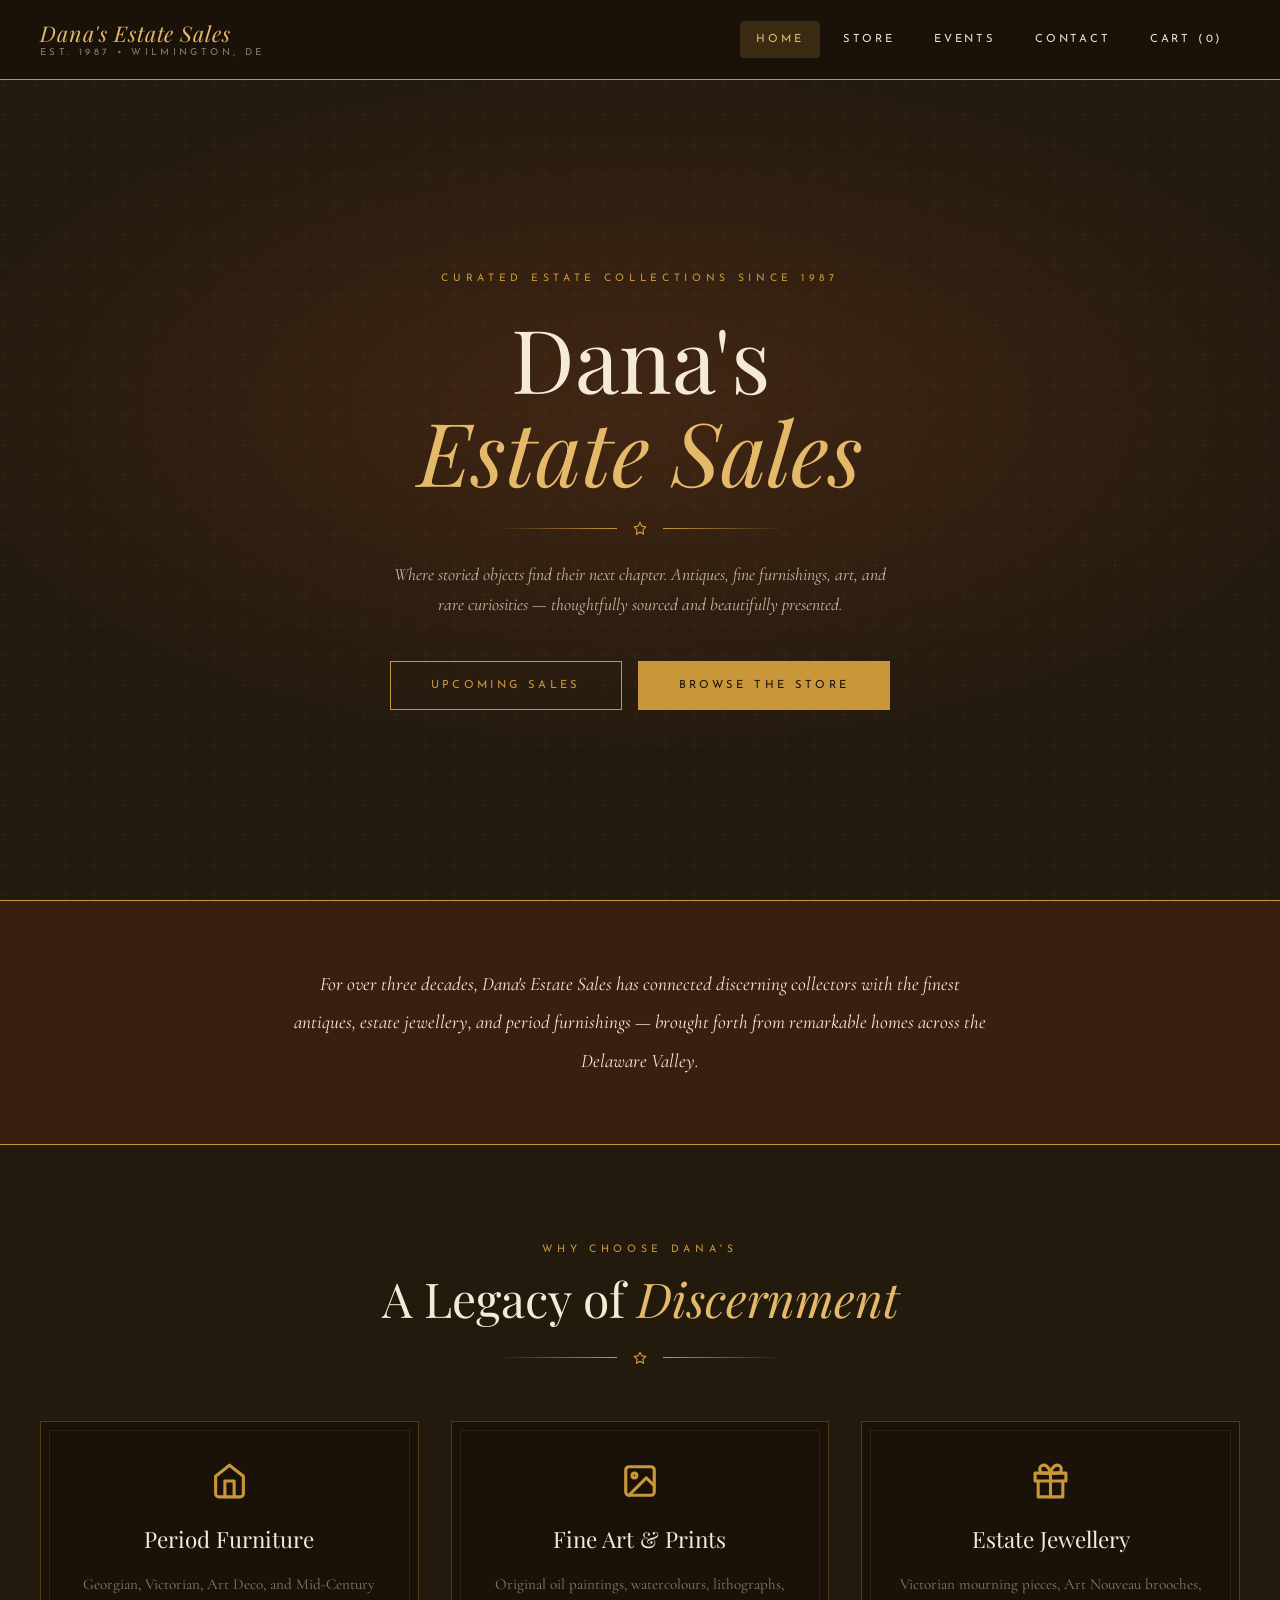
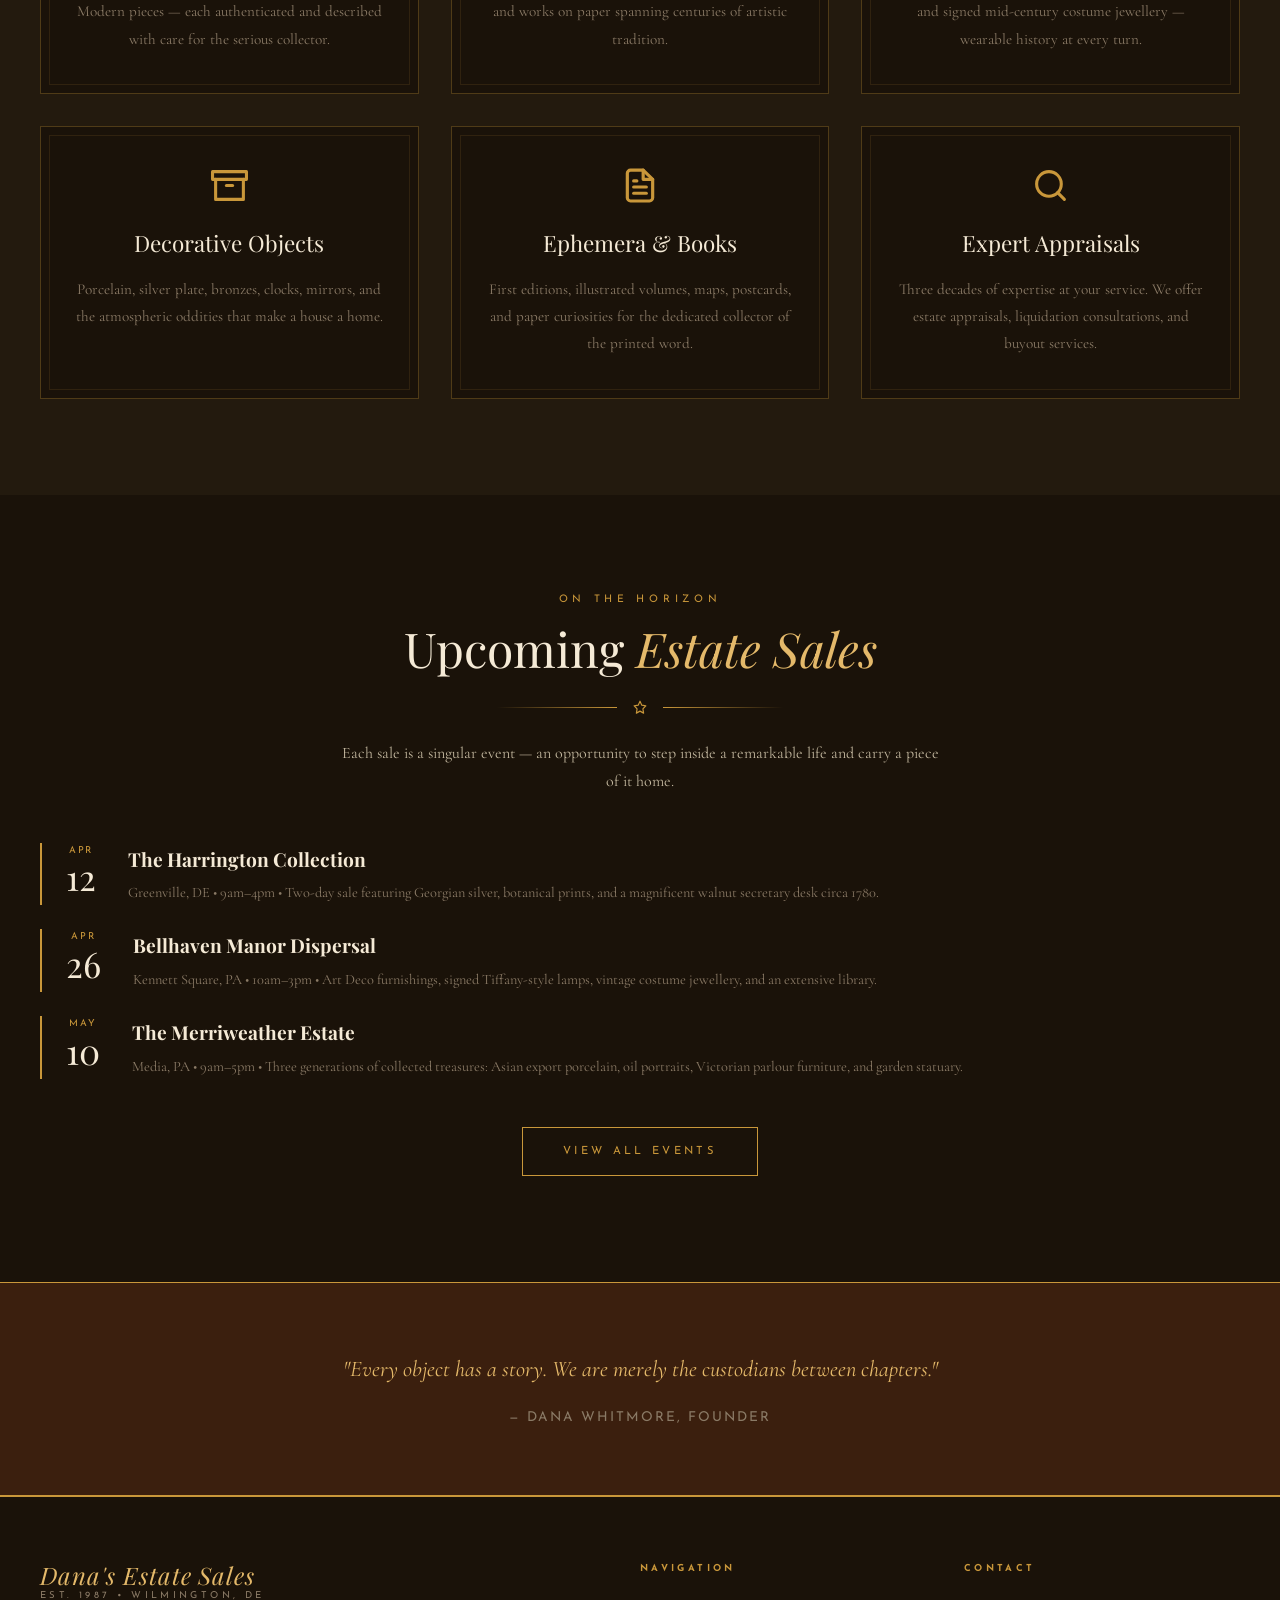
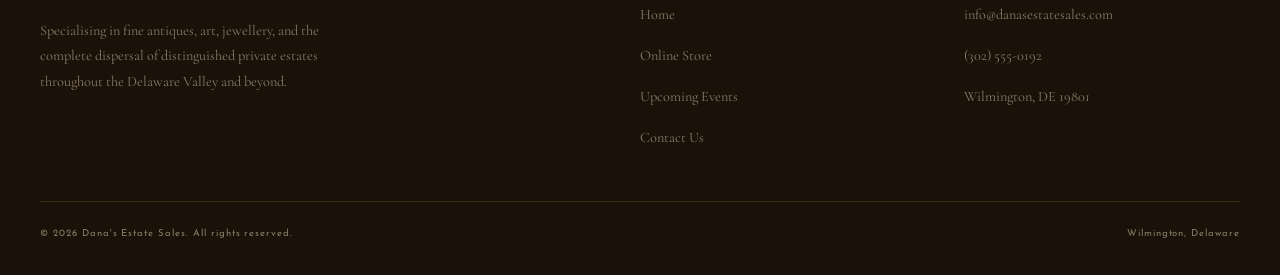
<file: index.html>
<!DOCTYPE html>
<html lang="en">
<head>
  <meta charset="UTF-8" />
  <meta name="viewport" content="width=device-width, initial-scale=1.0" />
  <title>Dana's Estate Sales — Curated Antiques & Fine Furnishings</title>
  <meta name="description" content="Dana's Estate Sales specialises in rare antiques, art deco furnishings, fine art, and estate collections. Browse our upcoming sales and curated online store." />
  <link rel="stylesheet" href="style.css" />
</head>
<body>

<!-- ===== NAVIGATION ===== -->
<nav>
  <div class="nav-inner">
    <a href="index.html" class="nav-logo">
      Dana's Estate Sales
      <span>Est. 1987 &bull; Wilmington, DE</span>
    </a>
    <button class="nav-toggle" aria-label="Toggle menu">
      <span></span><span></span><span></span>
    </button>
    <ul class="nav-links">
      <li><a href="index.html" class="active">Home</a></li>
      <li><a href="store.html">Store</a></li>
      <li><a href="events.html">Events</a></li>
      <li><a href="contact.html">Contact</a></li>
      <li><a href="cart.html">Cart (<span data-cart-count>0</span>)</a></li>
    </ul>
  </div>
</nav>

<!-- ===== HERO ===== -->
<div class="page">
  <section class="hero">
    <div class="hero-bg"></div>
    <div class="hero-inner">
      <p class="hero-eyebrow">Curated Estate Collections Since 1987</p>
      <h1>
        Dana's
        <em>Estate Sales</em>
      </h1>
      <div class="ornament"><span class="ornament-mark" aria-hidden="true"><img src="assets/icons/star.svg" alt="" width="14" height="14" /></span></div>
      <p class="hero-sub">Where storied objects find their next chapter. Antiques, fine furnishings, art, and rare curiosities — thoughtfully sourced and beautifully presented.</p>
      <div style="display:flex;gap:1rem;justify-content:center;flex-wrap:wrap;">
        <a href="events.html" class="btn">Upcoming Sales</a>
        <a href="store.html" class="btn btn-solid">Browse the Store</a>
      </div>
    </div>
  </section>

  <!-- ===== INTRO STRIP ===== -->
  <div class="intro-strip">
    <p>For over three decades, Dana's Estate Sales has connected discerning collectors with the finest antiques, estate jewellery, and period furnishings — brought forth from remarkable homes across the Delaware Valley.</p>
  </div>

  <!-- ===== FEATURES ===== -->
  <section class="features">
    <div class="container">
      <p class="section-label">Why Choose Dana's</p>
      <h2 class="section-title">A Legacy of <em>Discernment</em></h2>
      <div class="ornament"><span class="ornament-mark" aria-hidden="true"><img src="assets/icons/star.svg" alt="" width="14" height="14" /></span></div>
      <div class="features-grid">
        <div class="feature-card">
          <div class="feature-icon"><img src="assets/icons/home.svg" alt="" width="40" height="40" /></div>
          <h3>Period Furniture</h3>
          <p>Georgian, Victorian, Art Deco, and Mid-Century Modern pieces — each authenticated and described with care for the serious collector.</p>
        </div>
        <div class="feature-card">
          <div class="feature-icon"><img src="assets/icons/image.svg" alt="" width="40" height="40" /></div>
          <h3>Fine Art & Prints</h3>
          <p>Original oil paintings, watercolours, lithographs, and works on paper spanning centuries of artistic tradition.</p>
        </div>
        <div class="feature-card">
          <div class="feature-icon"><img src="assets/icons/gift.svg" alt="" width="40" height="40" /></div>
          <h3>Estate Jewellery</h3>
          <p>Victorian mourning pieces, Art Nouveau brooches, and signed mid-century costume jewellery — wearable history at every turn.</p>
        </div>
        <div class="feature-card">
          <div class="feature-icon"><img src="assets/icons/archive.svg" alt="" width="40" height="40" /></div>
          <h3>Decorative Objects</h3>
          <p>Porcelain, silver plate, bronzes, clocks, mirrors, and the atmospheric oddities that make a house a home.</p>
        </div>
        <div class="feature-card">
          <div class="feature-icon"><img src="assets/icons/file-text.svg" alt="" width="40" height="40" /></div>
          <h3>Ephemera & Books</h3>
          <p>First editions, illustrated volumes, maps, postcards, and paper curiosities for the dedicated collector of the printed word.</p>
        </div>
        <div class="feature-card">
          <div class="feature-icon"><img src="assets/icons/search.svg" alt="" width="40" height="40" /></div>
          <h3>Expert Appraisals</h3>
          <p>Three decades of expertise at your service. We offer estate appraisals, liquidation consultations, and buyout services.</p>
        </div>
      </div>
    </div>
  </section>

  <!-- ===== EVENTS TEASER ===== -->
  <section class="events-teaser">
    <div class="container">
      <p class="section-label">On the Horizon</p>
      <h2 class="section-title">Upcoming <em>Estate Sales</em></h2>
      <div class="ornament"><span class="ornament-mark" aria-hidden="true"><img src="assets/icons/star.svg" alt="" width="14" height="14" /></span></div>
      <p class="section-intro">Each sale is a singular event — an opportunity to step inside a remarkable life and carry a piece of it home.</p>
      <div class="event-teaser-list">
        <div class="event-teaser-item">
          <div class="event-date-badge">
            <div class="month">Apr</div>
            <div class="day">12</div>
          </div>
          <div class="event-info">
            <h4>The Harrington Collection</h4>
            <p>Greenville, DE &bull; 9am–4pm &bull; Two-day sale featuring Georgian silver, botanical prints, and a magnificent walnut secretary desk circa 1780.</p>
          </div>
        </div>
        <div class="event-teaser-item">
          <div class="event-date-badge">
            <div class="month">Apr</div>
            <div class="day">26</div>
          </div>
          <div class="event-info">
            <h4>Bellhaven Manor Dispersal</h4>
            <p>Kennett Square, PA &bull; 10am–3pm &bull; Art Deco furnishings, signed Tiffany-style lamps, vintage costume jewellery, and an extensive library.</p>
          </div>
        </div>
        <div class="event-teaser-item">
          <div class="event-date-badge">
            <div class="month">May</div>
            <div class="day">10</div>
          </div>
          <div class="event-info">
            <h4>The Merriweather Estate</h4>
            <p>Media, PA &bull; 9am–5pm &bull; Three generations of collected treasures: Asian export porcelain, oil portraits, Victorian parlour furniture, and garden statuary.</p>
          </div>
        </div>
      </div>
      <div class="events-teaser-footer">
        <a href="events.html" class="btn">View All Events</a>
      </div>
    </div>
  </section>

  <!-- ===== QUOTE BAND ===== -->
  <div class="intro-strip" style="background:var(--mahogany);">
    <p style="font-size:1.4rem;color:var(--gold-lt);">"Every object has a story. We are merely the custodians between chapters."</p>
    <p style="font-size:.85rem;margin-top:.75rem;color:var(--warm-gray);font-style:normal;letter-spacing:.15em;font-family:'Josefin Sans',sans-serif;text-transform:uppercase;">— Dana Whitmore, Founder</p>
  </div>

</div><!-- /.page -->

<!-- ===== FOOTER ===== -->
<footer>
  <div class="footer-inner">
    <div class="footer-brand">
      <div class="nav-logo">Dana's Estate Sales <span>Est. 1987 &bull; Wilmington, DE</span></div>
      <p>Specialising in fine antiques, art, jewellery, and the complete dispersal of distinguished private estates throughout the Delaware Valley and beyond.</p>
    </div>
    <div class="footer-col">
      <h4>Navigation</h4>
      <ul>
        <li><a href="index.html">Home</a></li>
        <li><a href="store.html">Online Store</a></li>
        <li><a href="events.html">Upcoming Events</a></li>
        <li><a href="contact.html">Contact Us</a></li>
      </ul>
    </div>
    <div class="footer-col">
      <h4>Contact</h4>
      <ul>
        <li><a href="mailto:info@danasestatesales.com">info@danasestatesales.com</a></li>
        <li><a href="tel:+13025550192">(302) 555-0192</a></li>
        <li><a href="contact.html">Wilmington, DE 19801</a></li>
      </ul>
    </div>
  </div>
  <div class="footer-bottom">
    <span>© 2026 Dana's Estate Sales. All rights reserved.</span>
    <span>Wilmington, Delaware</span>
  </div>
</footer>

<script src="main.js"></script>
</body>
</html>
</file>
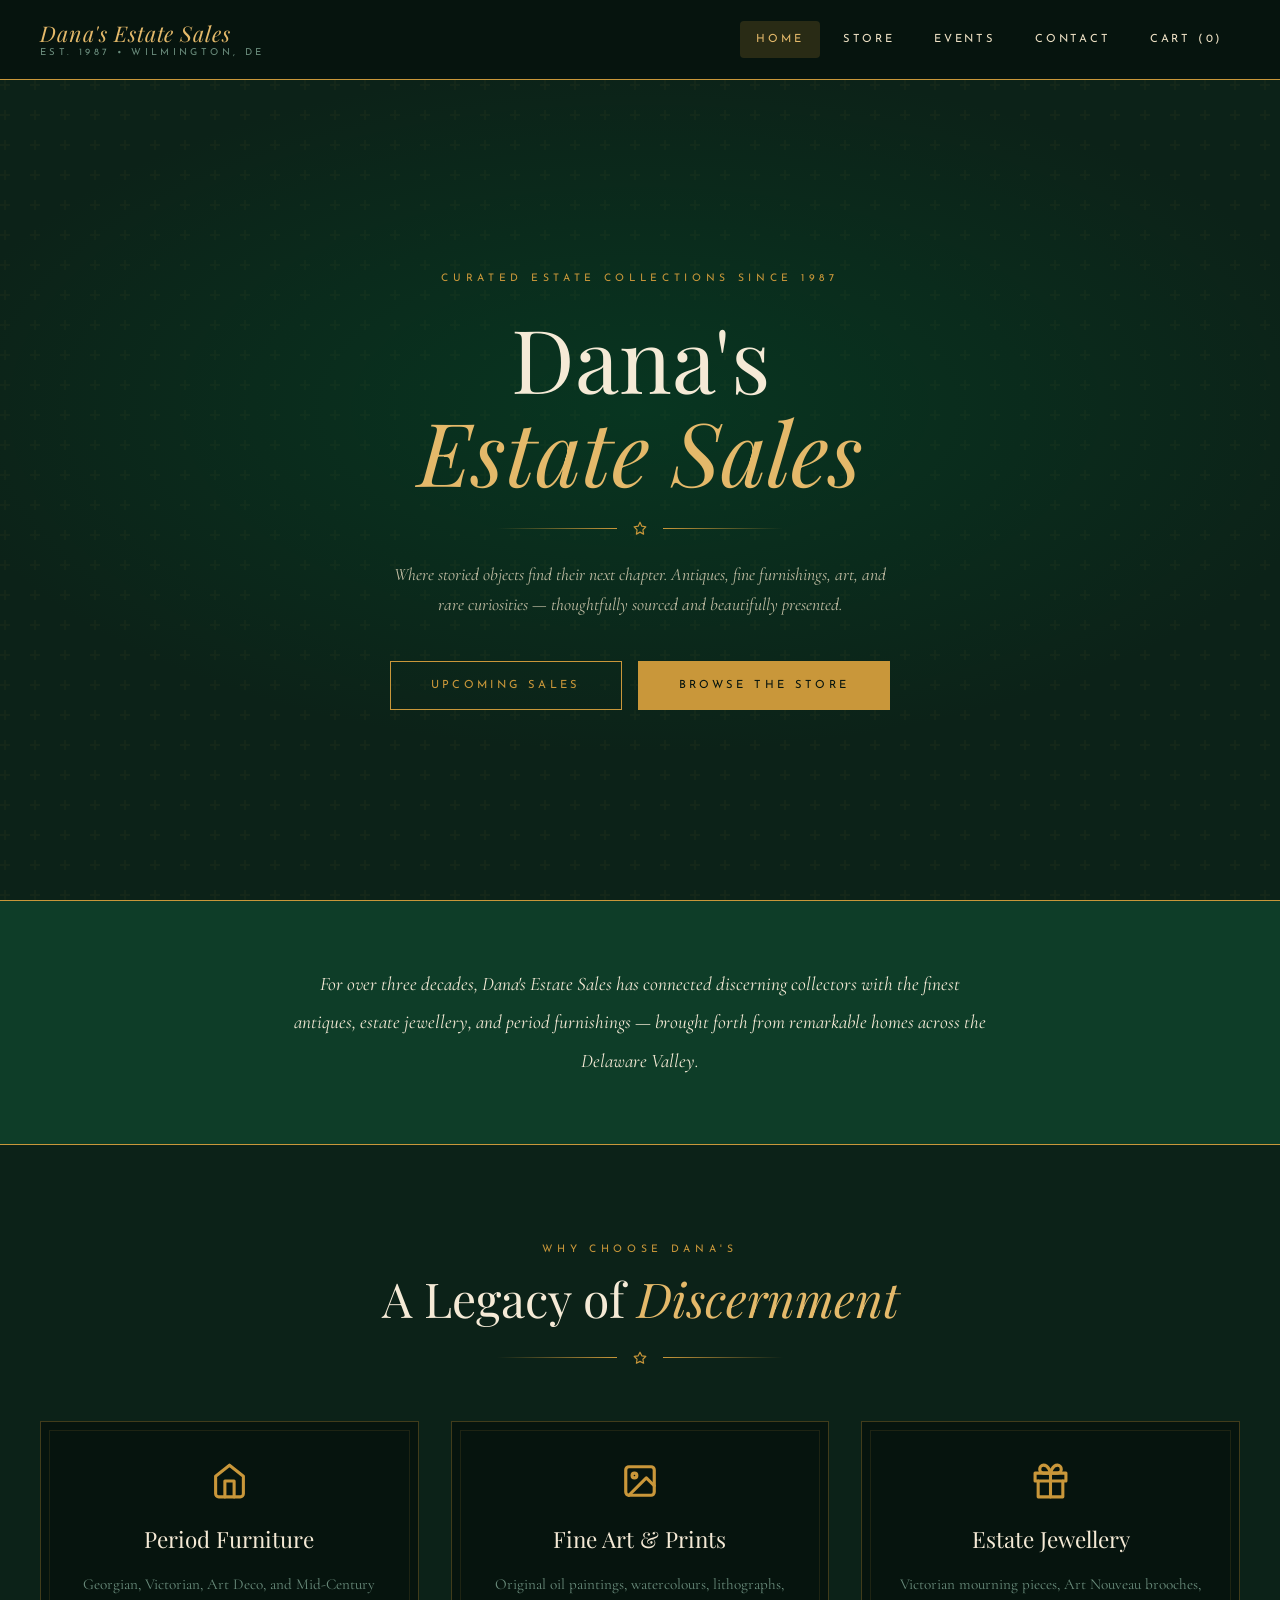
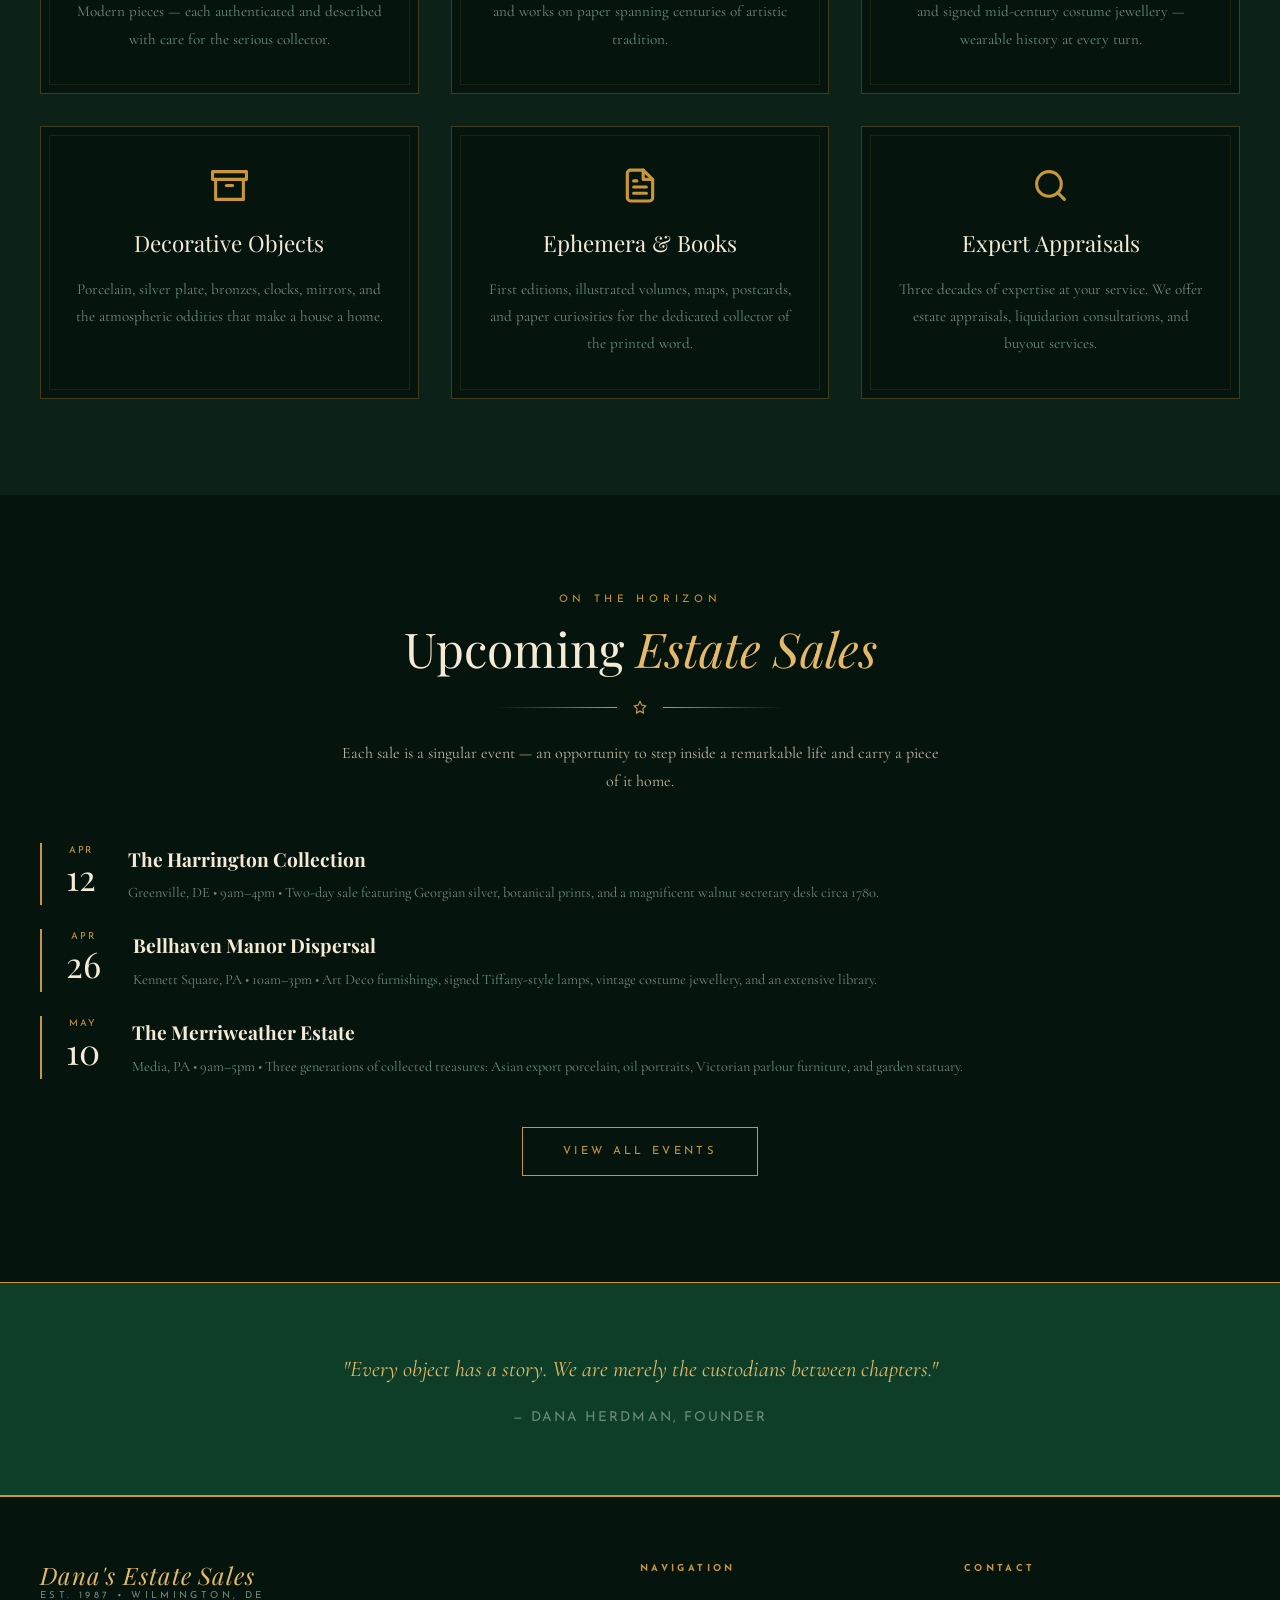
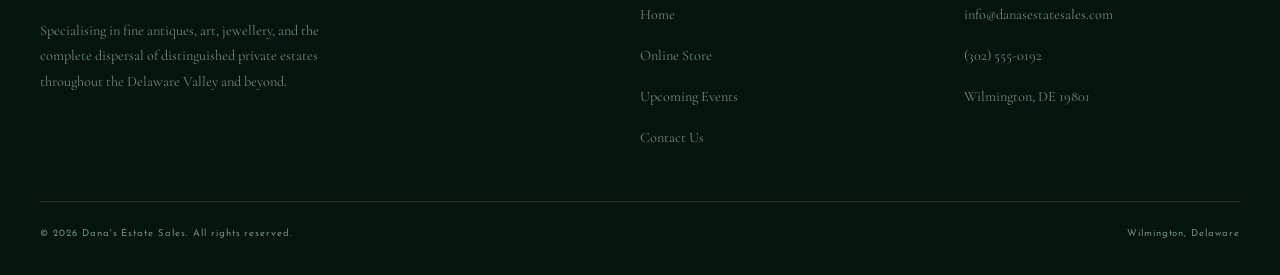
<file: public/index.html>
<!DOCTYPE html>
<html lang="en">
<head>
  <meta charset="UTF-8" />
  <meta name="viewport" content="width=device-width, initial-scale=1.0" />
  <title>Dana's Estate Sales — Curated Antiques & Fine Furnishings</title>
  <meta name="description" content="Dana's Estate Sales specialises in rare antiques, art deco furnishings, fine art, and estate collections. Browse our upcoming sales and curated online store." />
  <link rel="stylesheet" href="style.css" />
</head>
<body>

<!-- ===== NAVIGATION ===== -->
<nav>
  <div class="nav-inner">
    <button type="button" class="nav-menu-toggle" aria-label="Open navigation menu" aria-expanded="false">
      <span></span><span></span><span></span>
    </button>
    <a href="index.html" class="nav-logo">
      Dana's Estate Sales
      <span>Est. 1987 &bull; Wilmington, DE</span>
    </a>
    <a href="cart.html" class="nav-mobile-cart" aria-label="View shopping cart">
      <img src="assets/icons/shopping-cart.svg" alt="" width="24" height="24" class="nav-mobile-cart-icon" />
      <span class="nav-cart-badge" data-nav-cart-badge aria-hidden="true"></span>
    </a>
    <ul class="nav-links">
      <li><a href="index.html" class="active">Home</a></li>
      <li><a href="store.html">Store</a></li>
      <li><a href="events.html">Events</a></li>
      <li><a href="contact.html">Contact</a></li>
      <li class="nav-item-cart"><a href="cart.html">Cart (<span data-cart-count>0</span>)</a></li>
    </ul>
  </div>
</nav>

<!-- ===== HERO ===== -->
<div class="page">
  <section class="hero">
    <div class="hero-bg"></div>
    <div class="hero-inner">
      <p class="hero-eyebrow">Curated Estate Collections Since 1987</p>
      <h1>
        Dana's
        <em>Estate Sales</em>
      </h1>
      <div class="ornament"><span class="ornament-mark" aria-hidden="true"><img src="assets/icons/star.svg" alt="" width="14" height="14" /></span></div>
      <p class="hero-sub">Where storied objects find their next chapter. Antiques, fine furnishings, art, and rare curiosities — thoughtfully sourced and beautifully presented.</p>
      <div style="display:flex;gap:1rem;justify-content:center;flex-wrap:wrap;">
        <a href="events.html" class="btn">Upcoming Sales</a>
        <a href="store.html" class="btn btn-solid">Browse the Store</a>
      </div>
    </div>
  </section>

  <!-- ===== INTRO STRIP ===== -->
  <div class="intro-strip">
    <p>For over three decades, Dana's Estate Sales has connected discerning collectors with the finest antiques, estate jewellery, and period furnishings — brought forth from remarkable homes across the Delaware Valley.</p>
  </div>

  <!-- ===== FEATURES ===== -->
  <section class="features">
    <div class="container">
      <p class="section-label">Why Choose Dana's</p>
      <h2 class="section-title">A Legacy of <em>Discernment</em></h2>
      <div class="ornament"><span class="ornament-mark" aria-hidden="true"><img src="assets/icons/star.svg" alt="" width="14" height="14" /></span></div>
      <div class="features-grid">
        <div class="feature-card">
          <div class="feature-icon"><img src="assets/icons/home.svg" alt="" width="40" height="40" /></div>
          <h3>Period Furniture</h3>
          <p>Georgian, Victorian, Art Deco, and Mid-Century Modern pieces — each authenticated and described with care for the serious collector.</p>
        </div>
        <div class="feature-card">
          <div class="feature-icon"><img src="assets/icons/image.svg" alt="" width="40" height="40" /></div>
          <h3>Fine Art & Prints</h3>
          <p>Original oil paintings, watercolours, lithographs, and works on paper spanning centuries of artistic tradition.</p>
        </div>
        <div class="feature-card">
          <div class="feature-icon"><img src="assets/icons/gift.svg" alt="" width="40" height="40" /></div>
          <h3>Estate Jewellery</h3>
          <p>Victorian mourning pieces, Art Nouveau brooches, and signed mid-century costume jewellery — wearable history at every turn.</p>
        </div>
        <div class="feature-card">
          <div class="feature-icon"><img src="assets/icons/archive.svg" alt="" width="40" height="40" /></div>
          <h3>Decorative Objects</h3>
          <p>Porcelain, silver plate, bronzes, clocks, mirrors, and the atmospheric oddities that make a house a home.</p>
        </div>
        <div class="feature-card">
          <div class="feature-icon"><img src="assets/icons/file-text.svg" alt="" width="40" height="40" /></div>
          <h3>Ephemera & Books</h3>
          <p>First editions, illustrated volumes, maps, postcards, and paper curiosities for the dedicated collector of the printed word.</p>
        </div>
        <div class="feature-card">
          <div class="feature-icon"><img src="assets/icons/search.svg" alt="" width="40" height="40" /></div>
          <h3>Expert Appraisals</h3>
          <p>Three decades of expertise at your service. We offer estate appraisals, liquidation consultations, and buyout services.</p>
        </div>
      </div>
    </div>
  </section>

  <!-- ===== EVENTS TEASER ===== -->
  <section class="events-teaser">
    <div class="container">
      <p class="section-label">On the Horizon</p>
      <h2 class="section-title">Upcoming <em>Estate Sales</em></h2>
      <div class="ornament"><span class="ornament-mark" aria-hidden="true"><img src="assets/icons/star.svg" alt="" width="14" height="14" /></span></div>
      <p class="section-intro">Each sale is a singular event — an opportunity to step inside a remarkable life and carry a piece of it home.</p>
      <div class="event-teaser-list">
        <div class="event-teaser-item">
          <div class="event-date-badge">
            <div class="month">Apr</div>
            <div class="day">12</div>
          </div>
          <div class="event-info">
            <h4>The Harrington Collection</h4>
            <p>Greenville, DE &bull; 9am–4pm &bull; Two-day sale featuring Georgian silver, botanical prints, and a magnificent walnut secretary desk circa 1780.</p>
          </div>
        </div>
        <div class="event-teaser-item">
          <div class="event-date-badge">
            <div class="month">Apr</div>
            <div class="day">26</div>
          </div>
          <div class="event-info">
            <h4>Bellhaven Manor Dispersal</h4>
            <p>Kennett Square, PA &bull; 10am–3pm &bull; Art Deco furnishings, signed Tiffany-style lamps, vintage costume jewellery, and an extensive library.</p>
          </div>
        </div>
        <div class="event-teaser-item">
          <div class="event-date-badge">
            <div class="month">May</div>
            <div class="day">10</div>
          </div>
          <div class="event-info">
            <h4>The Merriweather Estate</h4>
            <p>Media, PA &bull; 9am–5pm &bull; Three generations of collected treasures: Asian export porcelain, oil portraits, Victorian parlour furniture, and garden statuary.</p>
          </div>
        </div>
      </div>
      <div class="events-teaser-footer">
        <a href="events.html" class="btn">View All Events</a>
      </div>
    </div>
  </section>

  <!-- ===== QUOTE BAND ===== -->
  <div class="intro-strip" style="background:var(--mahogany);">
    <p style="font-size:1.4rem;color:var(--gold-lt);">"Every object has a story. We are merely the custodians between chapters."</p>
    <p style="font-size:.85rem;margin-top:.75rem;color:var(--warm-gray);font-style:normal;letter-spacing:.15em;font-family:'Josefin Sans',sans-serif;text-transform:uppercase;">— Dana Herdman, Founder</p>
  </div>

</div><!-- /.page -->

<!-- ===== FOOTER ===== -->
<footer>
  <div class="footer-inner">
    <div class="footer-brand">
      <div class="nav-logo">Dana's Estate Sales <span>Est. 1987 &bull; Wilmington, DE</span></div>
      <p>Specialising in fine antiques, art, jewellery, and the complete dispersal of distinguished private estates throughout the Delaware Valley and beyond.</p>
    </div>
    <div class="footer-col">
      <h4>Navigation</h4>
      <ul>
        <li><a href="index.html">Home</a></li>
        <li><a href="store.html">Online Store</a></li>
        <li><a href="events.html">Upcoming Events</a></li>
        <li><a href="contact.html">Contact Us</a></li>
      </ul>
    </div>
    <div class="footer-col">
      <h4>Contact</h4>
      <ul>
        <li><a href="mailto:info@danasestatesales.com">info@danasestatesales.com</a></li>
        <li><a href="tel:+13025550192">(302) 555-0192</a></li>
        <li><a href="contact.html">Wilmington, DE 19801</a></li>
      </ul>
    </div>
  </div>
  <div class="footer-bottom">
    <span>© 2026 Dana's Estate Sales. All rights reserved.</span>
    <span>Wilmington, Delaware</span>
  </div>
</footer>

<script src="main.js"></script>
</body>
</html>
</file>
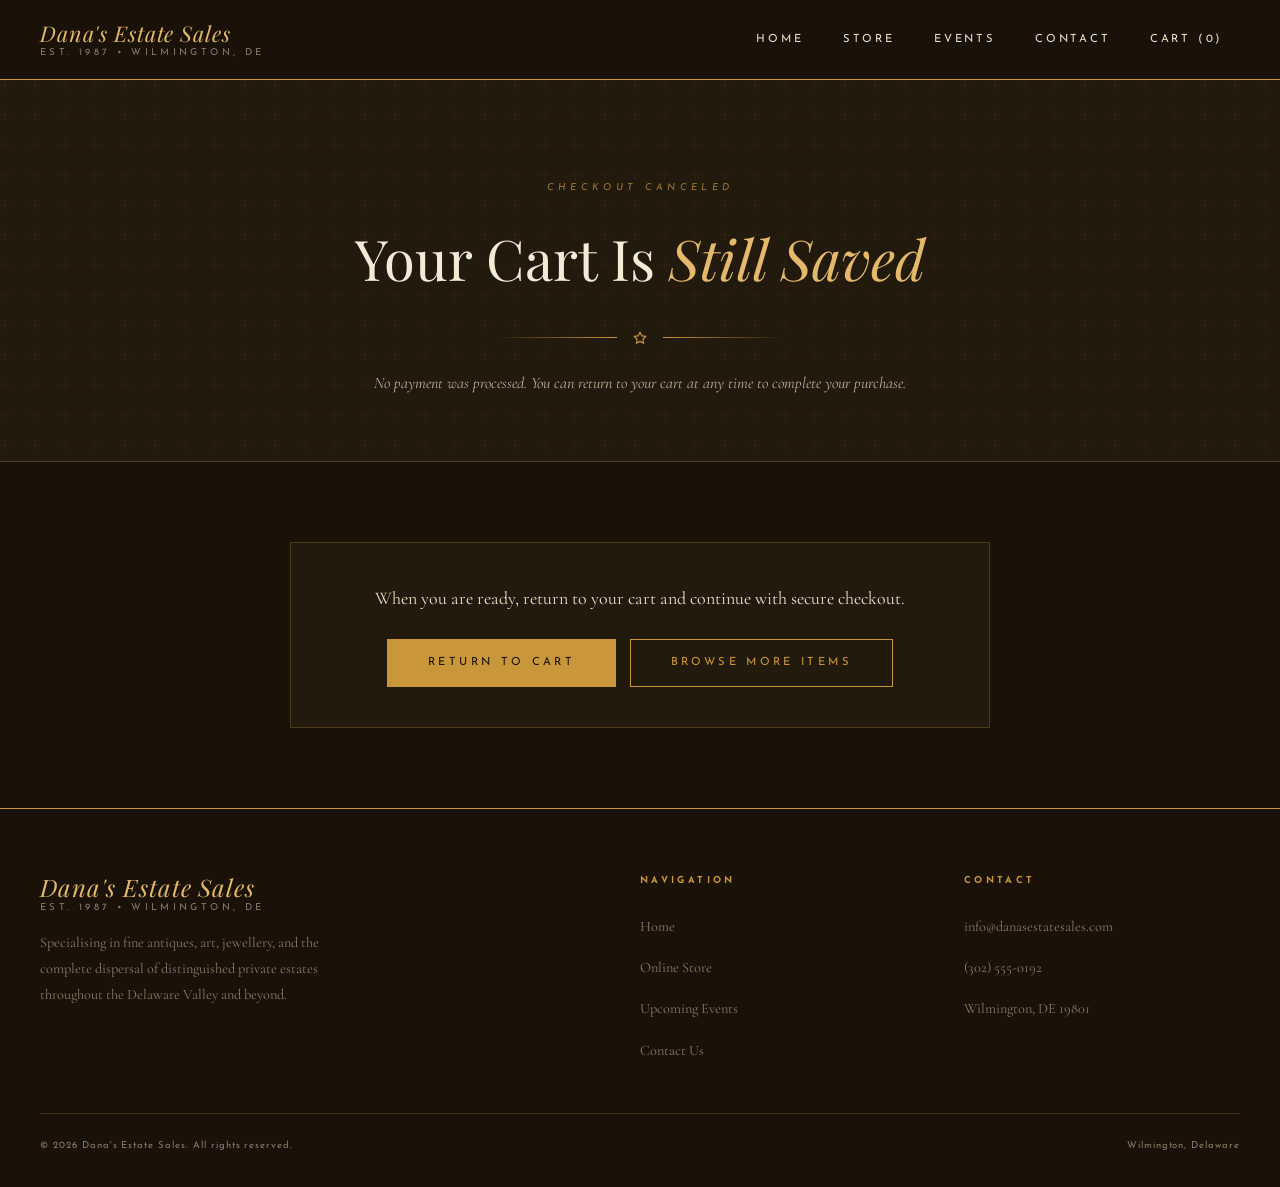
<file: cancel.html>
<!DOCTYPE html>
<html lang="en">
<head>
  <meta charset="UTF-8" />
  <meta name="viewport" content="width=device-width, initial-scale=1.0" />
  <title>Checkout Canceled — Dana's Estate Sales</title>
  <meta name="description" content="Your checkout was canceled. Your cart has been saved." />
  <link rel="stylesheet" href="style.css" />
</head>
<body>

<nav>
  <div class="nav-inner">
    <a href="index.html" class="nav-logo">
      Dana's Estate Sales
      <span>Est. 1987 &bull; Wilmington, DE</span>
    </a>
    <button class="nav-toggle" aria-label="Toggle menu">
      <span></span><span></span><span></span>
    </button>
    <ul class="nav-links">
      <li><a href="index.html">Home</a></li>
      <li><a href="store.html">Store</a></li>
      <li><a href="events.html">Events</a></li>
      <li><a href="contact.html">Contact</a></li>
      <li><a href="cart.html">Cart (<span data-cart-count>0</span>)</a></li>
    </ul>
  </div>
</nav>

<div class="page">
  <div class="page-hero">
    <p class="eyebrow">Checkout Canceled</p>
    <h1>Your Cart Is <em>Still Saved</em></h1>
    <div class="ornament" style="position:relative;"><span class="ornament-mark" aria-hidden="true"><img src="assets/icons/star.svg" alt="" width="14" height="14" /></span></div>
    <p>No payment was processed. You can return to your cart at any time to complete your purchase.</p>
  </div>

  <section class="checkout-status-section">
    <div class="container checkout-status-card">
      <p>When you are ready, return to your cart and continue with secure checkout.</p>
      <div class="checkout-status-actions">
        <a href="cart.html" class="btn btn-solid">Return to Cart</a>
        <a href="store.html" class="btn">Browse More Items</a>
      </div>
    </div>
  </section>
</div>

<footer>
  <div class="footer-inner">
    <div class="footer-brand">
      <div class="nav-logo">Dana's Estate Sales <span>Est. 1987 &bull; Wilmington, DE</span></div>
      <p>Specialising in fine antiques, art, jewellery, and the complete dispersal of distinguished private estates throughout the Delaware Valley and beyond.</p>
    </div>
    <div class="footer-col">
      <h4>Navigation</h4>
      <ul>
        <li><a href="index.html">Home</a></li>
        <li><a href="store.html">Online Store</a></li>
        <li><a href="events.html">Upcoming Events</a></li>
        <li><a href="contact.html">Contact Us</a></li>
      </ul>
    </div>
    <div class="footer-col">
      <h4>Contact</h4>
      <ul>
        <li><a href="mailto:info@danasestatesales.com">info@danasestatesales.com</a></li>
        <li><a href="tel:+13025550192">(302) 555-0192</a></li>
        <li><a href="contact.html">Wilmington, DE 19801</a></li>
      </ul>
    </div>
  </div>
  <div class="footer-bottom">
    <span>© 2026 Dana's Estate Sales. All rights reserved.</span>
    <span>Wilmington, Delaware</span>
  </div>
</footer>

<script src="main.js"></script>
</body>
</html>
</file>
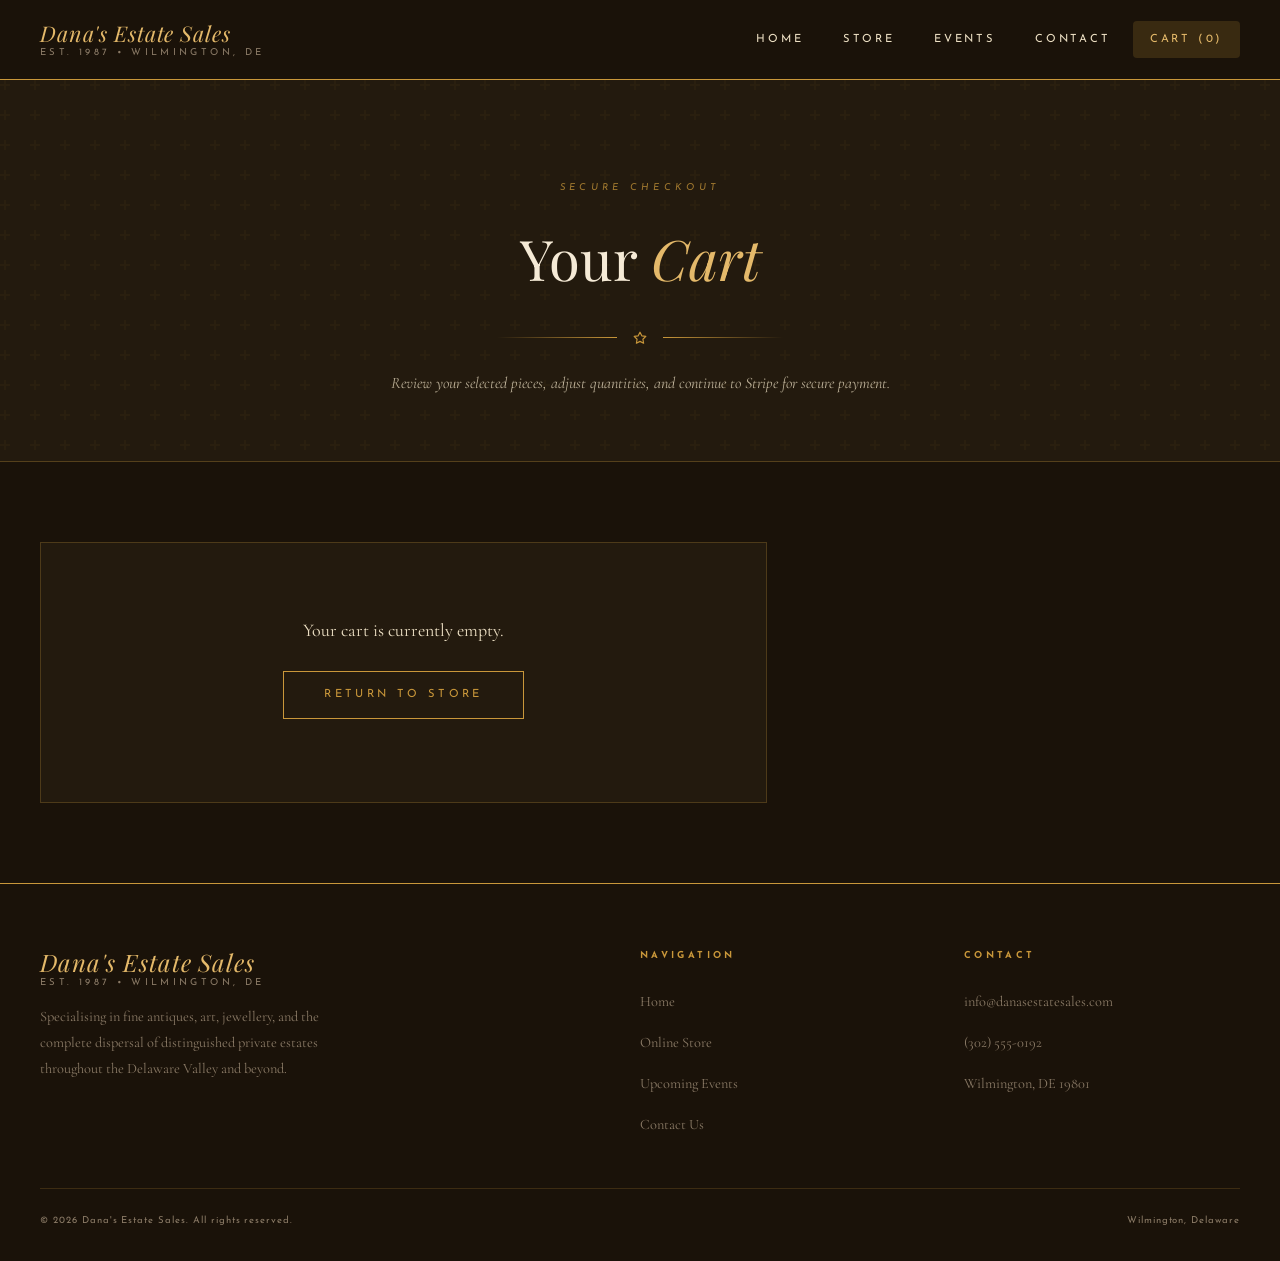
<file: cart.html>
<!DOCTYPE html>
<html lang="en">
<head>
  <meta charset="UTF-8" />
  <meta name="viewport" content="width=device-width, initial-scale=1.0" />
  <title>Your Cart — Dana's Estate Sales</title>
  <meta name="description" content="Review your selected estate items and proceed to secure Stripe checkout." />
  <link rel="stylesheet" href="style.css" />
</head>
<body>

<nav>
  <div class="nav-inner">
    <a href="index.html" class="nav-logo">
      Dana's Estate Sales
      <span>Est. 1987 &bull; Wilmington, DE</span>
    </a>
    <button class="nav-toggle" aria-label="Toggle menu">
      <span></span><span></span><span></span>
    </button>
    <ul class="nav-links">
      <li><a href="index.html">Home</a></li>
      <li><a href="store.html">Store</a></li>
      <li><a href="events.html">Events</a></li>
      <li><a href="contact.html">Contact</a></li>
      <li><a href="cart.html" class="active">Cart (<span data-cart-count>0</span>)</a></li>
    </ul>
  </div>
</nav>

<div class="page" data-cart-page>
  <div class="page-hero">
    <p class="eyebrow">Secure Checkout</p>
    <h1>Your <em>Cart</em></h1>
    <div class="ornament" style="position:relative;"><span class="ornament-mark" aria-hidden="true"><img src="assets/icons/star.svg" alt="" width="14" height="14" /></span></div>
    <p>Review your selected pieces, adjust quantities, and continue to Stripe for secure payment.</p>
  </div>

  <section class="cart-section">
    <div class="container cart-layout">
      <div class="cart-main">
        <div class="cart-empty-state" data-cart-empty>
          <p>Your cart is currently empty.</p>
          <a href="store.html" class="btn">Return to Store</a>
        </div>
        <div class="cart-items" data-cart-items></div>
      </div>
      <aside class="cart-summary" data-cart-summary hidden>
        <h2>Order Summary</h2>
        <div class="cart-total-row">
          <span>Total</span>
          <strong data-cart-total>$0.00</strong>
        </div>
        <button type="button" class="btn btn-solid cart-checkout-btn" data-cart-checkout>
          Proceed to Secure Checkout
        </button>
        <button type="button" class="text-link cart-clear-btn" data-cart-clear>Clear cart</button>
        <p class="cart-status" data-cart-status aria-live="polite"></p>
      </aside>
    </div>
  </section>
</div>

<footer>
  <div class="footer-inner">
    <div class="footer-brand">
      <div class="nav-logo">Dana's Estate Sales <span>Est. 1987 &bull; Wilmington, DE</span></div>
      <p>Specialising in fine antiques, art, jewellery, and the complete dispersal of distinguished private estates throughout the Delaware Valley and beyond.</p>
    </div>
    <div class="footer-col">
      <h4>Navigation</h4>
      <ul>
        <li><a href="index.html">Home</a></li>
        <li><a href="store.html">Online Store</a></li>
        <li><a href="events.html">Upcoming Events</a></li>
        <li><a href="contact.html">Contact Us</a></li>
      </ul>
    </div>
    <div class="footer-col">
      <h4>Contact</h4>
      <ul>
        <li><a href="mailto:info@danasestatesales.com">info@danasestatesales.com</a></li>
        <li><a href="tel:+13025550192">(302) 555-0192</a></li>
        <li><a href="contact.html">Wilmington, DE 19801</a></li>
      </ul>
    </div>
  </div>
  <div class="footer-bottom">
    <span>© 2026 Dana's Estate Sales. All rights reserved.</span>
    <span>Wilmington, Delaware</span>
  </div>
</footer>

<script src="main.js"></script>
</body>
</html>
</file>
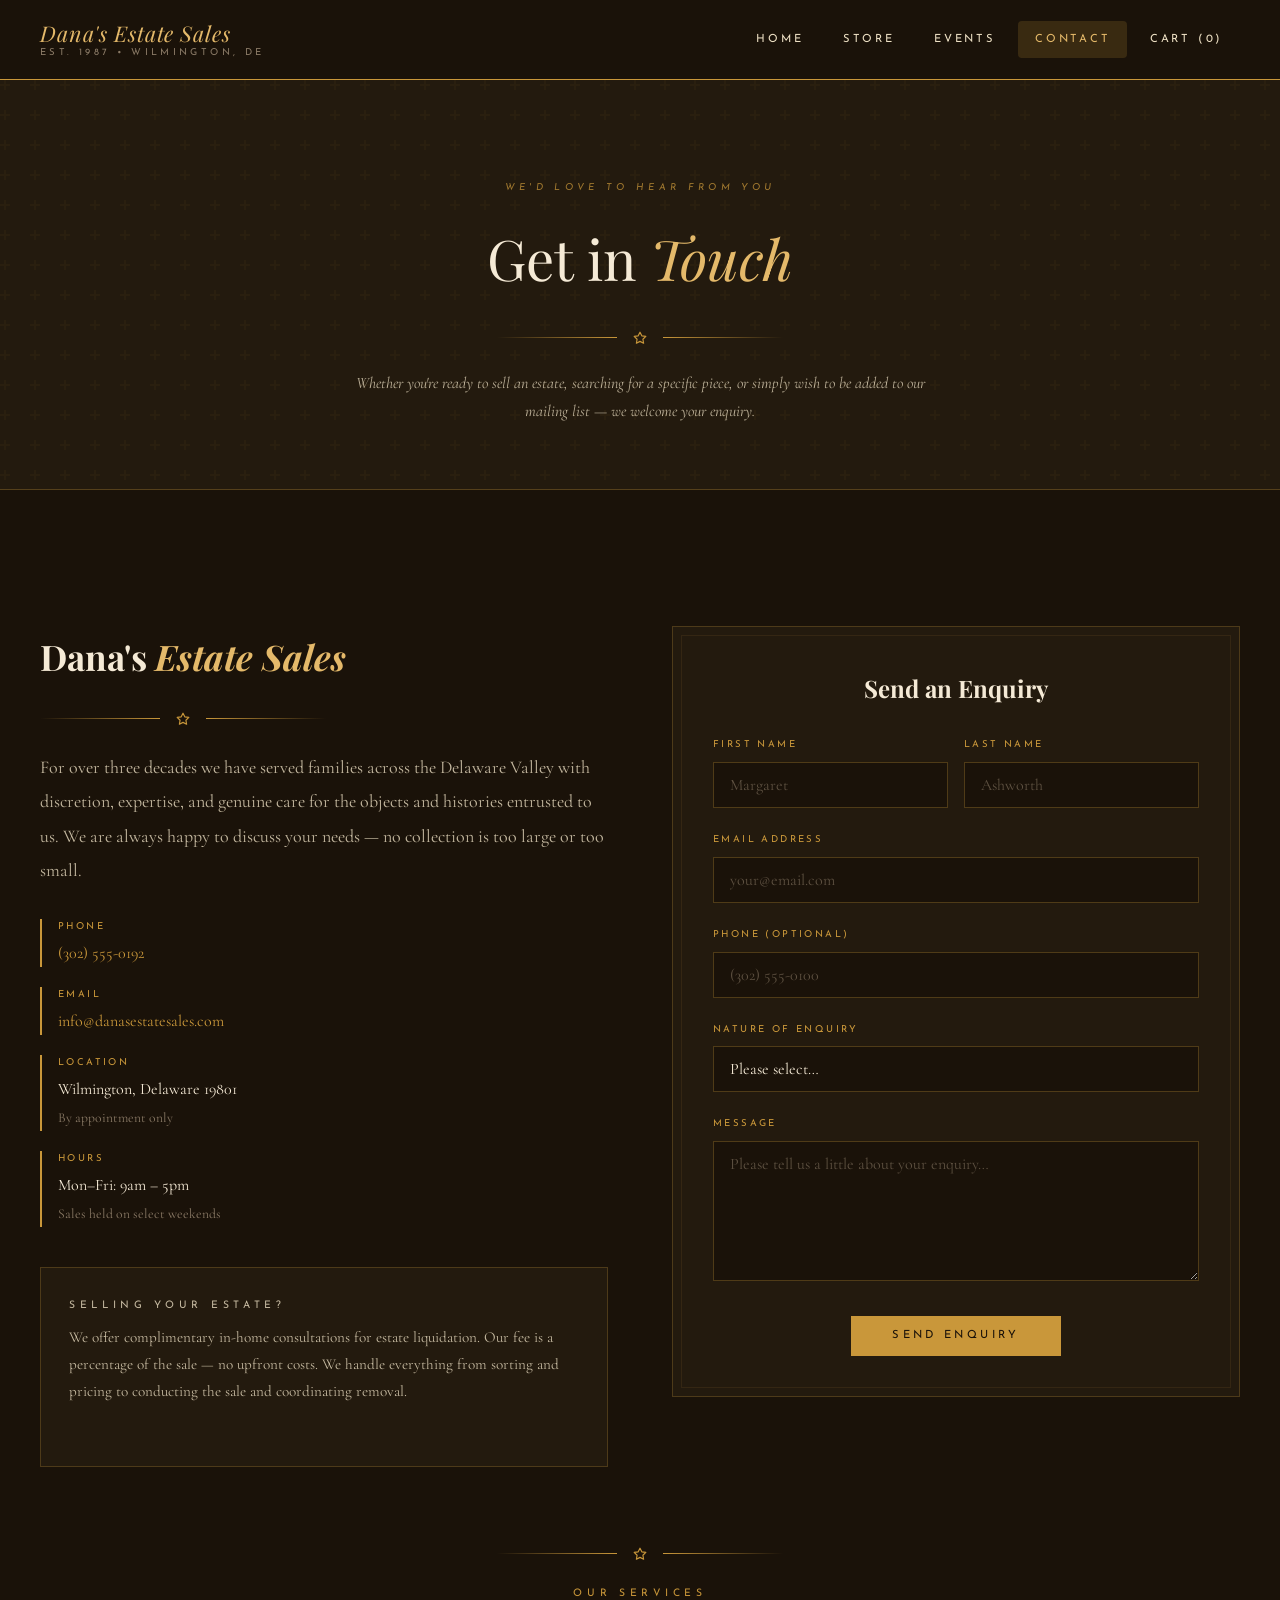
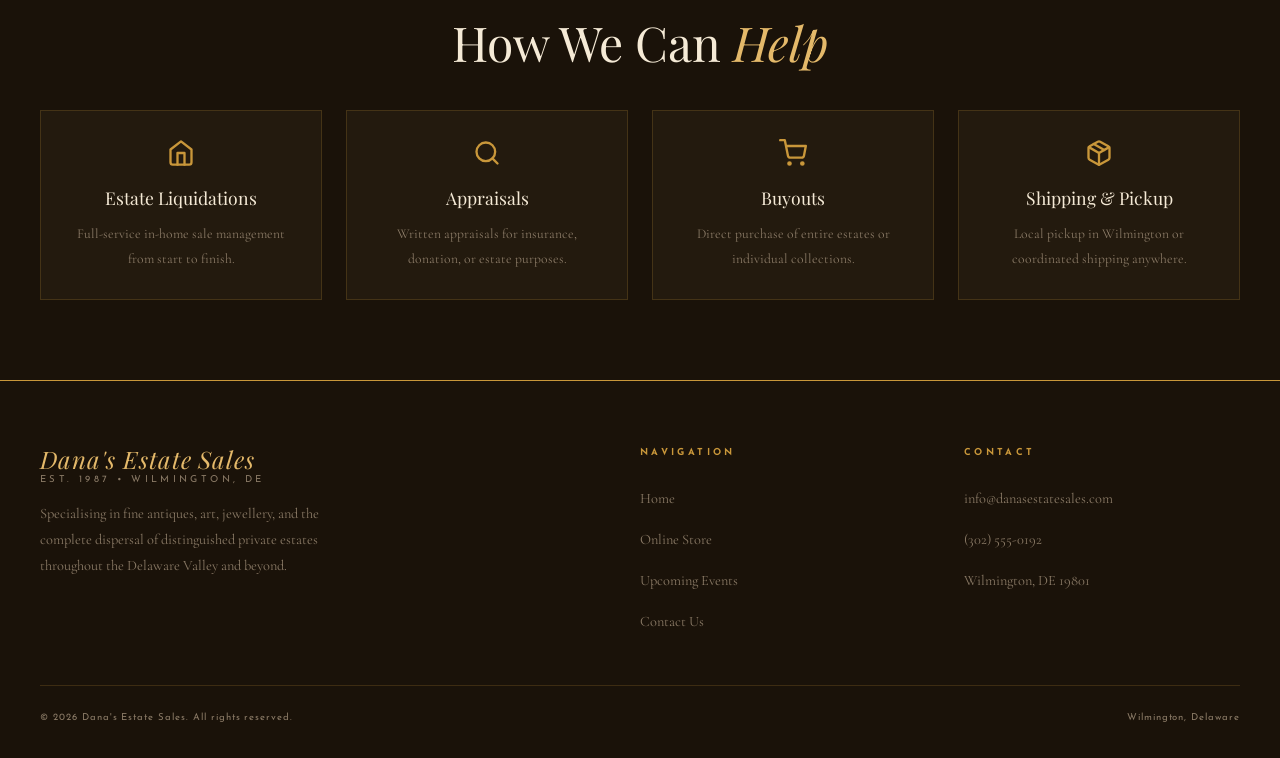
<file: contact.html>
<!DOCTYPE html>
<html lang="en">
<head>
  <meta charset="UTF-8" />
  <meta name="viewport" content="width=device-width, initial-scale=1.0" />
  <title>Contact — Dana's Estate Sales</title>
  <meta name="description" content="Contact Dana's Estate Sales for estate appraisals, sale inquiries, item purchases, or to join our mailing list." />
  <link rel="stylesheet" href="style.css" />
</head>
<body>

<nav>
  <div class="nav-inner">
    <a href="index.html" class="nav-logo">
      Dana's Estate Sales
      <span>Est. 1987 &bull; Wilmington, DE</span>
    </a>
    <button class="nav-toggle" aria-label="Toggle menu">
      <span></span><span></span><span></span>
    </button>
    <ul class="nav-links">
      <li><a href="index.html">Home</a></li>
      <li><a href="store.html">Store</a></li>
      <li><a href="events.html">Events</a></li>
      <li><a href="contact.html" class="active">Contact</a></li>
      <li><a href="cart.html">Cart (<span data-cart-count>0</span>)</a></li>
    </ul>
  </div>
</nav>

<div class="page">

  <div class="page-hero">
    <p class="eyebrow">We'd Love to Hear From You</p>
    <h1>Get in <em>Touch</em></h1>
    <div class="ornament" style="position:relative;"><span class="ornament-mark" aria-hidden="true"><img src="assets/icons/star.svg" alt="" width="14" height="14" /></span></div>
    <p>Whether you're ready to sell an estate, searching for a specific piece, or simply wish to be added to our mailing list — we welcome your enquiry.</p>
  </div>

  <section style="background:var(--ink);padding:5rem 2rem;">
    <div class="container">
      <div class="contact-wrap">

        <div class="contact-info">
          <h2>Dana's <em style="font-style:italic;color:var(--gold-lt);">Estate Sales</em></h2>
          <div class="ornament" style="justify-content:flex-start;"><span class="ornament-mark" aria-hidden="true"><img src="assets/icons/star.svg" alt="" width="14" height="14" /></span></div>
          <p>For over three decades we have served families across the Delaware Valley with discretion, expertise, and genuine care for the objects and histories entrusted to us. We are always happy to discuss your needs — no collection is too large or too small.</p>

          <div class="contact-detail">
            <div class="contact-detail-item">
              <div class="label">Phone</div>
              <div class="value"><a href="tel:+13025550192">(302) 555-0192</a></div>
            </div>
            <div class="contact-detail-item">
              <div class="label">Email</div>
              <div class="value"><a href="mailto:info@danasestatesales.com">info@danasestatesales.com</a></div>
            </div>
            <div class="contact-detail-item">
              <div class="label">Location</div>
              <div class="value">Wilmington, Delaware 19801<br><span style="font-size:.85rem;color:var(--warm-gray);">By appointment only</span></div>
            </div>
            <div class="contact-detail-item">
              <div class="label">Hours</div>
              <div class="value">Mon–Fri: 9am – 5pm<br><span style="font-size:.85rem;color:var(--warm-gray);">Sales held on select weekends</span></div>
            </div>
          </div>

          <div style="margin-top:2.5rem;padding:1.75rem;border:1px solid rgba(201,151,58,.25);background:var(--deep);">
            <p class="section-label" style="text-align:left;margin-bottom:.5rem;">Selling Your Estate?</p>
            <p style="font-size:.95rem;color:var(--parchment);line-height:1.8;">We offer complimentary in-home consultations for estate liquidation. Our fee is a percentage of the sale — no upfront costs. We handle everything from sorting and pricing to conducting the sale and coordinating removal.</p>
          </div>
        </div>

        <div class="contact-form-wrap">
          <h3 class="form-title">Send an Enquiry</h3>
          <form name="contact" method="POST" data-netlify="true">
            <input type="hidden" name="form-name" value="contact" />
            <div class="form-row">
              <div class="form-group">
                <label for="first-name">First Name</label>
                <input type="text" id="first-name" name="first_name" placeholder="Margaret" required />
              </div>
              <div class="form-group">
                <label for="last-name">Last Name</label>
                <input type="text" id="last-name" name="last_name" placeholder="Ashworth" required />
              </div>
            </div>
            <div class="form-group">
              <label for="email">Email Address</label>
              <input type="email" id="email" name="email" placeholder="your@email.com" required />
            </div>
            <div class="form-group">
              <label for="phone">Phone (Optional)</label>
              <input type="tel" id="phone" name="phone" placeholder="(302) 555-0100" />
            </div>
            <div class="form-group">
              <label for="subject">Nature of Enquiry</label>
              <select id="subject" name="subject">
                <option value="">Please select…</option>
                <option value="estate-consultation">Estate Liquidation Consultation</option>
                <option value="item-inquiry">Inquiry About a Specific Item</option>
                <option value="appraisal">Appraisal Services</option>
                <option value="mailing-list">Join the Mailing List</option>
                <option value="event-info">Event Information</option>
                <option value="other">Other</option>
              </select>
            </div>
            <div class="form-group">
              <label for="message">Message</label>
              <textarea id="message" name="message" placeholder="Please tell us a little about your enquiry…" required></textarea>
            </div>
            <div class="form-submit">
              <button type="submit" class="btn btn-solid">Send Enquiry</button>
            </div>
          </form>
        </div>

      </div>

      <!-- Services strip -->
      <div style="margin-top:5rem;">
        <div class="ornament"><span class="ornament-mark" aria-hidden="true"><img src="assets/icons/star.svg" alt="" width="14" height="14" /></span></div>
        <p class="section-label">Our Services</p>
        <h2 class="section-title" style="margin-bottom:2.5rem;">How We Can <em>Help</em></h2>
        <div style="display:grid;grid-template-columns:repeat(auto-fit,minmax(240px,1fr));gap:1.5rem;">
          <div style="padding:1.75rem;border:1px solid rgba(201,151,58,.2);background:var(--deep);text-align:center;">
            <div class="contact-service-icon"><img src="assets/icons/home.svg" alt="" width="28" height="28" /></div>
            <h4 style="font-family:var(--font-display);font-size:1.1rem;color:var(--cream);margin-bottom:.5rem;font-weight:400;">Estate Liquidations</h4>
            <p style="font-size:.85rem;color:var(--warm-gray);line-height:1.8;">Full-service in-home sale management from start to finish.</p>
          </div>
          <div style="padding:1.75rem;border:1px solid rgba(201,151,58,.2);background:var(--deep);text-align:center;">
            <div class="contact-service-icon"><img src="assets/icons/search.svg" alt="" width="28" height="28" /></div>
            <h4 style="font-family:var(--font-display);font-size:1.1rem;color:var(--cream);margin-bottom:.5rem;font-weight:400;">Appraisals</h4>
            <p style="font-size:.85rem;color:var(--warm-gray);line-height:1.8;">Written appraisals for insurance, donation, or estate purposes.</p>
          </div>
          <div style="padding:1.75rem;border:1px solid rgba(201,151,58,.2);background:var(--deep);text-align:center;">
            <div class="contact-service-icon"><img src="assets/icons/shopping-cart.svg" alt="" width="28" height="28" /></div>
            <h4 style="font-family:var(--font-display);font-size:1.1rem;color:var(--cream);margin-bottom:.5rem;font-weight:400;">Buyouts</h4>
            <p style="font-size:.85rem;color:var(--warm-gray);line-height:1.8;">Direct purchase of entire estates or individual collections.</p>
          </div>
          <div style="padding:1.75rem;border:1px solid rgba(201,151,58,.2);background:var(--deep);text-align:center;">
            <div class="contact-service-icon"><img src="assets/icons/package.svg" alt="" width="28" height="28" /></div>
            <h4 style="font-family:var(--font-display);font-size:1.1rem;color:var(--cream);margin-bottom:.5rem;font-weight:400;">Shipping & Pickup</h4>
            <p style="font-size:.85rem;color:var(--warm-gray);line-height:1.8;">Local pickup in Wilmington or coordinated shipping anywhere.</p>
          </div>
        </div>
      </div>

    </div>
  </section>

</div>

<footer>
  <div class="footer-inner">
    <div class="footer-brand">
      <div class="nav-logo">Dana's Estate Sales <span>Est. 1987 &bull; Wilmington, DE</span></div>
      <p>Specialising in fine antiques, art, jewellery, and the complete dispersal of distinguished private estates throughout the Delaware Valley and beyond.</p>
    </div>
    <div class="footer-col">
      <h4>Navigation</h4>
      <ul>
        <li><a href="index.html">Home</a></li>
        <li><a href="store.html">Online Store</a></li>
        <li><a href="events.html">Upcoming Events</a></li>
        <li><a href="contact.html">Contact Us</a></li>
      </ul>
    </div>
    <div class="footer-col">
      <h4>Contact</h4>
      <ul>
        <li><a href="mailto:info@danasestatesales.com">info@danasestatesales.com</a></li>
        <li><a href="tel:+13025550192">(302) 555-0192</a></li>
        <li><a href="contact.html">Wilmington, DE 19801</a></li>
      </ul>
    </div>
  </div>
  <div class="footer-bottom">
    <span>© 2026 Dana's Estate Sales. All rights reserved.</span>
    <span>Wilmington, Delaware</span>
  </div>
</footer>

<script src="main.js"></script>
</body>
</html>
</file>
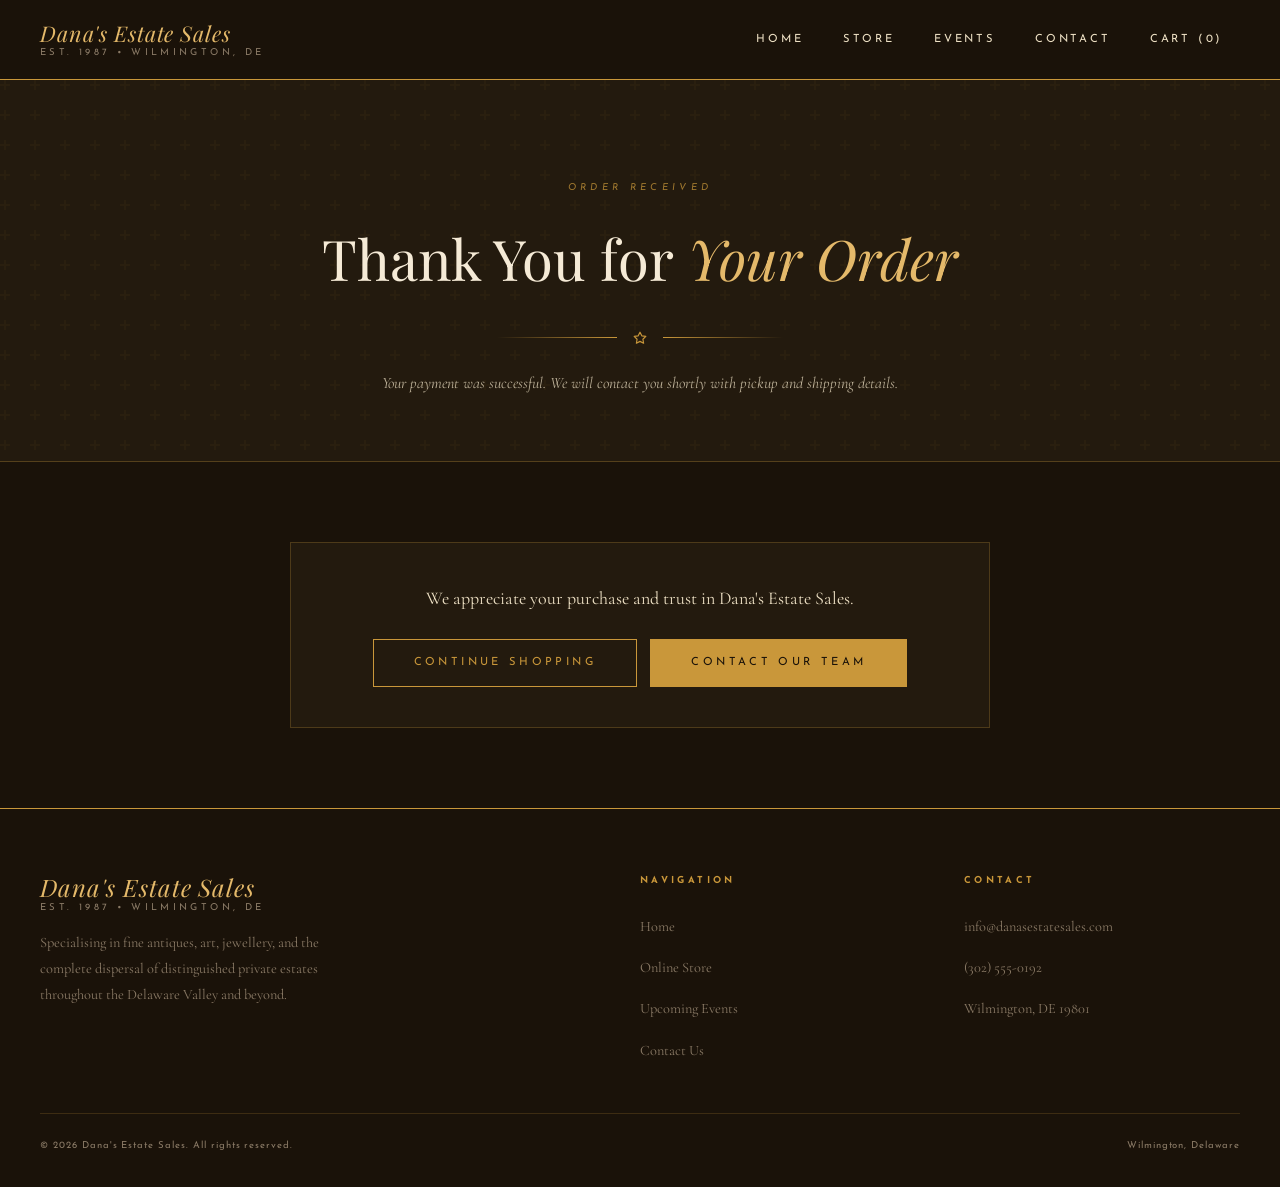
<file: success.html>
<!DOCTYPE html>
<html lang="en">
<head>
  <meta charset="UTF-8" />
  <meta name="viewport" content="width=device-width, initial-scale=1.0" />
  <title>Order Complete — Dana's Estate Sales</title>
  <meta name="description" content="Your order has been received successfully." />
  <link rel="stylesheet" href="style.css" />
</head>
<body>

<nav>
  <div class="nav-inner">
    <a href="index.html" class="nav-logo">
      Dana's Estate Sales
      <span>Est. 1987 &bull; Wilmington, DE</span>
    </a>
    <button class="nav-toggle" aria-label="Toggle menu">
      <span></span><span></span><span></span>
    </button>
    <ul class="nav-links">
      <li><a href="index.html">Home</a></li>
      <li><a href="store.html">Store</a></li>
      <li><a href="events.html">Events</a></li>
      <li><a href="contact.html">Contact</a></li>
      <li><a href="cart.html">Cart (<span data-cart-count>0</span>)</a></li>
    </ul>
  </div>
</nav>

<div class="page" data-checkout-success>
  <div class="page-hero">
    <p class="eyebrow">Order Received</p>
    <h1>Thank You for <em>Your Order</em></h1>
    <div class="ornament" style="position:relative;"><span class="ornament-mark" aria-hidden="true"><img src="assets/icons/star.svg" alt="" width="14" height="14" /></span></div>
    <p>Your payment was successful. We will contact you shortly with pickup and shipping details.</p>
  </div>

  <section class="checkout-status-section">
    <div class="container checkout-status-card">
      <p>We appreciate your purchase and trust in Dana's Estate Sales.</p>
      <div class="checkout-status-actions">
        <a href="store.html" class="btn">Continue Shopping</a>
        <a href="contact.html" class="btn btn-solid">Contact Our Team</a>
      </div>
    </div>
  </section>
</div>

<footer>
  <div class="footer-inner">
    <div class="footer-brand">
      <div class="nav-logo">Dana's Estate Sales <span>Est. 1987 &bull; Wilmington, DE</span></div>
      <p>Specialising in fine antiques, art, jewellery, and the complete dispersal of distinguished private estates throughout the Delaware Valley and beyond.</p>
    </div>
    <div class="footer-col">
      <h4>Navigation</h4>
      <ul>
        <li><a href="index.html">Home</a></li>
        <li><a href="store.html">Online Store</a></li>
        <li><a href="events.html">Upcoming Events</a></li>
        <li><a href="contact.html">Contact Us</a></li>
      </ul>
    </div>
    <div class="footer-col">
      <h4>Contact</h4>
      <ul>
        <li><a href="mailto:info@danasestatesales.com">info@danasestatesales.com</a></li>
        <li><a href="tel:+13025550192">(302) 555-0192</a></li>
        <li><a href="contact.html">Wilmington, DE 19801</a></li>
      </ul>
    </div>
  </div>
  <div class="footer-bottom">
    <span>© 2026 Dana's Estate Sales. All rights reserved.</span>
    <span>Wilmington, Delaware</span>
  </div>
</footer>

<script src="main.js"></script>
</body>
</html>
</file>
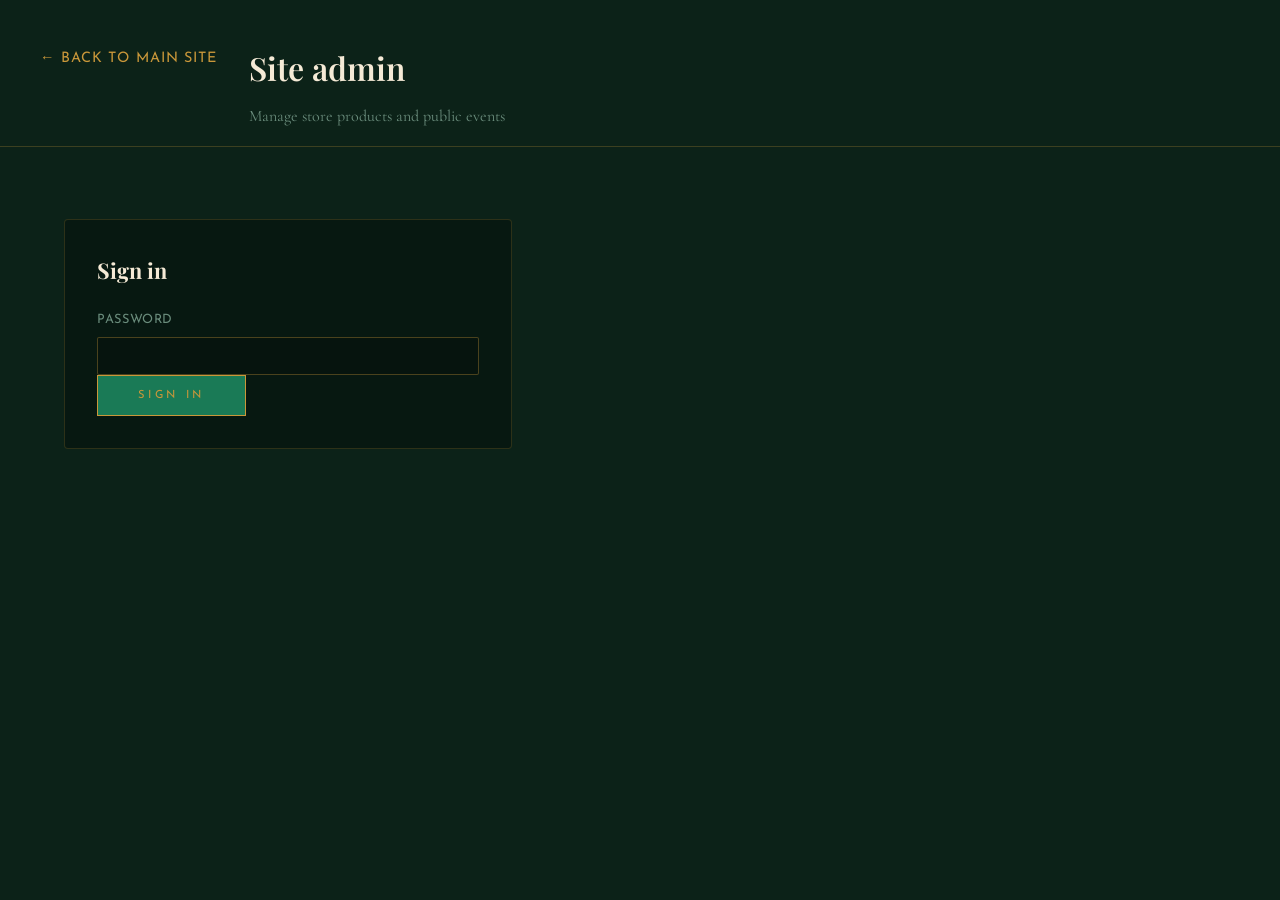
<file: public/admin.html>
<!DOCTYPE html>
<html lang="en">
<head>
  <meta charset="UTF-8" />
  <meta name="viewport" content="width=device-width, initial-scale=1.0" />
  <title>Admin — Dana's Estate Sales</title>
  <meta name="robots" content="noindex, nofollow" />
  <link rel="stylesheet" href="style.css" />
</head>
<body class="admin-body">

<header class="admin-header">
  <div class="admin-header-inner">
    <a href="store.html" class="admin-back-to-site">← Back to main site</a>
    <div class="admin-header-text">
      <h1 class="admin-title">Site admin</h1>
      <p class="admin-subtitle">Manage store products and public events</p>
    </div>
  </div>
</header>

<main class="admin-main">
  <p class="admin-status" data-admin-status role="status" aria-live="polite"></p>

  <section class="admin-card" data-admin-login-panel>
    <h2>Sign in</h2>
    <form class="admin-form" data-admin-login-form>
      <label class="admin-label">
        Password
        <input type="password" name="password" autocomplete="current-password" required class="admin-input" />
      </label>
      <button type="submit" class="btn admin-btn-primary">Sign in</button>
    </form>
  </section>

  <div class="admin-dashboard" data-admin-dashboard hidden>
    <div class="admin-toolbar">
      <div class="admin-tabs" role="tablist">
        <button type="button" class="admin-tab active" role="tab" aria-selected="true" data-admin-tab="products">Products</button>
        <button type="button" class="admin-tab" role="tab" aria-selected="false" data-admin-tab="events">Events</button>
      </div>
      <button type="button" class="btn admin-btn-ghost" data-admin-logout>Sign out</button>
    </div>

    <section class="admin-panel" data-admin-panel="products">
      <div class="admin-panel-head">
        <h2>Products</h2>
        <button type="button" class="btn" data-admin-new-product>New product</button>
      </div>
      <div class="admin-table-wrap">
        <table class="admin-table">
          <thead>
            <tr>
              <th>Id</th>
              <th>Name</th>
              <th>Price</th>
              <th>Category</th>
              <th>Active</th>
              <th></th>
            </tr>
          </thead>
          <tbody data-admin-products-tbody></tbody>
        </table>
      </div>

      <div class="admin-form-card" data-admin-product-form-panel hidden>
        <h3 data-admin-product-form-title>New product</h3>
        <form class="admin-form admin-form-grid" data-admin-product-form>
          <input type="hidden" name="editingId" value="" />
          <label class="admin-label">
            <span class="admin-label-heading">Id (slug)<span class="admin-field-info" title="Unique id used in links and the database. Lowercase letters, numbers, and hyphens only (example: vintage-lamp). Hard to change after the product is created." aria-label="Help: unique id used in links and the database. Lowercase letters, numbers, and hyphens only.">i</span></span>
            <input name="id" required class="admin-input" pattern="[a-z0-9]+(-[a-z0-9]+)*" title="Unique id: lowercase, numbers, hyphens only." />
          </label>
          <label class="admin-label">
            <span class="admin-label-heading">Name<span class="admin-field-info" title="The product title shoppers see on the store, in the cart, and on the product page. Use a clear, short name." aria-label="Help: product title shown on the store, cart, and product page.">i</span></span>
            <input name="name" required class="admin-input" title="Product title shown to customers." />
          </label>
          <label class="admin-label">
            <span class="admin-label-heading">Description<span class="admin-field-info" title="Longer text on the product detail page: condition, size, brand, what is included, pickup notes, etc." aria-label="Help: longer description on the product page.">i</span></span>
            <textarea name="description" rows="3" class="admin-input" title="Detailed description for the product page."></textarea>
          </label>
          <label class="admin-label">
            <span class="admin-label-heading">Price (USD)<span class="admin-field-info" title="Price in US dollars before tax or shipping. This is the amount customers are charged for the item." aria-label="Help: US dollar price before tax or shipping.">i</span></span>
            <input name="price_dollars" type="number" min="0.01" step="0.01" required class="admin-input" placeholder="19.99" title="US dollar amount." />
          </label>
          <label class="admin-label">
            <span class="admin-label-heading">Category slug<span class="admin-field-info" title="Short code that groups this product with others in the store (example: furniture). Lowercase letters, numbers, hyphens only. Must line up with your category setup." aria-label="Help: category code, lowercase slug for grouping products.">i</span></span>
            <input name="category_slug" required class="admin-input" pattern="[a-z0-9]+(-[a-z0-9]+)*" title="Category slug: lowercase, numbers, hyphens." />
          </label>
          <label class="admin-label">
            <span class="admin-label-heading">Category label<span class="admin-field-info" title="Friendly category name visitors read (example: Furniture). Can use capitals and spaces." aria-label="Help: display name for the category.">i</span></span>
            <input name="category_label" required class="admin-input" title="Category name shown to customers." />
          </label>
          <input type="hidden" name="image_urls_state" value="[]" />
          <label class="admin-label">
            <span class="admin-label-heading">Product images<span class="admin-field-info" title="Photos for the store. Save a new product once, then each file choice uploads immediately (max 20). First photo is the main catalog image." aria-label="Help: product photos; save new products first, then upload.">i</span></span>
            <input name="product_images" type="file" accept="image/*,.heic,.heif" multiple class="admin-input" title="Upload image files from your device." />
          </label>
          <p class="admin-hint" data-admin-image-summary></p>
          <div class="admin-product-previews" data-admin-product-previews aria-label="Photo previews"></div>
          <button type="button" class="btn admin-btn-ghost admin-btn-small" data-admin-clear-images title="Remove all images from this product.">Clear all images</button>
          <label class="admin-label">
            <span class="admin-label-heading">Badge<span class="admin-field-info" title="Short tag on the catalog card, for example Sale or New. Leave empty if you do not want a badge." aria-label="Help: optional short label on catalog cards.">i</span></span>
            <input name="badge" class="admin-input" placeholder="Optional" title="Optional badge text on catalog cards." />
          </label>
          <label class="admin-label">
            <span class="admin-label-heading">Sort order<span class="admin-field-info" title="Numbers control order within a category: lower numbers appear first. Leave at 0 unless you need a custom sort." aria-label="Help: lower numbers list first in the category.">i</span></span>
            <input name="sort_order" type="number" step="1" value="0" class="admin-input" title="Lower numbers sort first within the category." />
          </label>
          <label class="admin-label admin-check">
            <input name="is_active" type="checkbox" checked title="When checked, the product appears in the store. Uncheck to hide without deleting." />
            <span class="admin-label-heading">Active (visible on store)<span class="admin-field-info" title="Checked: product is shown in the store. Unchecked: hidden from shoppers but kept in admin so you can turn it back on." aria-label="Help: visibility in the store.">i</span></span>
          </label>
          <p class="admin-form-status" data-admin-product-status role="status" aria-live="polite"></p>
          <div class="admin-form-actions">
            <button type="submit" class="btn admin-btn-primary">Save</button>
            <button type="button" class="btn admin-btn-ghost" data-admin-product-cancel>Cancel</button>
          </div>
        </form>
      </div>
    </section>

    <section class="admin-panel" data-admin-panel="events" hidden>
      <div class="admin-panel-head">
        <h2>Events</h2>
        <button type="button" class="btn" data-admin-new-event>New event</button>
      </div>
      <div class="admin-table-wrap">
        <table class="admin-table">
          <thead>
            <tr>
              <th>Date</th>
              <th>Title</th>
              <th>Location</th>
              <th>Active</th>
              <th></th>
            </tr>
          </thead>
          <tbody data-admin-events-tbody></tbody>
        </table>
      </div>

      <div class="admin-form-card" data-admin-event-form-panel hidden>
        <h3 data-admin-event-form-title>New event</h3>
        <form class="admin-form admin-form-grid" data-admin-event-form>
          <input type="hidden" name="editingId" value="" />
          <label class="admin-label">Id (slug) <input name="id" required class="admin-input" pattern="[a-z0-9]+(-[a-z0-9]+)*" /></label>
          <label class="admin-label">Starts on (YYYY-MM-DD) <input name="starts_on" required class="admin-input" pattern="\d{4}-\d{2}-\d{2}" /></label>
          <label class="admin-label">Month key (filter) <input name="month_key" required class="admin-input" maxlength="3" pattern="[a-z]{3}" title="e.g. apr" /></label>
          <label class="admin-label">Month label (card) <input name="date_month_label" required class="admin-input" placeholder="Apr" /></label>
          <label class="admin-label">Day <input name="date_day" type="number" min="1" max="31" required class="admin-input" /></label>
          <label class="admin-label">Year <input name="date_year" type="number" min="1900" max="2200" required class="admin-input" /></label>
          <label class="admin-label">Title <input name="title" required class="admin-input" /></label>
          <label class="admin-label">Location <input name="location" required class="admin-input" /></label>
          <label class="admin-label">Schedule <input name="schedule_text" required class="admin-input" /></label>
          <label class="admin-label">Type <input name="event_type" required class="admin-input" /></label>
          <label class="admin-label">Lead <textarea name="lead" rows="4" required class="admin-input"></textarea></label>
          <label class="admin-label">Extras (JSON array of {label, body}) <textarea name="extras_json" rows="6" required class="admin-input admin-textarea-mono"></textarea></label>
          <label class="admin-label">Tags (JSON array of strings) <textarea name="tags_json" rows="3" required class="admin-input admin-textarea-mono"></textarea></label>
          <label class="admin-label">Sort order <input name="sort_order" type="number" step="1" value="0" class="admin-input" /></label>
          <label class="admin-label admin-check">
            <input name="is_active" type="checkbox" checked /> Active (visible on events page)
          </label>
          <div class="admin-form-actions">
            <button type="submit" class="btn admin-btn-primary">Save</button>
            <button type="button" class="btn admin-btn-ghost" data-admin-event-cancel>Cancel</button>
          </div>
        </form>
      </div>
    </section>
  </div>
</main>

<script src="admin.js"></script>
</body>
</html>
</file>
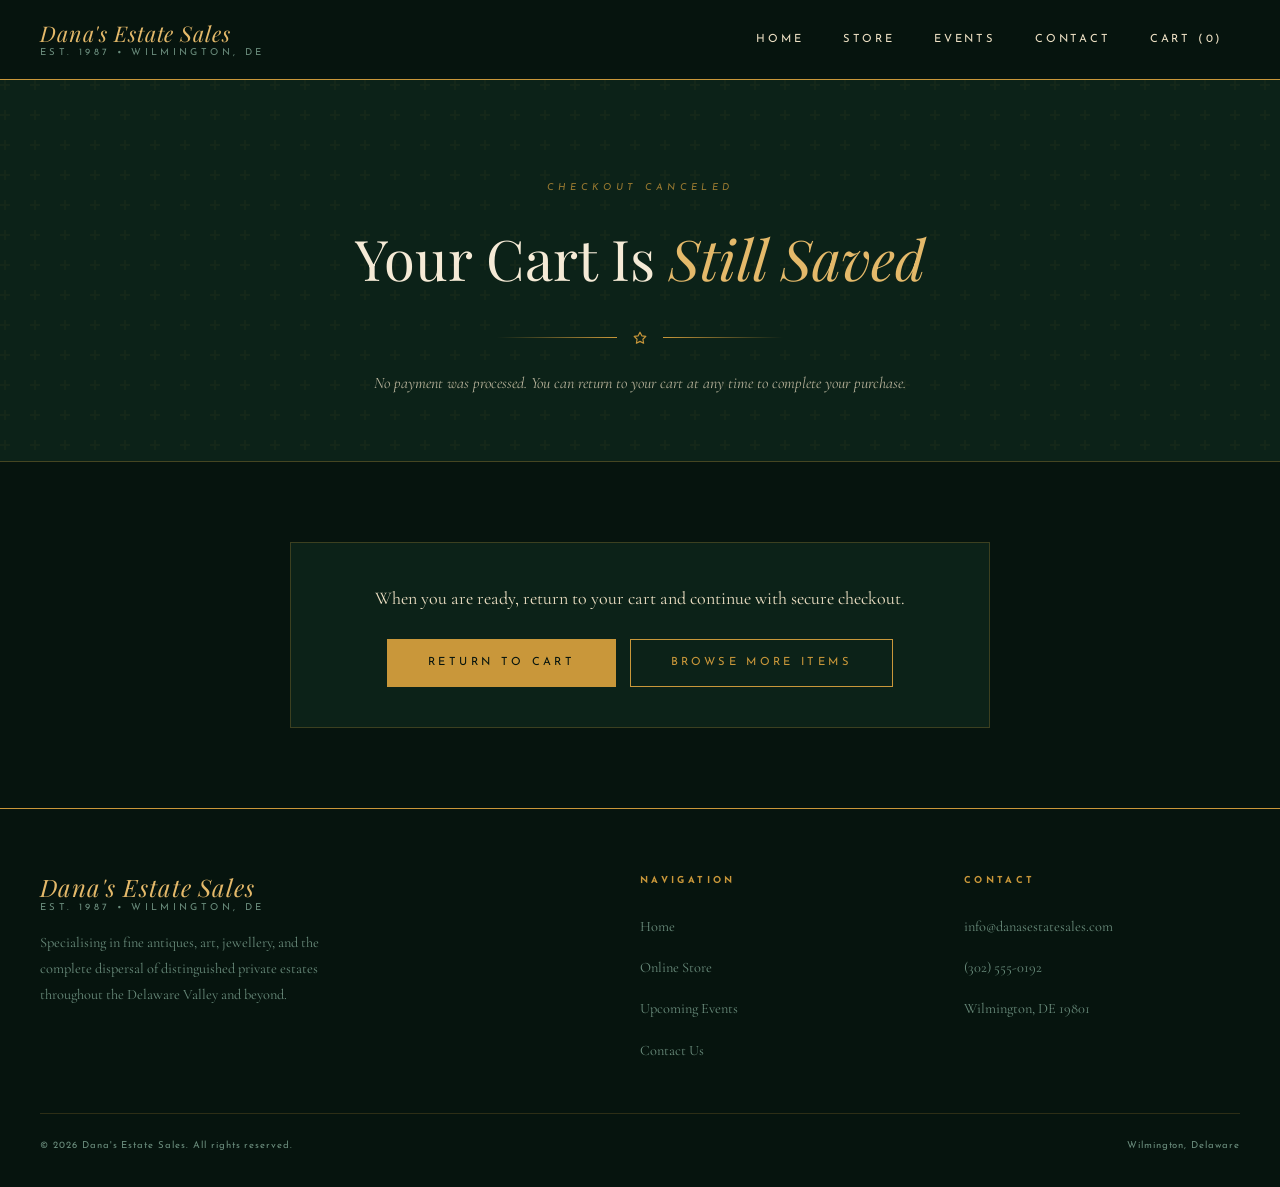
<file: public/cancel.html>
<!DOCTYPE html>
<html lang="en">
<head>
  <meta charset="UTF-8" />
  <meta name="viewport" content="width=device-width, initial-scale=1.0" />
  <title>Checkout Canceled — Dana's Estate Sales</title>
  <meta name="description" content="Your checkout was canceled. Your cart has been saved." />
  <link rel="stylesheet" href="style.css" />
</head>
<body>

<nav>
  <div class="nav-inner">
    <button type="button" class="nav-menu-toggle" aria-label="Open navigation menu" aria-expanded="false">
      <span></span><span></span><span></span>
    </button>
    <a href="index.html" class="nav-logo">
      Dana's Estate Sales
      <span>Est. 1987 &bull; Wilmington, DE</span>
    </a>
    <a href="cart.html" class="nav-mobile-cart" aria-label="View shopping cart">
      <img src="assets/icons/shopping-cart.svg" alt="" width="24" height="24" class="nav-mobile-cart-icon" />
      <span class="nav-cart-badge" data-nav-cart-badge aria-hidden="true"></span>
    </a>
    <ul class="nav-links">
      <li><a href="index.html">Home</a></li>
      <li><a href="store.html">Store</a></li>
      <li><a href="events.html">Events</a></li>
      <li><a href="contact.html">Contact</a></li>
      <li class="nav-item-cart"><a href="cart.html">Cart (<span data-cart-count>0</span>)</a></li>
    </ul>
  </div>
</nav>

<div class="page">
  <div class="page-hero">
    <p class="eyebrow">Checkout Canceled</p>
    <h1>Your Cart Is <em>Still Saved</em></h1>
    <div class="ornament" style="position:relative;"><span class="ornament-mark" aria-hidden="true"><img src="assets/icons/star.svg" alt="" width="14" height="14" /></span></div>
    <p>No payment was processed. You can return to your cart at any time to complete your purchase.</p>
  </div>

  <section class="checkout-status-section">
    <div class="container checkout-status-card">
      <p>When you are ready, return to your cart and continue with secure checkout.</p>
      <div class="checkout-status-actions">
        <a href="cart.html" class="btn btn-solid">Return to Cart</a>
        <a href="store.html" class="btn">Browse More Items</a>
      </div>
    </div>
  </section>
</div>

<footer>
  <div class="footer-inner">
    <div class="footer-brand">
      <div class="nav-logo">Dana's Estate Sales <span>Est. 1987 &bull; Wilmington, DE</span></div>
      <p>Specialising in fine antiques, art, jewellery, and the complete dispersal of distinguished private estates throughout the Delaware Valley and beyond.</p>
    </div>
    <div class="footer-col">
      <h4>Navigation</h4>
      <ul>
        <li><a href="index.html">Home</a></li>
        <li><a href="store.html">Online Store</a></li>
        <li><a href="events.html">Upcoming Events</a></li>
        <li><a href="contact.html">Contact Us</a></li>
      </ul>
    </div>
    <div class="footer-col">
      <h4>Contact</h4>
      <ul>
        <li><a href="mailto:info@danasestatesales.com">info@danasestatesales.com</a></li>
        <li><a href="tel:+13025550192">(302) 555-0192</a></li>
        <li><a href="contact.html">Wilmington, DE 19801</a></li>
      </ul>
    </div>
  </div>
  <div class="footer-bottom">
    <span>© 2026 Dana's Estate Sales. All rights reserved.</span>
    <span>Wilmington, Delaware</span>
  </div>
</footer>

<script src="main.js"></script>
</body>
</html>
</file>
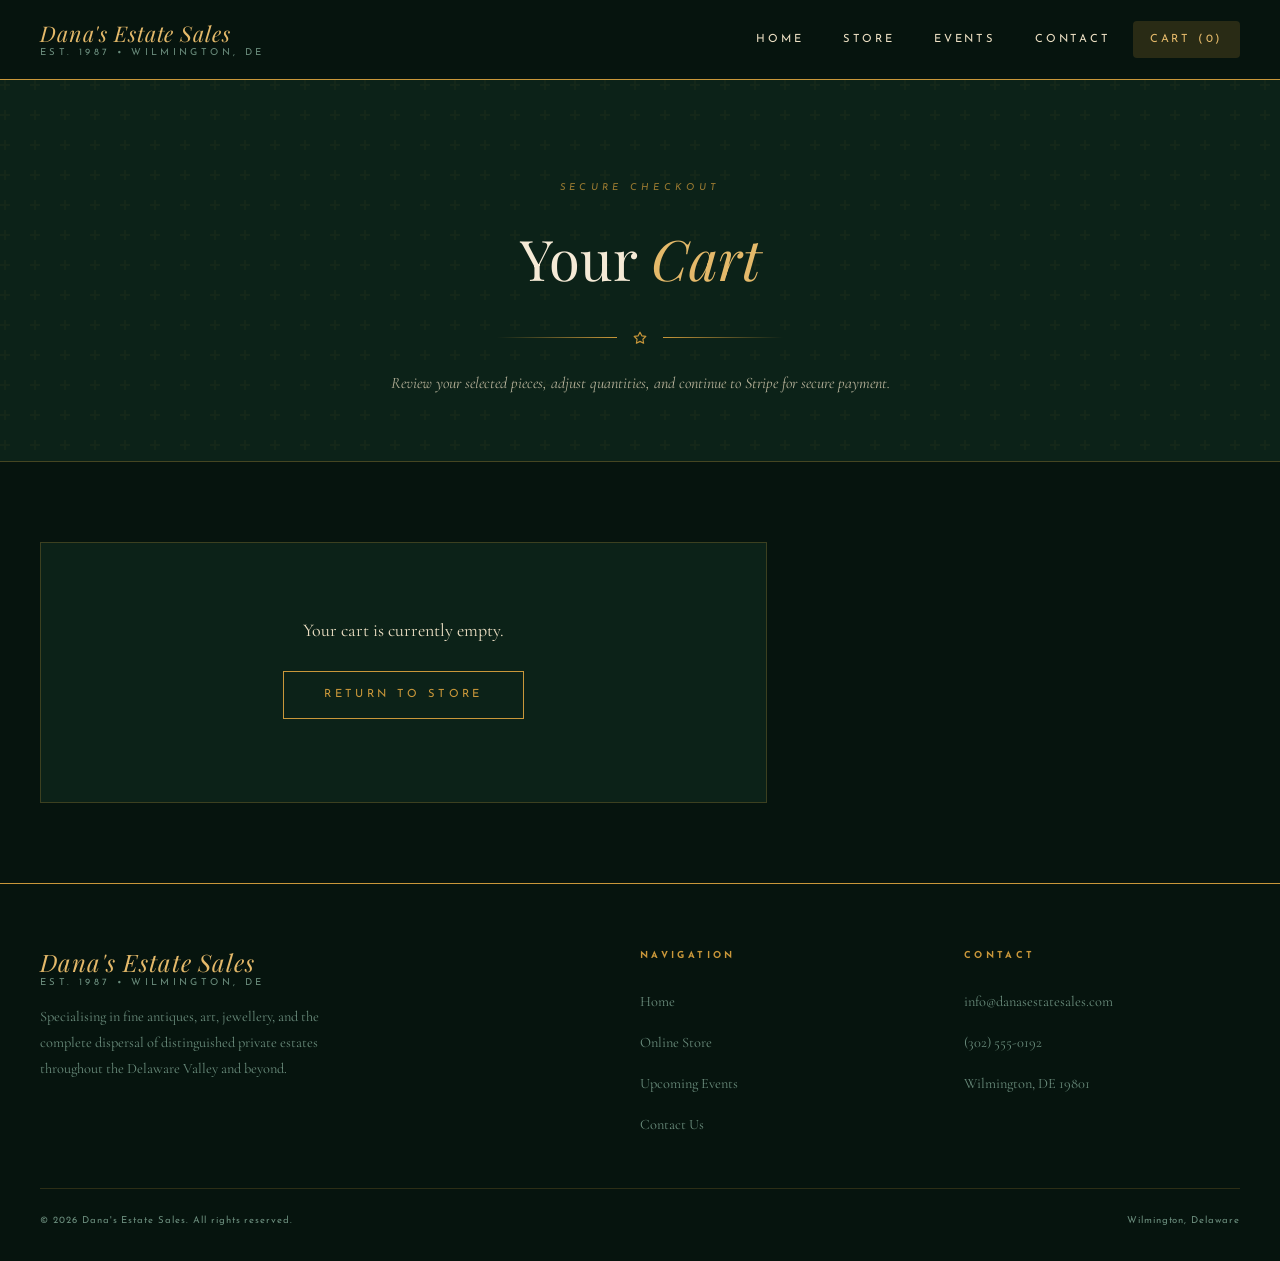
<file: public/cart.html>
<!DOCTYPE html>
<html lang="en">
<head>
  <meta charset="UTF-8" />
  <meta name="viewport" content="width=device-width, initial-scale=1.0" />
  <title>Your Cart — Dana's Estate Sales</title>
  <meta name="description" content="Review your selected estate items and proceed to secure Stripe checkout." />
  <link rel="stylesheet" href="style.css" />
</head>
<body>

<nav>
  <div class="nav-inner">
    <button type="button" class="nav-menu-toggle" aria-label="Open navigation menu" aria-expanded="false">
      <span></span><span></span><span></span>
    </button>
    <a href="index.html" class="nav-logo">
      Dana's Estate Sales
      <span>Est. 1987 &bull; Wilmington, DE</span>
    </a>
    <a href="cart.html" class="nav-mobile-cart" aria-label="View shopping cart">
      <img src="assets/icons/shopping-cart.svg" alt="" width="24" height="24" class="nav-mobile-cart-icon" />
      <span class="nav-cart-badge" data-nav-cart-badge aria-hidden="true"></span>
    </a>
    <ul class="nav-links">
      <li><a href="index.html">Home</a></li>
      <li><a href="store.html">Store</a></li>
      <li><a href="events.html">Events</a></li>
      <li><a href="contact.html">Contact</a></li>
      <li class="nav-item-cart"><a href="cart.html" class="active">Cart (<span data-cart-count>0</span>)</a></li>
    </ul>
  </div>
</nav>

<div class="page" data-cart-page>
  <div class="page-hero">
    <p class="eyebrow">Secure Checkout</p>
    <h1>Your <em>Cart</em></h1>
    <div class="ornament" style="position:relative;"><span class="ornament-mark" aria-hidden="true"><img src="assets/icons/star.svg" alt="" width="14" height="14" /></span></div>
    <p>Review your selected pieces, adjust quantities, and continue to Stripe for secure payment.</p>
  </div>

  <section class="cart-section">
    <div class="container cart-layout">
      <div class="cart-main">
        <div class="cart-empty-state" data-cart-empty>
          <p>Your cart is currently empty.</p>
          <a href="store.html" class="btn">Return to Store</a>
        </div>
        <div class="cart-items" data-cart-items></div>
      </div>
      <aside class="cart-summary" data-cart-summary hidden>
        <h2>Order Summary</h2>
        <div class="cart-total-row">
          <span>Total</span>
          <strong data-cart-total>$0.00</strong>
        </div>
        <button type="button" class="btn btn-solid cart-checkout-btn" data-cart-checkout>
          Proceed to Secure Checkout
        </button>
        <button type="button" class="text-link cart-clear-btn" data-cart-clear>Clear cart</button>
        <p class="cart-status" data-cart-status aria-live="polite"></p>
      </aside>
    </div>
  </section>
</div>

<footer>
  <div class="footer-inner">
    <div class="footer-brand">
      <div class="nav-logo">Dana's Estate Sales <span>Est. 1987 &bull; Wilmington, DE</span></div>
      <p>Specialising in fine antiques, art, jewellery, and the complete dispersal of distinguished private estates throughout the Delaware Valley and beyond.</p>
    </div>
    <div class="footer-col">
      <h4>Navigation</h4>
      <ul>
        <li><a href="index.html">Home</a></li>
        <li><a href="store.html">Online Store</a></li>
        <li><a href="events.html">Upcoming Events</a></li>
        <li><a href="contact.html">Contact Us</a></li>
      </ul>
    </div>
    <div class="footer-col">
      <h4>Contact</h4>
      <ul>
        <li><a href="mailto:info@danasestatesales.com">info@danasestatesales.com</a></li>
        <li><a href="tel:+13025550192">(302) 555-0192</a></li>
        <li><a href="contact.html">Wilmington, DE 19801</a></li>
      </ul>
    </div>
  </div>
  <div class="footer-bottom">
    <span>© 2026 Dana's Estate Sales. All rights reserved.</span>
    <span>Wilmington, Delaware</span>
  </div>
</footer>

<script src="main.js"></script>
</body>
</html>
</file>
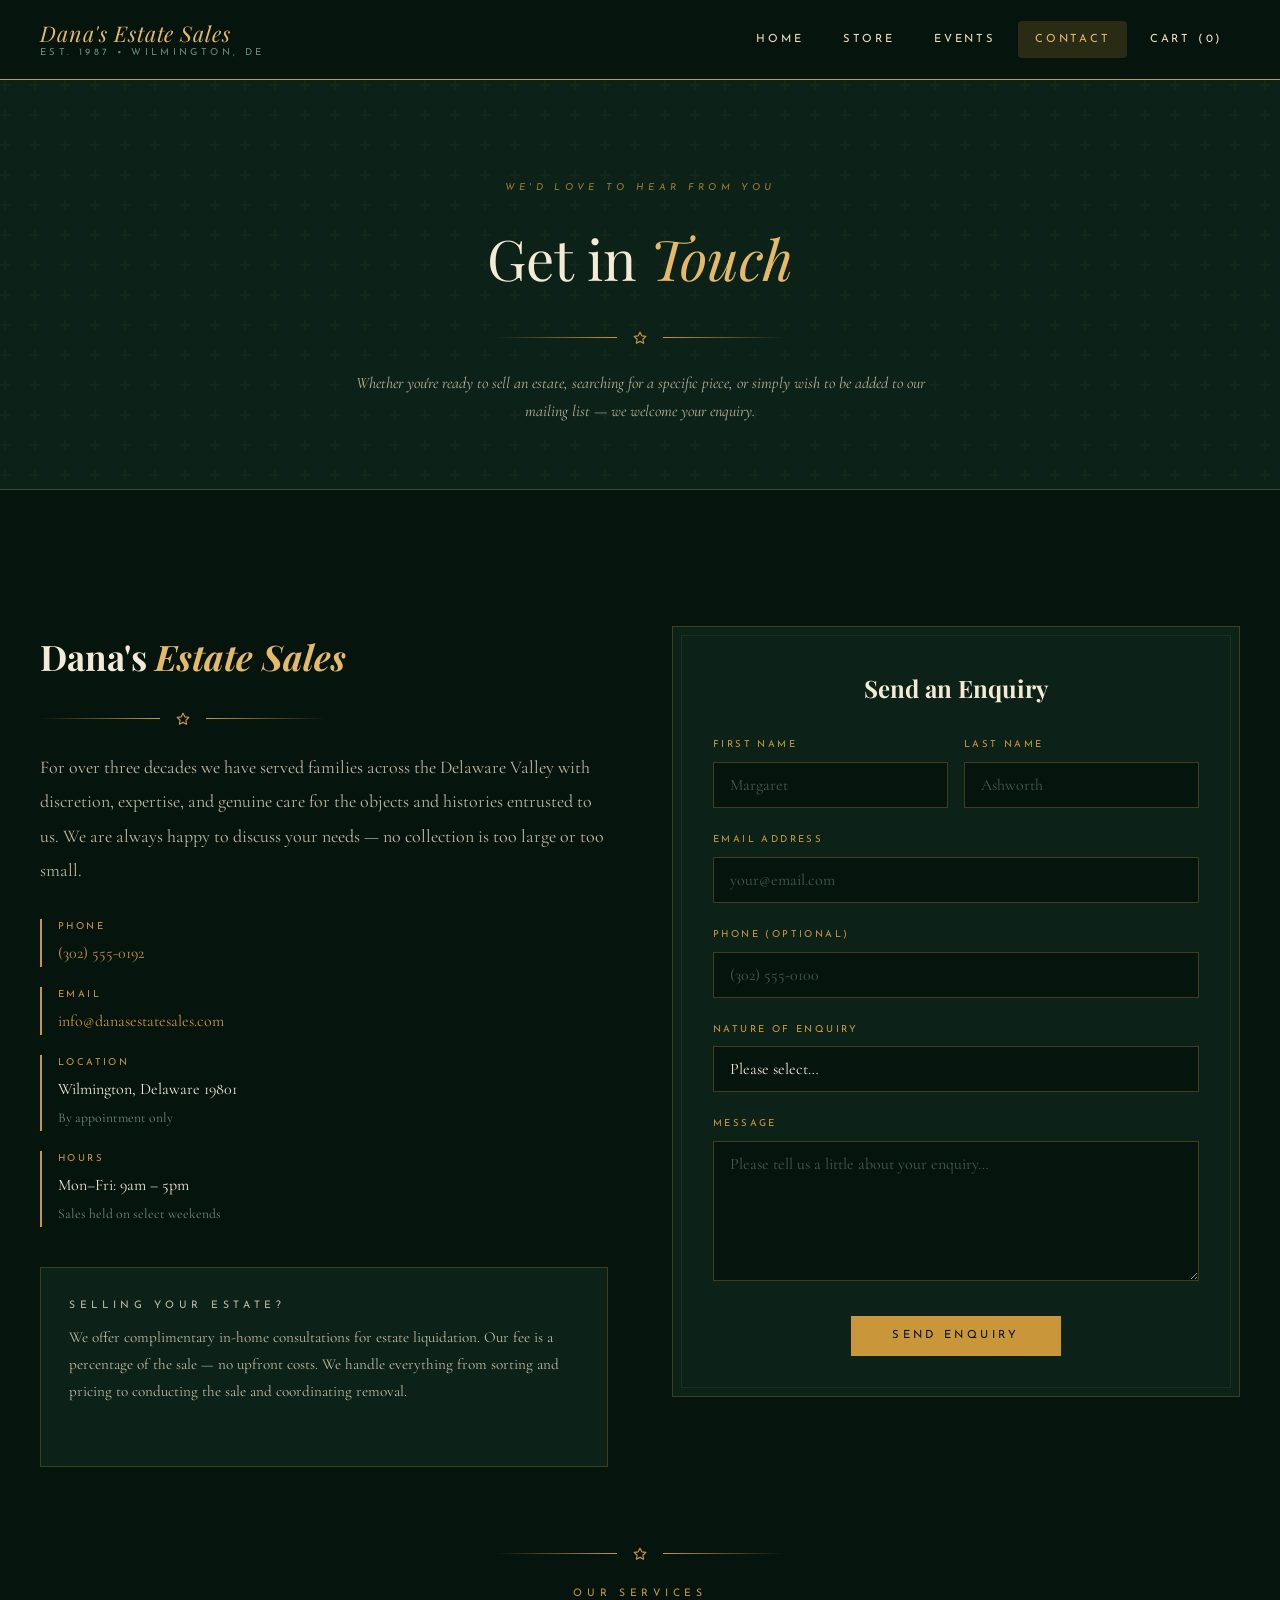
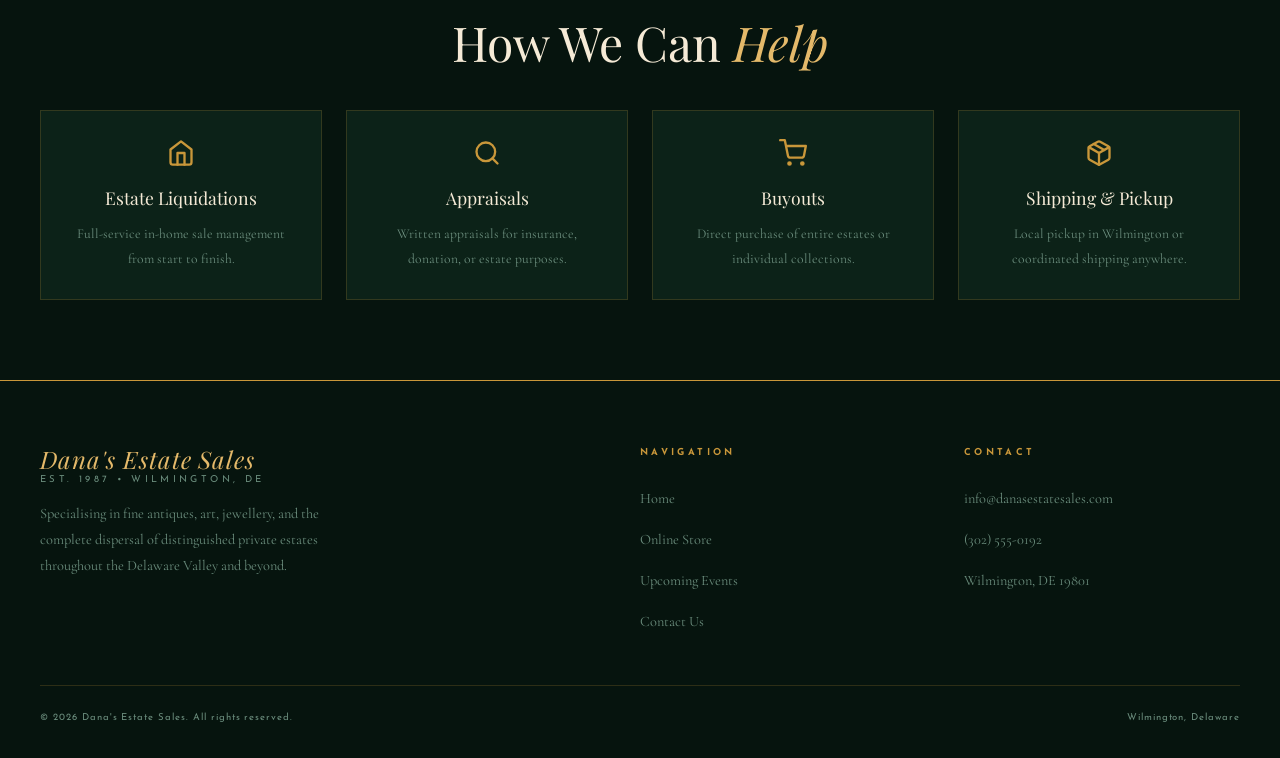
<file: public/contact.html>
<!DOCTYPE html>
<html lang="en">
<head>
  <meta charset="UTF-8" />
  <meta name="viewport" content="width=device-width, initial-scale=1.0" />
  <title>Contact — Dana's Estate Sales</title>
  <meta name="description" content="Contact Dana's Estate Sales for estate appraisals, sale inquiries, item purchases, or to join our mailing list." />
  <link rel="stylesheet" href="style.css" />
</head>
<body>

<nav>
  <div class="nav-inner">
    <button type="button" class="nav-menu-toggle" aria-label="Open navigation menu" aria-expanded="false">
      <span></span><span></span><span></span>
    </button>
    <a href="index.html" class="nav-logo">
      Dana's Estate Sales
      <span>Est. 1987 &bull; Wilmington, DE</span>
    </a>
    <a href="cart.html" class="nav-mobile-cart" aria-label="View shopping cart">
      <img src="assets/icons/shopping-cart.svg" alt="" width="24" height="24" class="nav-mobile-cart-icon" />
      <span class="nav-cart-badge" data-nav-cart-badge aria-hidden="true"></span>
    </a>
    <ul class="nav-links">
      <li><a href="index.html">Home</a></li>
      <li><a href="store.html">Store</a></li>
      <li><a href="events.html">Events</a></li>
      <li><a href="contact.html" class="active">Contact</a></li>
      <li class="nav-item-cart"><a href="cart.html">Cart (<span data-cart-count>0</span>)</a></li>
    </ul>
  </div>
</nav>

<div class="page">

  <div class="page-hero">
    <p class="eyebrow">We'd Love to Hear From You</p>
    <h1>Get in <em>Touch</em></h1>
    <div class="ornament" style="position:relative;"><span class="ornament-mark" aria-hidden="true"><img src="assets/icons/star.svg" alt="" width="14" height="14" /></span></div>
    <p>Whether you're ready to sell an estate, searching for a specific piece, or simply wish to be added to our mailing list — we welcome your enquiry.</p>
  </div>

  <section style="background:var(--ink);padding:5rem 2rem;">
    <div class="container">
      <div class="contact-wrap">

        <div class="contact-info">
          <h2>Dana's <em style="font-style:italic;color:var(--gold-lt);">Estate Sales</em></h2>
          <div class="ornament" style="justify-content:flex-start;"><span class="ornament-mark" aria-hidden="true"><img src="assets/icons/star.svg" alt="" width="14" height="14" /></span></div>
          <p>For over three decades we have served families across the Delaware Valley with discretion, expertise, and genuine care for the objects and histories entrusted to us. We are always happy to discuss your needs — no collection is too large or too small.</p>

          <div class="contact-detail">
            <div class="contact-detail-item">
              <div class="label">Phone</div>
              <div class="value"><a href="tel:+13025550192">(302) 555-0192</a></div>
            </div>
            <div class="contact-detail-item">
              <div class="label">Email</div>
              <div class="value"><a href="mailto:info@danasestatesales.com">info@danasestatesales.com</a></div>
            </div>
            <div class="contact-detail-item">
              <div class="label">Location</div>
              <div class="value">Wilmington, Delaware 19801<br><span style="font-size:.85rem;color:var(--warm-gray);">By appointment only</span></div>
            </div>
            <div class="contact-detail-item">
              <div class="label">Hours</div>
              <div class="value">Mon–Fri: 9am – 5pm<br><span style="font-size:.85rem;color:var(--warm-gray);">Sales held on select weekends</span></div>
            </div>
          </div>

          <div style="margin-top:2.5rem;padding:1.75rem;border:1px solid rgba(201,151,58,.25);background:var(--deep);">
            <p class="section-label" style="text-align:left;margin-bottom:.5rem;">Selling Your Estate?</p>
            <p style="font-size:.95rem;color:var(--parchment);line-height:1.8;">We offer complimentary in-home consultations for estate liquidation. Our fee is a percentage of the sale — no upfront costs. We handle everything from sorting and pricing to conducting the sale and coordinating removal.</p>
          </div>
        </div>

        <div class="contact-form-wrap">
          <h3 class="form-title">Send an Enquiry</h3>
          <form name="contact" method="POST" data-netlify="true">
            <input type="hidden" name="form-name" value="contact" />
            <div class="form-row">
              <div class="form-group">
                <label for="first-name">First Name</label>
                <input type="text" id="first-name" name="first_name" placeholder="Margaret" required />
              </div>
              <div class="form-group">
                <label for="last-name">Last Name</label>
                <input type="text" id="last-name" name="last_name" placeholder="Ashworth" required />
              </div>
            </div>
            <div class="form-group">
              <label for="email">Email Address</label>
              <input type="email" id="email" name="email" placeholder="your@email.com" required />
            </div>
            <div class="form-group">
              <label for="phone">Phone (Optional)</label>
              <input type="tel" id="phone" name="phone" placeholder="(302) 555-0100" />
            </div>
            <div class="form-group">
              <label for="subject">Nature of Enquiry</label>
              <select id="subject" name="subject">
                <option value="">Please select…</option>
                <option value="estate-consultation">Estate Liquidation Consultation</option>
                <option value="item-inquiry">Inquiry About a Specific Item</option>
                <option value="appraisal">Appraisal Services</option>
                <option value="mailing-list">Join the Mailing List</option>
                <option value="event-info">Event Information</option>
                <option value="other">Other</option>
              </select>
            </div>
            <div class="form-group">
              <label for="message">Message</label>
              <textarea id="message" name="message" placeholder="Please tell us a little about your enquiry…" required></textarea>
            </div>
            <div class="form-submit">
              <button type="submit" class="btn btn-solid">Send Enquiry</button>
            </div>
          </form>
        </div>

      </div>

      <!-- Services strip -->
      <div style="margin-top:5rem;">
        <div class="ornament"><span class="ornament-mark" aria-hidden="true"><img src="assets/icons/star.svg" alt="" width="14" height="14" /></span></div>
        <p class="section-label">Our Services</p>
        <h2 class="section-title" style="margin-bottom:2.5rem;">How We Can <em>Help</em></h2>
        <div style="display:grid;grid-template-columns:repeat(auto-fit,minmax(240px,1fr));gap:1.5rem;">
          <div style="padding:1.75rem;border:1px solid rgba(201,151,58,.2);background:var(--deep);text-align:center;">
            <div class="contact-service-icon"><img src="assets/icons/home.svg" alt="" width="28" height="28" /></div>
            <h4 style="font-family:var(--font-display);font-size:1.1rem;color:var(--cream);margin-bottom:.5rem;font-weight:400;">Estate Liquidations</h4>
            <p style="font-size:.85rem;color:var(--warm-gray);line-height:1.8;">Full-service in-home sale management from start to finish.</p>
          </div>
          <div style="padding:1.75rem;border:1px solid rgba(201,151,58,.2);background:var(--deep);text-align:center;">
            <div class="contact-service-icon"><img src="assets/icons/search.svg" alt="" width="28" height="28" /></div>
            <h4 style="font-family:var(--font-display);font-size:1.1rem;color:var(--cream);margin-bottom:.5rem;font-weight:400;">Appraisals</h4>
            <p style="font-size:.85rem;color:var(--warm-gray);line-height:1.8;">Written appraisals for insurance, donation, or estate purposes.</p>
          </div>
          <div style="padding:1.75rem;border:1px solid rgba(201,151,58,.2);background:var(--deep);text-align:center;">
            <div class="contact-service-icon"><img src="assets/icons/shopping-cart.svg" alt="" width="28" height="28" /></div>
            <h4 style="font-family:var(--font-display);font-size:1.1rem;color:var(--cream);margin-bottom:.5rem;font-weight:400;">Buyouts</h4>
            <p style="font-size:.85rem;color:var(--warm-gray);line-height:1.8;">Direct purchase of entire estates or individual collections.</p>
          </div>
          <div style="padding:1.75rem;border:1px solid rgba(201,151,58,.2);background:var(--deep);text-align:center;">
            <div class="contact-service-icon"><img src="assets/icons/package.svg" alt="" width="28" height="28" /></div>
            <h4 style="font-family:var(--font-display);font-size:1.1rem;color:var(--cream);margin-bottom:.5rem;font-weight:400;">Shipping & Pickup</h4>
            <p style="font-size:.85rem;color:var(--warm-gray);line-height:1.8;">Local pickup in Wilmington or coordinated shipping anywhere.</p>
          </div>
        </div>
      </div>

    </div>
  </section>

</div>

<footer>
  <div class="footer-inner">
    <div class="footer-brand">
      <div class="nav-logo">Dana's Estate Sales <span>Est. 1987 &bull; Wilmington, DE</span></div>
      <p>Specialising in fine antiques, art, jewellery, and the complete dispersal of distinguished private estates throughout the Delaware Valley and beyond.</p>
    </div>
    <div class="footer-col">
      <h4>Navigation</h4>
      <ul>
        <li><a href="index.html">Home</a></li>
        <li><a href="store.html">Online Store</a></li>
        <li><a href="events.html">Upcoming Events</a></li>
        <li><a href="contact.html">Contact Us</a></li>
      </ul>
    </div>
    <div class="footer-col">
      <h4>Contact</h4>
      <ul>
        <li><a href="mailto:info@danasestatesales.com">info@danasestatesales.com</a></li>
        <li><a href="tel:+13025550192">(302) 555-0192</a></li>
        <li><a href="contact.html">Wilmington, DE 19801</a></li>
      </ul>
    </div>
  </div>
  <div class="footer-bottom">
    <span>© 2026 Dana's Estate Sales. All rights reserved.</span>
    <span>Wilmington, Delaware</span>
  </div>
</footer>

<script src="main.js"></script>
</body>
</html>
</file>
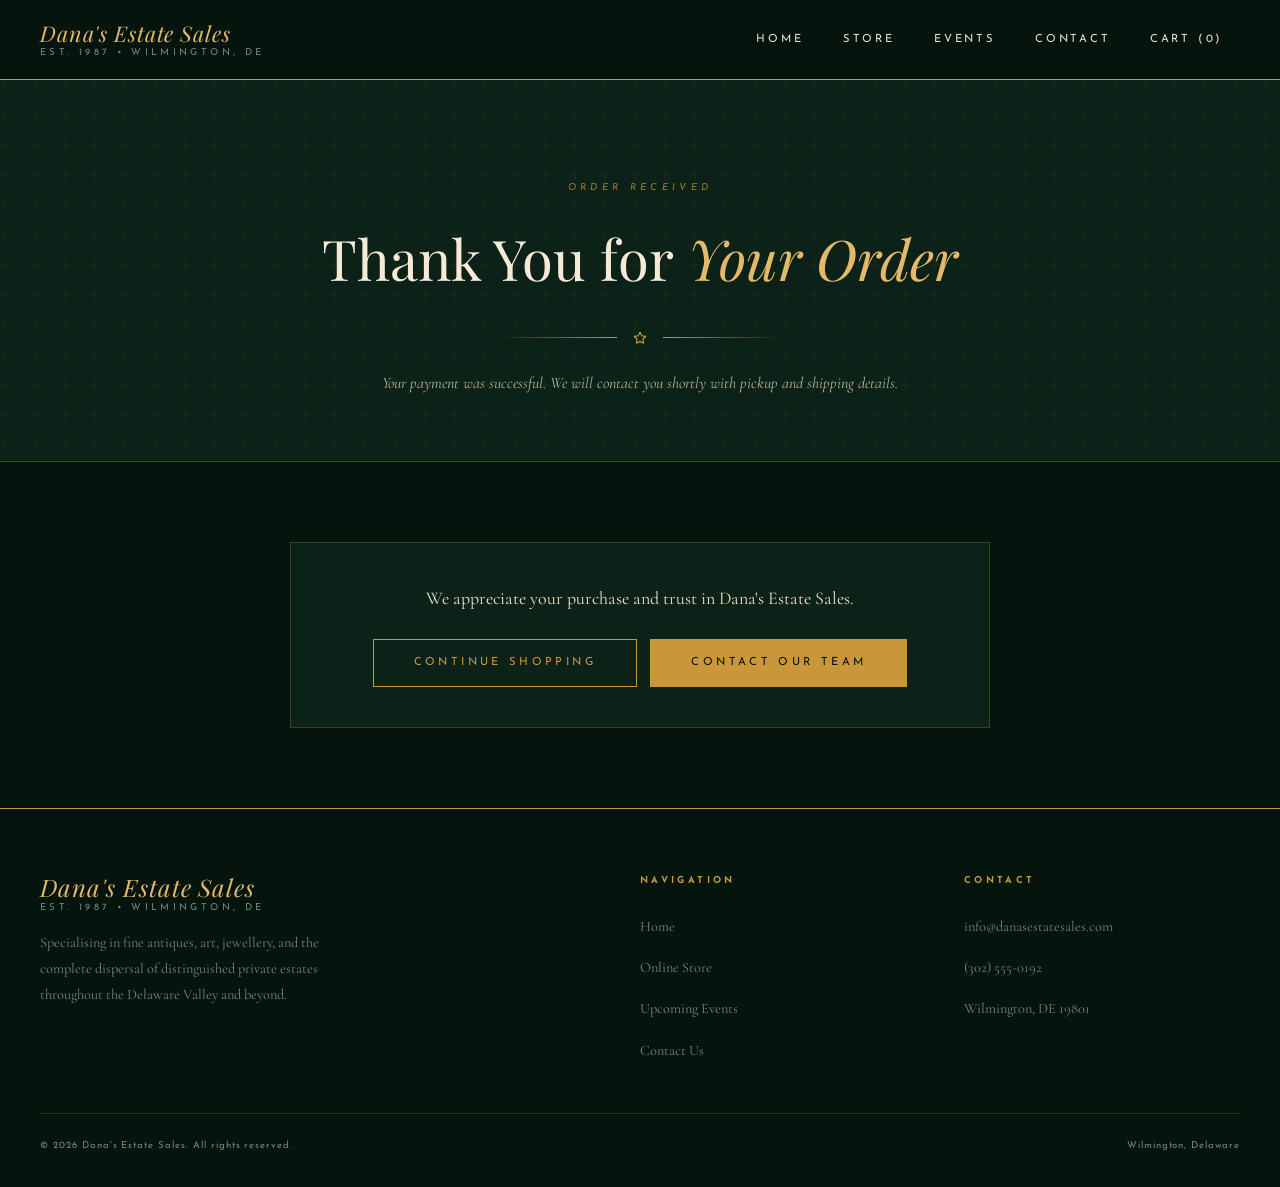
<file: public/success.html>
<!DOCTYPE html>
<html lang="en">
<head>
  <meta charset="UTF-8" />
  <meta name="viewport" content="width=device-width, initial-scale=1.0" />
  <title>Order Complete — Dana's Estate Sales</title>
  <meta name="description" content="Your order has been received successfully." />
  <link rel="stylesheet" href="style.css" />
</head>
<body>

<nav>
  <div class="nav-inner">
    <button type="button" class="nav-menu-toggle" aria-label="Open navigation menu" aria-expanded="false">
      <span></span><span></span><span></span>
    </button>
    <a href="index.html" class="nav-logo">
      Dana's Estate Sales
      <span>Est. 1987 &bull; Wilmington, DE</span>
    </a>
    <a href="cart.html" class="nav-mobile-cart" aria-label="View shopping cart">
      <img src="assets/icons/shopping-cart.svg" alt="" width="24" height="24" class="nav-mobile-cart-icon" />
      <span class="nav-cart-badge" data-nav-cart-badge aria-hidden="true"></span>
    </a>
    <ul class="nav-links">
      <li><a href="index.html">Home</a></li>
      <li><a href="store.html">Store</a></li>
      <li><a href="events.html">Events</a></li>
      <li><a href="contact.html">Contact</a></li>
      <li class="nav-item-cart"><a href="cart.html">Cart (<span data-cart-count>0</span>)</a></li>
    </ul>
  </div>
</nav>

<div class="page" data-checkout-success>
  <div class="page-hero">
    <p class="eyebrow">Order Received</p>
    <h1>Thank You for <em>Your Order</em></h1>
    <div class="ornament" style="position:relative;"><span class="ornament-mark" aria-hidden="true"><img src="assets/icons/star.svg" alt="" width="14" height="14" /></span></div>
    <p>Your payment was successful. We will contact you shortly with pickup and shipping details.</p>
  </div>

  <section class="checkout-status-section">
    <div class="container checkout-status-card">
      <p>We appreciate your purchase and trust in Dana's Estate Sales.</p>
      <div class="checkout-status-actions">
        <a href="store.html" class="btn">Continue Shopping</a>
        <a href="contact.html" class="btn btn-solid">Contact Our Team</a>
      </div>
    </div>
  </section>
</div>

<footer>
  <div class="footer-inner">
    <div class="footer-brand">
      <div class="nav-logo">Dana's Estate Sales <span>Est. 1987 &bull; Wilmington, DE</span></div>
      <p>Specialising in fine antiques, art, jewellery, and the complete dispersal of distinguished private estates throughout the Delaware Valley and beyond.</p>
    </div>
    <div class="footer-col">
      <h4>Navigation</h4>
      <ul>
        <li><a href="index.html">Home</a></li>
        <li><a href="store.html">Online Store</a></li>
        <li><a href="events.html">Upcoming Events</a></li>
        <li><a href="contact.html">Contact Us</a></li>
      </ul>
    </div>
    <div class="footer-col">
      <h4>Contact</h4>
      <ul>
        <li><a href="mailto:info@danasestatesales.com">info@danasestatesales.com</a></li>
        <li><a href="tel:+13025550192">(302) 555-0192</a></li>
        <li><a href="contact.html">Wilmington, DE 19801</a></li>
      </ul>
    </div>
  </div>
  <div class="footer-bottom">
    <span>© 2026 Dana's Estate Sales. All rights reserved.</span>
    <span>Wilmington, Delaware</span>
  </div>
</footer>

<script src="main.js"></script>
</body>
</html>
</file>
<file: style.css>
/* ============================================================
   Dana's Estate Sales — Art Deco / Warm Dark Theme
   ============================================================ */

@import url('https://fonts.googleapis.com/css2?family=Playfair+Display:ital,wght@0,400;0,600;0,700;1,400;1,600&family=Cormorant+Garamond:ital,wght@0,300;0,400;0,500;1,300;1,400&family=Josefin+Sans:wght@300;400;600&display=swap');

/* ---- Custom Properties ------------------------------------ */
:root {
  --ink:       #1a1209;
  --deep:      #231a0e;
  --mahogany:  #3b1f0e;
  --sienna:    #7a3b1e;
  --gold:      #c9973a;
  --gold-lt:   #e4b96a;
  --cream:     #f5ead6;
  --parchment: #ede0c4;
  --warm-gray: #8a7a66;
  --ruby:      #7b2133;

  --font-display: 'Playfair Display', Georgia, serif;
  --font-body:    'Cormorant Garamond', Georgia, serif;
  --font-label:   'Josefin Sans', sans-serif;

  --nav-h: 80px;
  --max-w: 1200px;
}

/* ---- Reset ------------------------------------------------ */
*, *::before, *::after { box-sizing: border-box; margin: 0; padding: 0; }
html {
  scroll-behavior: smooth;
}
/* Subtle gold thumb, transparent track (page + modal) */
html,
.event-modal-scroll {
  scrollbar-width: thin;
  scrollbar-color: rgba(201, 151, 58, 0.2) transparent;
}
html::-webkit-scrollbar,
.event-modal-scroll::-webkit-scrollbar {
  width: 4px;
}
html::-webkit-scrollbar-track,
.event-modal-scroll::-webkit-scrollbar-track {
  background: transparent;
}
html::-webkit-scrollbar-thumb,
.event-modal-scroll::-webkit-scrollbar-thumb {
  background: rgba(201, 151, 58, 0.14);
  border-radius: 100px;
}
html::-webkit-scrollbar-thumb:hover,
.event-modal-scroll::-webkit-scrollbar-thumb:hover {
  background: rgba(201, 151, 58, 0.32);
}
body {
  background: var(--ink);
  color: var(--cream);
  font-family: var(--font-body);
  font-size: 18px;
  line-height: 1.75;
  min-height: 100vh;
}
img { max-width: 100%; display: block; }
a { color: var(--gold); text-decoration: none; transition: color .2s; }
a:hover { color: var(--gold-lt); }

/* ---- Ornament helper -------------------------------------- */
.ornament {
  display: flex;
  align-items: center;
  gap: 1rem;
  justify-content: center;
  margin: 1.5rem 0;
}
.ornament::before,
.ornament::after {
  content: '';
  flex: 1;
  max-width: 120px;
  height: 1px;
  background: linear-gradient(to right, transparent, var(--gold));
}
.ornament::after { background: linear-gradient(to left, transparent, var(--gold)); }
.ornament .ornament-mark {
  display: inline-flex;
  align-items: center;
  justify-content: center;
  line-height: 0;
}
.ornament .ornament-mark img {
  width: 0.9rem;
  height: 0.9rem;
  display: block;
}

/* ---- Deco border helper ----------------------------------- */
.deco-border {
  border: 1px solid var(--gold);
  outline: 1px solid var(--sienna);
  outline-offset: -6px;
}

/* ============================================================
   NAVIGATION
   ============================================================ */
nav {
  position: fixed;
  top: 0; left: 0; right: 0;
  z-index: 100;
  height: var(--nav-h);
  background: var(--ink);
  border-bottom: 1px solid var(--gold);
  display: flex;
  align-items: center;
  padding: 0 2rem;
}
.nav-inner {
  max-width: var(--max-w);
  width: 100%;
  margin: 0 auto;
  display: flex;
  align-items: center;
  justify-content: space-between;
  position: relative;
  gap: 0.75rem;
}
.nav-logo {
  font-family: var(--font-display);
  font-size: 1.35rem;
  font-style: italic;
  color: var(--gold-lt);
  letter-spacing: .04em;
  line-height: 1.2;
}
.nav-logo span {
  display: block;
  font-family: var(--font-label);
  font-size: .6rem;
  font-style: normal;
  letter-spacing: .35em;
  color: var(--warm-gray);
  text-transform: uppercase;
}
.nav-links {
  display: flex;
  align-items: center;
  gap: 0.35rem;
  list-style: none;
}
.nav-links a {
  font-family: var(--font-label);
  font-size: .7rem;
  letter-spacing: .25em;
  text-transform: uppercase;
  color: var(--parchment);
  position: relative;
  display: inline-flex;
  align-items: center;
  justify-content: center;
  padding: 0.55rem 1.05rem;
  border-radius: 4px;
  background: transparent;
  min-height: 2.35rem;
  box-sizing: border-box;
}
.nav-links a:hover { color: var(--gold); }

.nav-links a.active {
  color: var(--gold-lt);
  background: rgba(201, 151, 58, 0.18);
}

/* Hamburger */
.nav-toggle-wrap {
  display: none;
  position: relative;
  flex-shrink: 0;
  align-items: center;
  justify-content: center;
}
.nav-toggle {
  display: none;
  flex-direction: column;
  gap: 5px;
  cursor: pointer;
  background: none;
  border: none;
  padding: 4px;
  flex-shrink: 0;
  z-index: 2;
}
.nav-cart-badge {
  display: none;
  position: absolute;
  top: -3px;
  right: -6px;
  z-index: 3;
  min-width: 1.15rem;
  min-height: 1.15rem;
  padding: 0.28em 0.48em 0.22em;
  box-sizing: border-box;
  border-radius: 999px;
  background: var(--gold);
  color: var(--ink);
  font-family: var(--font-label);
  font-size: 0.575rem;
  font-weight: 700;
  letter-spacing: 0;
  line-height: 1;
  align-items: center;
  justify-content: center;
  text-align: center;
  font-variant-numeric: tabular-nums;
  border: 2px solid var(--ink);
  pointer-events: none;
}
.nav-toggle span {
  display: block;
  width: 24px; height: 1px;
  background: var(--gold);
  transition: all .3s ease;
}
.nav-toggle.open span:nth-child(1) { transform: translateY(6px) rotate(45deg); }
.nav-toggle.open span:nth-child(2) { opacity: 0; }
.nav-toggle.open span:nth-child(3) { transform: translateY(-6px) rotate(-45deg); }

/* ============================================================
   PAGE WRAPPER
   ============================================================ */
.page { padding-top: var(--nav-h); }

/* ============================================================
   HERO
   ============================================================ */
.hero {
  position: relative;
  min-height: calc(100vh - var(--nav-h));
  display: flex;
  align-items: center;
  justify-content: center;
  text-align: center;
  overflow: hidden;
  background: var(--deep);
}
.hero-bg {
  position: absolute;
  inset: 0;
  background:
    radial-gradient(ellipse 80% 60% at 50% 40%, rgba(122,59,30,.35) 0%, transparent 70%),
    url("data:image/svg+xml,%3Csvg width='60' height='60' viewBox='0 0 60 60' xmlns='http://www.w3.org/2000/svg'%3E%3Cg fill='none' fill-rule='evenodd'%3E%3Cg fill='%23c9973a' fill-opacity='0.04'%3E%3Cpath d='M36 34v-4h-2v4h-4v2h4v4h2v-4h4v-2h-4zm0-30V0h-2v4h-4v2h4v4h2V6h4V4h-4zM6 34v-4H4v4H0v2h4v4h2v-4h4v-2H6zM6 4V0H4v4H0v2h4v4h2V6h4V4H6z'/%3E%3C/g%3E%3C/g%3E%3C/svg%3E");
}
.hero-inner {
  position: relative;
  z-index: 1;
  max-width: 800px;
  padding: 3rem 2rem;
}
.hero-eyebrow {
  font-family: var(--font-label);
  font-size: .65rem;
  letter-spacing: .45em;
  text-transform: uppercase;
  color: var(--gold);
  margin-bottom: 1.5rem;
}
.hero h1 {
  font-family: var(--font-display);
  font-size: clamp(3rem, 8vw, 5.5rem);
  font-weight: 400;
  line-height: 1.05;
  color: var(--cream);
  margin-bottom: .5rem;
}
.hero h1 em {
  display: block;
  font-style: italic;
  color: var(--gold-lt);
}
.hero-sub {
  font-size: 1.1rem;
  font-style: italic;
  color: var(--parchment);
  opacity: .8;
  max-width: 500px;
  margin: 1.5rem auto 2.5rem;
}
.btn {
  display: inline-block;
  padding: .85rem 2.5rem;
  font-family: var(--font-label);
  font-size: .7rem;
  letter-spacing: .3em;
  text-transform: uppercase;
  border: 1px solid var(--gold);
  color: var(--gold);
  transition: all .3s ease;
  position: relative;
  overflow: hidden;
}
.btn::before {
  content: '';
  position: absolute;
  inset: 0;
  background: var(--gold);
  transform: scaleX(0);
  transform-origin: left;
  transition: transform .3s ease;
  z-index: -1;
}
.btn:hover { color: var(--ink); }
.btn:hover::before { transform: scaleX(1); }
.btn-solid {
  background: var(--gold);
  color: var(--ink);
}
.btn-solid:hover { background: var(--gold-lt); color: var(--ink); }
.btn-solid::before { display: none; }

/* ============================================================
   SECTION COMMONS
   ============================================================ */
section { padding: 6rem 2rem; }
.container { max-width: var(--max-w); margin: 0 auto; }

.section-label {
  font-family: var(--font-label);
  font-size: .65rem;
  letter-spacing: .45em;
  text-transform: uppercase;
  color: var(--gold);
  text-align: center;
  margin-bottom: .75rem;
}
.section-title {
  font-family: var(--font-display);
  font-size: clamp(2rem, 4vw, 3rem);
  font-weight: 400;
  text-align: center;
  color: var(--cream);
  line-height: 1.15;
}
.section-title em { font-style: italic; color: var(--gold-lt); }
.section-intro {
  text-align: center;
  max-width: 600px;
  margin: 1.5rem auto 0;
  color: var(--parchment);
  opacity: .8;
  font-size: 1rem;
}

/* ============================================================
   HOME — INTRO STRIP
   ============================================================ */
.intro-strip {
  background: var(--mahogany);
  border-top: 1px solid var(--gold);
  border-bottom: 1px solid var(--gold);
  padding: 4rem 2rem;
  text-align: center;
}
.intro-strip p {
  max-width: 700px;
  margin: 0 auto;
  font-size: 1.2rem;
  font-style: italic;
  color: var(--cream);
  line-height: 2;
}

/* ============================================================
   HOME — FEATURE CARDS
   ============================================================ */
.features { background: var(--deep); }
.features-grid {
  display: grid;
  grid-template-columns: repeat(auto-fit, minmax(280px, 1fr));
  gap: 2rem;
  margin-top: 3.5rem;
}
.feature-card {
  background: var(--ink);
  border: 1px solid rgba(201,151,58,.3);
  padding: 2.5rem 2rem;
  text-align: center;
  position: relative;
  transition: border-color .3s, transform .3s;
}
.feature-card::before {
  content: '';
  position: absolute;
  top: 8px; left: 8px; right: 8px; bottom: 8px;
  border: 1px solid rgba(201,151,58,.12);
  pointer-events: none;
}
.feature-card:hover {
  border-color: var(--gold);
  transform: translateY(-4px);
}
.feature-icon {
  margin-bottom: 1.25rem;
  line-height: 0;
  color: var(--gold);
}
.feature-icon img {
  width: 2.35rem;
  height: 2.35rem;
  margin: 0 auto;
  display: block;
}
.feature-card h3 {
  font-family: var(--font-display);
  font-size: 1.4rem;
  font-weight: 400;
  color: var(--cream);
  margin-bottom: .75rem;
}
.feature-card p {
  font-size: .95rem;
  color: var(--warm-gray);
  line-height: 1.8;
}

/* ============================================================
   HOME — UPCOMING EVENTS TEASER
   ============================================================ */
.events-teaser { background: var(--ink); }
.event-teaser-list {
  margin-top: 3rem;
  display: flex;
  flex-direction: column;
  gap: 1.5rem;
}
.event-teaser-item {
  display: flex;
  gap: 2rem;
  align-items: flex-start;
  border-left: 2px solid var(--gold);
  padding-left: 1.5rem;
}
.event-date-badge {
  flex-shrink: 0;
  text-align: center;
  font-family: var(--font-label);
}
.event-date-badge .month {
  font-size: .6rem;
  letter-spacing: .2em;
  text-transform: uppercase;
  color: var(--gold);
}
.event-date-badge .day {
  font-size: 2.2rem;
  font-family: var(--font-display);
  color: var(--cream);
  line-height: 1;
}
.event-info h4 {
  font-family: var(--font-display);
  font-size: 1.2rem;
  color: var(--cream);
  margin-bottom: .25rem;
}
.event-info p { font-size: .9rem; color: var(--warm-gray); }
.events-teaser-footer { text-align: center; margin-top: 3rem; }

/* ============================================================
   STORE PAGE
   ============================================================ */
.store-hero {
  background: var(--deep);
  padding: 5rem 2rem 4rem;
  text-align: center;
  border-bottom: 1px solid rgba(201,151,58,.3);
}
.filter-bar {
  display: flex;
  justify-content: center;
  flex-wrap: wrap;
  gap: .75rem;
  margin-top: 2.5rem;
}
.filter-btn {
  font-family: var(--font-label);
  font-size: .65rem;
  letter-spacing: .2em;
  text-transform: uppercase;
  padding: .5rem 1.4rem;
  border: 1px solid rgba(201,151,58,.4);
  background: none;
  color: var(--parchment);
  cursor: pointer;
  transition: all .2s;
}
.filter-btn:hover,
.filter-btn.active { border-color: var(--gold); color: var(--gold); background: rgba(201,151,58,.08); }

.items-grid {
  display: grid;
  grid-template-columns: repeat(auto-fill, minmax(280px, 1fr));
  gap: 2rem;
  margin-top: 3.5rem;
}
.item-card {
  background: var(--deep);
  border: 1px solid rgba(201,151,58,.2);
  overflow: hidden;
  transition: border-color .3s, transform .3s;
  cursor: pointer;
}
.item-card:hover { border-color: var(--gold); transform: translateY(-3px); }
.item-img {
  aspect-ratio: 4/3;
  display: flex;
  align-items: center;
  justify-content: center;
  background: var(--mahogany);
  position: relative;
  overflow: hidden;
}
.item-img .item-placeholder-icon {
  width: 3.25rem;
  height: 3.25rem;
  position: relative;
  z-index: 0;
  opacity: 0.92;
}
.item-img::after {
  content: '';
  position: absolute;
  inset: 0;
  background: linear-gradient(to bottom, transparent 60%, rgba(26,18,9,.5));
}
.item-badge {
  position: absolute;
  top: 1rem; right: 1rem;
  font-family: var(--font-label);
  font-size: .55rem;
  letter-spacing: .15em;
  text-transform: uppercase;
  background: var(--gold);
  color: var(--ink);
  padding: .25rem .65rem;
  z-index: 1;
}
.item-body { padding: 1.5rem; }
.item-card-hint {
  font-family: var(--font-label);
  font-size: 0.58rem;
  letter-spacing: 0.28em;
  text-transform: uppercase;
  color: var(--gold);
  margin-bottom: 0.5rem;
  opacity: 0.85;
}
.item-card:focus {
  outline: 2px solid var(--gold);
  outline-offset: 3px;
}
.item-card:focus:not(:focus-visible) {
  outline: none;
}
.item-card:focus-visible {
  outline: 2px solid var(--gold);
  outline-offset: 3px;
}
.item-category {
  font-family: var(--font-label);
  font-size: .6rem;
  letter-spacing: .2em;
  text-transform: uppercase;
  color: var(--gold);
  margin-bottom: .4rem;
}
.item-body h3 {
  font-family: var(--font-display);
  font-size: 1.15rem;
  color: var(--cream);
  margin-bottom: .4rem;
}
.item-body p { font-size: .85rem; color: var(--warm-gray); margin-bottom: 1rem; }
.item-price {
  font-family: var(--font-display);
  font-size: 1.3rem;
  color: var(--gold-lt);
}
.add-to-cart-btn {
  margin-top: 1rem;
  width: 100%;
  padding: .7rem 1rem;
  border: 1px solid rgba(201,151,58,.45);
  background: var(--ink);
  color: var(--gold);
  font-family: var(--font-label);
  font-size: .62rem;
  letter-spacing: .2em;
  text-transform: uppercase;
  cursor: pointer;
  transition: all .2s ease;
}
.add-to-cart-btn:hover {
  border-color: var(--gold);
  color: var(--ink);
  background: var(--gold);
}
.add-to-cart-btn:disabled,
.add-to-cart-btn.is-in-cart {
  cursor: default;
  opacity: 0.88;
  border-color: rgba(201, 151, 58, 0.28);
  color: var(--warm-gray);
  background: rgba(26, 18, 9, 0.55);
}
.add-to-cart-btn:disabled:hover,
.add-to-cart-btn.is-in-cart:hover {
  border-color: rgba(201, 151, 58, 0.28);
  color: var(--warm-gray);
  background: rgba(26, 18, 9, 0.55);
}
.store-actions {
  margin-top: 2rem;
  display: flex;
  gap: 1rem;
  justify-content: center;
  align-items: center;
  flex-wrap: wrap;
}
.store-message {
  color: var(--gold-lt);
  font-size: .95rem;
  min-height: 1.5rem;
}
.store-message.error {
  color: #e8a3b1;
}

/* ============================================================
   CART + CHECKOUT PAGES
   ============================================================ */
.cart-section {
  background: var(--ink);
  padding: 5rem 2rem;
}
.cart-layout {
  display: grid;
  grid-template-columns: 1.65fr 1fr;
  gap: 2rem;
  align-items: start;
}
.cart-main {
  border: 1px solid rgba(201,151,58,.25);
  background: var(--deep);
  padding: 1.5rem;
}
.cart-items {
  display: flex;
  flex-direction: column;
  gap: 1rem;
}
.cart-empty-state {
  text-align: center;
  padding: 3rem 1.5rem;
}
.cart-empty-state p {
  margin-bottom: 1.5rem;
  color: var(--parchment);
}
.cart-item {
  border: 1px solid rgba(201,151,58,.2);
  background: var(--ink);
  padding: 1.25rem;
  display: flex;
  justify-content: space-between;
  gap: 1rem;
}
.cart-item-main h3 {
  font-family: var(--font-display);
  font-size: 1.3rem;
  font-weight: 400;
  color: var(--cream);
}
.cart-item-category {
  margin-bottom: .25rem;
  color: var(--gold);
  text-transform: uppercase;
  font-family: var(--font-label);
  font-size: .58rem;
  letter-spacing: .2em;
}
.cart-item-description {
  margin-top: .35rem;
  color: var(--warm-gray);
  font-size: .9rem;
}
.cart-item-controls {
  min-width: 170px;
  display: flex;
  flex-direction: column;
  align-items: flex-end;
  gap: .6rem;
}
.qty-controls {
  display: inline-flex;
  border: 1px solid rgba(201,151,58,.35);
  align-items: center;
}
.qty-controls button {
  border: 0;
  background: transparent;
  color: var(--gold);
  width: 30px;
  height: 30px;
  font-size: 1rem;
  cursor: pointer;
}
.qty-controls span {
  display: inline-flex;
  align-items: center;
  justify-content: center;
  width: 34px;
  color: var(--cream);
  font-family: var(--font-label);
  font-size: .75rem;
}
.cart-item-price {
  font-family: var(--font-display);
  color: var(--gold-lt);
  font-size: 1.25rem;
}
.text-link {
  border: 0;
  background: transparent;
  color: var(--warm-gray);
  text-decoration: underline;
  cursor: pointer;
  padding: 0;
  font: inherit;
}
.text-link:hover {
  color: var(--gold);
}
.cart-summary {
  border: 1px solid rgba(201,151,58,.25);
  background: var(--deep);
  padding: 1.5rem;
  position: sticky;
  top: calc(var(--nav-h) + 1.5rem);
}
.cart-summary h2 {
  font-family: var(--font-display);
  font-weight: 400;
  font-size: 1.7rem;
  margin-bottom: 1rem;
}
.cart-total-row {
  display: flex;
  justify-content: space-between;
  align-items: center;
  margin-bottom: 1.4rem;
  border-top: 1px solid rgba(201,151,58,.2);
  border-bottom: 1px solid rgba(201,151,58,.2);
  padding: .9rem 0;
}
.cart-total-row strong {
  color: var(--gold-lt);
  font-family: var(--font-display);
  font-size: 1.4rem;
  font-weight: 400;
}
.cart-checkout-btn {
  width: 100%;
  margin-bottom: .75rem;
}
.cart-checkout-btn[disabled] {
  opacity: .7;
  cursor: not-allowed;
}
.cart-clear-btn {
  margin-bottom: .75rem;
}
.cart-status {
  color: var(--warm-gray);
  font-size: .9rem;
  min-height: 1.25rem;
}
.cart-status.error {
  color: #e8a3b1;
}
.checkout-status-section {
  background: var(--ink);
  padding: 5rem 2rem;
}
.checkout-status-card {
  max-width: 700px;
  border: 1px solid rgba(201,151,58,.25);
  background: var(--deep);
  padding: 2.5rem;
  text-align: center;
}
.checkout-status-card p {
  color: var(--parchment);
  margin-bottom: 1.5rem;
}
.checkout-status-actions {
  display: inline-flex;
  gap: .85rem;
  flex-wrap: wrap;
  justify-content: center;
}

/* ============================================================
   EVENTS PAGE
   ============================================================ */
.events-hero {
  background: var(--deep);
  padding: 5rem 2rem 4rem;
  text-align: center;
  border-bottom: 1px solid rgba(201,151,58,.3);
}
.events-list {
  display: flex;
  flex-direction: column;
  gap: 2.5rem;
  margin-top: 3.5rem;
}
.events-section {
  background: var(--ink);
  padding: 5rem 2rem;
}
.events-section-title {
  margin-bottom: 2rem;
}
.events-toolbar {
  text-align: center;
  margin-top: 1rem;
}
.events-toolbar-label {
  font-family: var(--font-label);
  font-size: 0.6rem;
  letter-spacing: 0.25em;
  text-transform: uppercase;
  color: var(--warm-gray);
  margin-bottom: 0.85rem;
}
.events-filter-bar {
  display: flex;
  justify-content: center;
  flex-wrap: wrap;
  gap: 0.75rem;
}
.events-cta-panel {
  text-align: center;
  margin-top: 4rem;
  padding: 2.5rem;
  border: 1px solid rgba(201, 151, 58, 0.25);
  background: var(--deep);
}
.events-cta-title {
  font-family: var(--font-display);
  font-size: 1.6rem;
  color: var(--cream);
  margin-bottom: 0.75rem;
  font-weight: 400;
}
.events-cta-text {
  color: var(--warm-gray);
  margin-bottom: 1.5rem;
  font-size: 0.95rem;
}

.event-card {
  background: var(--deep);
  border: 1px solid rgba(201,151,58,.25);
  display: grid;
  grid-template-columns: 120px 1fr;
  overflow: hidden;
  transition: border-color .3s, transform .3s;
  cursor: pointer;
  text-align: left;
}
.event-card:hover {
  border-color: var(--gold);
  transform: translateY(-2px);
}
.event-card:focus {
  outline: 2px solid var(--gold);
  outline-offset: 3px;
}
.event-card:focus:not(:focus-visible) {
  outline: none;
}
.event-card:focus-visible {
  outline: 2px solid var(--gold);
  outline-offset: 3px;
}
.event-card-hint {
  font-family: var(--font-label);
  font-size: 0.58rem;
  letter-spacing: 0.28em;
  text-transform: uppercase;
  color: var(--gold);
  margin-bottom: 0.5rem;
  opacity: 0.85;
}
.event-card-lead {
  display: -webkit-box;
  -webkit-line-clamp: 4;
  -webkit-box-orient: vertical;
  overflow: hidden;
  font-size: 0.95rem;
  color: var(--warm-gray);
  margin-bottom: 1.25rem;
}
.event-card .event-card-body > h3 {
  font-family: var(--font-display);
  font-size: 1.5rem;
  color: var(--cream);
  margin-bottom: 0.5rem;
}
.event-card .event-card-extras {
  display: none;
}
.event-card-date {
  background: var(--mahogany);
  display: flex;
  flex-direction: column;
  align-items: center;
  justify-content: center;
  padding: 1.5rem 1rem;
  border-right: 1px solid rgba(201,151,58,.3);
  text-align: center;
}
.event-card-date .month {
  font-family: var(--font-label);
  font-size: .6rem;
  letter-spacing: .25em;
  text-transform: uppercase;
  color: var(--gold);
}
.event-card-date .day {
  font-family: var(--font-display);
  font-size: 3rem;
  color: var(--cream);
  line-height: 1;
}
.event-card-date .year {
  font-family: var(--font-label);
  font-size: .6rem;
  color: var(--warm-gray);
  letter-spacing: .15em;
}
.event-card-body { padding: 2rem; }
.event-meta {
  display: flex;
  gap: 1.5rem;
  flex-wrap: wrap;
  margin-bottom: 1rem;
}
.event-meta span {
  font-family: var(--font-label);
  font-size: .6rem;
  letter-spacing: .15em;
  color: var(--gold);
  text-transform: uppercase;
  display: inline-flex;
  align-items: center;
  gap: 0.4rem;
}
.event-meta .event-meta-icon {
  width: 13px;
  height: 13px;
  flex-shrink: 0;
  opacity: 0.95;
}
.event-tags { display: flex; gap: .5rem; flex-wrap: wrap; }
.event-extra-grid {
  display: grid;
  grid-template-columns: repeat(auto-fit, minmax(220px, 1fr));
  gap: 1.5rem 2rem;
  margin-top: 2rem;
  padding-top: 2rem;
  border-top: 1px solid rgba(201, 151, 58, 0.2);
}
.event-extra-label {
  font-family: var(--font-label);
  font-size: 0.58rem;
  letter-spacing: 0.22em;
  text-transform: uppercase;
  color: var(--gold);
  margin-bottom: 0.45rem;
}
.event-extra-block p {
  font-size: 0.92rem;
  color: var(--parchment);
  opacity: 0.88;
  line-height: 1.75;
  margin: 0;
}

/* Event detail overlay — gutter shows page; inner area dimmed */
.event-modal {
  --event-modal-gutter: max(0.75rem, min(2.8vmin, 1.35rem));
  position: fixed;
  inset: 0;
  z-index: 250;
  display: flex;
  align-items: stretch;
  justify-content: center;
  padding: var(--event-modal-gutter);
  box-sizing: border-box;
  background: rgba(26, 18, 9, 0.28);
}
.event-modal[hidden] {
  display: none !important;
}
.event-modal-backdrop {
  position: absolute;
  inset: var(--event-modal-gutter);
  background: rgba(26, 18, 9, 0.45);
  backdrop-filter: blur(2px);
  cursor: pointer;
}
.event-modal-panel {
  position: relative;
  z-index: 1;
  flex: 0 1 auto;
  width: min(540px, 100%);
  margin: 0;
  background: var(--ink);
  border: 1px solid rgba(201, 151, 58, 0.4);
  border-radius: 2px;
  box-shadow: 0 12px 40px rgba(0, 0, 0, 0.32);
  display: flex;
  flex-direction: column;
  min-height: 0;
  overflow: hidden;
  animation: event-modal-in 0.35s ease;
}
@media (min-width: 901px) {
  .event-modal {
    align-items: center;
  }
  .event-modal-panel {
    max-height: min(92vh, calc(100dvh - 2 * var(--event-modal-gutter)));
    box-shadow: 0 16px 48px rgba(0, 0, 0, 0.35);
  }
}
@keyframes event-modal-in {
  from {
    opacity: 0;
    transform: translateY(12px);
  }
  to {
    opacity: 1;
    transform: translateY(0);
  }
}
/* Match open hamburger: two gold lines as X */
.event-modal-close {
  position: absolute;
  top: 1.1rem;
  right: 1.1rem;
  z-index: 3;
  display: flex;
  flex-direction: column;
  gap: 5px;
  align-items: center;
  justify-content: center;
  cursor: pointer;
  background: none;
  border: none;
  padding: 6px;
  flex-shrink: 0;
}
.event-modal-close span {
  display: block;
  width: 24px;
  height: 1px;
  background: var(--gold);
  transition: opacity 0.2s ease, background 0.2s ease;
  transform-origin: center;
}
.event-modal-close span:nth-child(1) {
  transform: translateY(6px) rotate(45deg);
}
.event-modal-close span:nth-child(2) {
  opacity: 0;
}
.event-modal-close span:nth-child(3) {
  transform: translateY(-6px) rotate(-45deg);
}
.event-modal-close:hover span {
  background: var(--gold-lt);
}
.event-modal-close:focus {
  outline: none;
}
.event-modal-close:focus-visible {
  outline: 2px solid var(--gold-lt);
  outline-offset: 4px;
  border-radius: 2px;
}
.event-modal-header {
  flex: 0 0 auto;
  width: 100%;
  position: relative;
  z-index: 0;
  margin: 0;
  padding: 0;
  border-radius: 2px 2px 0 0;
  overflow: hidden;
}
.event-modal-header .event-card-date {
  width: 100%;
  margin: 0;
  border-right: none;
  border-bottom: 1px solid rgba(201, 151, 58, 0.3);
  border-radius: 0;
  flex-direction: row;
  flex-wrap: wrap;
  gap: 0.35rem 1.25rem;
  padding: 0.95rem 3.35rem 0.95rem 1.35rem;
  justify-content: center;
  align-items: center;
  box-sizing: border-box;
}
.event-modal-scroll {
  flex: 1;
  overflow-y: auto;
  -webkit-overflow-scrolling: touch;
  padding: 2rem 2rem 3.5rem;
}
.event-modal-inner {
  max-width: 820px;
  margin: 0 auto;
}
.event-modal-heading {
  font-family: var(--font-display);
  font-size: clamp(1.75rem, 4vw, 2.75rem);
  font-weight: 400;
  color: var(--cream);
  margin-bottom: 1rem;
  line-height: 1.12;
}
.event-modal-body .event-meta {
  margin-bottom: 1.25rem;
}
.event-modal-lead {
  font-size: 1.05rem;
  color: var(--parchment);
  line-height: 1.85;
  margin-bottom: 0;
  font-style: italic;
  opacity: 0.92;
}
.event-modal-body .event-card-extras {
  display: block;
}
.event-modal-body .event-tags {
  margin-top: 1.75rem;
}
.event-modal-ornament {
  display: flex;
  align-items: center;
  gap: 1rem;
  margin: 1.75rem 0 0.25rem;
}
.event-modal-ornament::before,
.event-modal-ornament::after {
  content: '';
  flex: 1;
  height: 1px;
  background: linear-gradient(to right, transparent, var(--gold));
}
.event-modal-ornament::after {
  background: linear-gradient(to left, transparent, var(--gold));
}
.event-modal-ornament .ornament-mark {
  display: inline-flex;
  line-height: 0;
}
.event-modal-ornament .ornament-mark img {
  width: 0.75rem;
  height: 0.75rem;
  display: block;
}
.event-modal-hint {
  font-family: var(--font-label);
  font-size: 0.6rem;
  letter-spacing: 0.28em;
  text-transform: uppercase;
  color: var(--warm-gray);
  margin-top: 2.5rem;
  margin-bottom: -0.5rem;
}

/* Store item modal — image carousel in header */
.store-modal-header {
  border-bottom: 1px solid rgba(201, 151, 58, 0.3);
}
.store-gallery {
  position: relative;
  padding: 2.75rem 0 1.5rem;
  background: var(--deep);
}
.store-gallery-viewport {
  position: relative;
  overflow: hidden;
  background: var(--deep);
  width: 100%;
}
.store-gallery-track {
  display: flex;
  transition: transform 0.35s ease;
}
.store-gallery-slide {
  flex: 0 0 100%;
  min-height: 200px;
  display: flex;
  align-items: center;
  justify-content: center;
  padding: 2rem 1.5rem;
  box-sizing: border-box;
}
.store-gallery-slide img {
  width: 4.5rem;
  height: 4.5rem;
  object-fit: contain;
  opacity: 0.92;
}
.store-gallery-nav {
  position: absolute;
  top: 50%;
  transform: translateY(-50%);
  z-index: 2;
  width: 2.25rem;
  height: 2.25rem;
  padding: 0;
  display: flex;
  align-items: center;
  justify-content: center;
  border: 1px solid rgba(201, 151, 58, 0.45);
  background: rgba(26, 18, 9, 0.65);
  color: var(--gold);
  font-family: var(--font-display);
  font-size: 1.35rem;
  line-height: 1;
  cursor: pointer;
  transition: border-color 0.2s ease, color 0.2s ease, background 0.2s ease;
  border-radius: 2px;
}
.store-gallery-nav:hover:not(:disabled) {
  border-color: var(--gold);
  color: var(--gold-lt);
  background: rgba(26, 18, 9, 0.85);
}
.store-gallery-nav:disabled {
  opacity: 0.35;
  cursor: default;
}
.store-gallery-prev {
  left: 0.5rem;
}
.store-gallery-next {
  right: 0.5rem;
}
.store-gallery-dots {
  display: flex;
  justify-content: center;
  flex-wrap: wrap;
  gap: 0.45rem;
  margin-top: 1.1rem;
}
.store-gallery-dot {
  width: 7px;
  height: 7px;
  padding: 0;
  border: 1px solid rgba(201, 151, 58, 0.4);
  border-radius: 50%;
  background: transparent;
  cursor: pointer;
  transition: background 0.2s ease, border-color 0.2s ease;
}
.store-gallery-dot.is-active {
  background: var(--gold);
  border-color: var(--gold);
}
.store-gallery-status {
  font-family: var(--font-label);
  font-size: 0.58rem;
  letter-spacing: 0.18em;
  text-transform: uppercase;
  color: var(--warm-gray);
  text-align: center;
  margin-top: 0.75rem;
  margin-bottom: 0;
}
.store-modal-price {
  font-family: var(--font-display);
  font-size: 1.45rem;
  color: var(--gold-lt);
  margin-top: 1.25rem;
}
.store-modal-body .add-to-cart-btn {
  margin-top: 1.5rem;
}

.tag {
  font-family: var(--font-label);
  font-size: .55rem;
  letter-spacing: .12em;
  text-transform: uppercase;
  border: 1px solid rgba(201,151,58,.35);
  color: var(--warm-gray);
  padding: .25rem .65rem;
}

/* ============================================================
   CONTACT PAGE
   ============================================================ */
.contact-wrap {
  display: grid;
  grid-template-columns: 1fr 1fr;
  gap: 4rem;
  align-items: start;
  padding-top: 3.5rem;
}
.contact-info h2 {
  font-family: var(--font-display);
  font-size: 2.2rem;
  color: var(--cream);
  margin-bottom: 1.5rem;
}
.contact-info p { color: var(--parchment); opacity: .8; margin-bottom: 2rem; line-height: 1.9; }
.contact-detail {
  display: flex;
  flex-direction: column;
  gap: 1.25rem;
}
.contact-detail-item {
  border-left: 2px solid var(--gold);
  padding-left: 1rem;
}
.contact-detail-item .label {
  font-family: var(--font-label);
  font-size: .6rem;
  letter-spacing: .25em;
  text-transform: uppercase;
  color: var(--gold);
  margin-bottom: .2rem;
}
.contact-detail-item .value { color: var(--cream); font-size: 1rem; }

.contact-service-icon {
  display: flex;
  align-items: center;
  justify-content: center;
  margin-bottom: 1rem;
  line-height: 0;
}
.contact-service-icon img {
  width: 1.75rem;
  height: 1.75rem;
}

/* Form */
.contact-form-wrap {
  background: var(--deep);
  border: 1px solid rgba(201,151,58,.25);
  padding: 2.5rem;
  position: relative;
}
.contact-form-wrap::before {
  content: '';
  position: absolute;
  top: 8px; left: 8px; right: 8px; bottom: 8px;
  border: 1px solid rgba(201,151,58,.1);
  pointer-events: none;
}
.form-title {
  font-family: var(--font-display);
  font-size: 1.5rem;
  color: var(--cream);
  margin-bottom: 1.75rem;
  text-align: center;
}
.form-group { margin-bottom: 1.5rem; }
.form-group label {
  display: block;
  font-family: var(--font-label);
  font-size: .6rem;
  letter-spacing: .25em;
  text-transform: uppercase;
  color: var(--gold);
  margin-bottom: .5rem;
}
.form-group input,
.form-group select,
.form-group textarea {
  width: 100%;
  background: var(--ink);
  border: 1px solid rgba(201,151,58,.3);
  color: var(--cream);
  font-family: var(--font-body);
  font-size: 1rem;
  padding: .75rem 1rem;
  outline: none;
  transition: border-color .2s;
  appearance: none;
}
.form-group input::placeholder,
.form-group textarea::placeholder { color: var(--warm-gray); opacity: .6; }
.form-group input:focus,
.form-group select:focus,
.form-group textarea:focus { border-color: var(--gold); }
.form-group textarea { resize: vertical; min-height: 140px; }
.form-row { display: grid; grid-template-columns: 1fr 1fr; gap: 1rem; }
.form-submit { text-align: center; margin-top: .5rem; }
.form-submit .btn { min-width: 200px; }

/* ============================================================
   FOOTER
   ============================================================ */
footer {
  background: var(--ink);
  border-top: 1px solid var(--gold);
  padding: 4rem 2rem 2rem;
}
.footer-inner {
  max-width: var(--max-w);
  margin: 0 auto;
  display: grid;
  grid-template-columns: 2fr 1fr 1fr;
  gap: 3rem;
}
.footer-brand .nav-logo { font-size: 1.5rem; }
.footer-brand p {
  font-size: .9rem;
  color: var(--warm-gray);
  margin-top: 1rem;
  line-height: 1.8;
  max-width: 320px;
}
.footer-col h4 {
  font-family: var(--font-label);
  font-size: .6rem;
  letter-spacing: .35em;
  text-transform: uppercase;
  color: var(--gold);
  margin-bottom: 1.25rem;
}
.footer-col ul { list-style: none; display: flex; flex-direction: column; gap: .6rem; }
.footer-col ul a {
  font-size: .9rem;
  color: var(--warm-gray);
  transition: color .2s;
}
.footer-col ul a:hover { color: var(--cream); }
.footer-bottom {
  max-width: var(--max-w);
  margin: 3rem auto 0;
  padding-top: 1.5rem;
  border-top: 1px solid rgba(201,151,58,.2);
  display: flex;
  align-items: center;
  justify-content: space-between;
  font-family: var(--font-label);
  font-size: .6rem;
  letter-spacing: .1em;
  color: var(--warm-gray);
}

/* ============================================================
   PAGE HERO STRIPS (inner pages)
   ============================================================ */
.page-hero {
  background: var(--deep);
  text-align: center;
  padding: 5rem 2rem 4rem;
  border-bottom: 1px solid rgba(201,151,58,.3);
  position: relative;
  overflow: hidden;
}
.page-hero::before {
  content: '';
  position: absolute;
  inset: 0;
  background: url("data:image/svg+xml,%3Csvg width='60' height='60' viewBox='0 0 60 60' xmlns='http://www.w3.org/2000/svg'%3E%3Cg fill='none' fill-rule='evenodd'%3E%3Cg fill='%23c9973a' fill-opacity='0.04'%3E%3Cpath d='M36 34v-4h-2v4h-4v2h4v4h2v-4h4v-2h-4zm0-30V0h-2v4h-4v2h4v4h2V6h4V4h-4zM6 34v-4H4v4H0v2h4v4h2v-4h4v-2H6zM6 4V0H4v4H0v2h4v4h2V6h4V4H6z'/%3E%3C/g%3E%3C/g%3E%3C/svg%3E");
}
.page-hero .eyebrow {
  font-family: var(--font-label);
  font-size: .6rem;
  letter-spacing: .45em;
  text-transform: uppercase;
  color: var(--gold);
  margin-bottom: .75rem;
  position: relative;
}
.page-hero h1 {
  font-family: var(--font-display);
  font-size: clamp(2.2rem, 5vw, 3.5rem);
  font-weight: 400;
  color: var(--cream);
  position: relative;
}
.page-hero h1 em { font-style: italic; color: var(--gold-lt); }
.page-hero p {
  max-width: 600px;
  margin: 1.25rem auto 0;
  font-style: italic;
  color: var(--parchment);
  opacity: .75;
  font-size: 1rem;
  position: relative;
}

/* ============================================================
   RESPONSIVE
   ============================================================ */
@media (max-width: 900px) {
  .page { padding-top: 0; }

  nav {
    position: sticky;
    top: 0;
    z-index: 100;
    height: auto;
    min-height: var(--nav-h);
    padding: 0.65rem 1rem;
    align-items: center;
  }

  .nav-logo {
    font-size: 1.05rem;
    min-width: 0;
    flex: 1 1 auto;
    white-space: nowrap;
    overflow: hidden;
    text-overflow: ellipsis;
  }
  .nav-logo span { display: none; }

  .nav-links {
    position: absolute;
    top: 100%;
    left: 50%;
    right: auto;
    width: 100vw;
    max-width: 100vw;
    transform: translateX(-50%);
    z-index: 101;
    display: flex;
    flex-direction: column;
    gap: 0;
    margin: 0;
    padding: 0;
    max-height: 0;
    overflow: hidden;
    background: var(--ink);
    border-bottom: 1px solid transparent;
    box-shadow: 0 12px 24px rgba(0, 0, 0, 0.35);
    pointer-events: none;
    transition: max-height 0.35s ease, border-color 0.2s ease, padding 0.35s ease;
  }
  .nav-links.open {
    max-height: min(75vh, 28rem);
    padding: 0.75rem 0 1rem;
    border-bottom-color: var(--gold);
    pointer-events: auto;
  }
  .nav-links li { text-align: center; }
  .nav-links a {
    display: block;
    padding: 0.75rem 2rem;
    border-radius: 0;
    min-height: unset;
  }
  .nav-links a.active {
    background: rgba(201, 151, 58, 0.14);
    border-radius: 0;
  }
  .nav-toggle-wrap { display: flex; }
  .nav-toggle { display: flex; }
  .nav-cart-badge.is-visible {
    display: flex;
  }
  .nav-toggle-wrap:has(.nav-toggle.open) .nav-cart-badge.is-visible {
    display: none;
  }

  .contact-wrap { grid-template-columns: 1fr; }
  .footer-inner { grid-template-columns: 1fr; }
  .footer-brand { grid-column: 1 / -1; }
  .cart-layout { grid-template-columns: 1fr; }
  .cart-summary {
    position: static;
  }
  .form-row { grid-template-columns: 1fr; }
  .event-card { grid-template-columns: 1fr; }
  .event-card-date { flex-direction: row; gap: 1rem; padding: 1rem 1.5rem; border-right: none; border-bottom: 1px solid rgba(201,151,58,.3); }
  .event-modal-scroll {
    padding: 1.5rem 1.25rem 2.5rem;
  }
  .event-modal-header .event-card-date {
    padding: 0.85rem 3.1rem 0.85rem 1rem;
    gap: 0.35rem 1rem;
  }
  .footer-bottom { flex-direction: column; gap: .5rem; text-align: center; }
  .cart-item {
    flex-direction: column;
    align-items: flex-start;
  }
  .cart-item-controls {
    width: 100%;
    min-width: 0;
    align-items: flex-start;
  }
}
</file>
<file: public/style.css>
/* ============================================================
   Dana's Estate Sales — Art Deco / Forest Green Theme
   ============================================================ */

@import url('https://fonts.googleapis.com/css2?family=Playfair+Display:ital,wght@0,400;0,600;0,700;1,400;1,600&family=Cormorant+Garamond:ital,wght@0,300;0,400;0,500;1,300;1,400&family=Josefin+Sans:wght@300;400;600&display=swap');

/* ---- Custom Properties ------------------------------------ */
:root {
  --ink:       #06140e;
  --deep:      #0c2218;
  --mahogany:  #0e3d28;
  --sienna:    #1a7a56;
  --gold:      #c9973a;
  --gold-lt:   #e4b96a;
  --cream:     #f5ead6;
  --parchment: #ede0c4;
  --warm-gray: #6a8c7c;
  --ruby:      #7b2133;

  --font-display: 'Playfair Display', Georgia, serif;
  --font-body:    'Cormorant Garamond', Georgia, serif;
  --font-label:   'Josefin Sans', sans-serif;

  --nav-h: 80px;
  --max-w: 1200px;
}

/* ---- Reset ------------------------------------------------ */
*, *::before, *::after { box-sizing: border-box; margin: 0; padding: 0; }
html {
  scroll-behavior: smooth;
}
/* Subtle gold thumb, transparent track (page + modal) */
html,
.event-modal-scroll {
  scrollbar-width: thin;
  scrollbar-color: rgba(201, 151, 58, 0.2) transparent;
}
html::-webkit-scrollbar,
.event-modal-scroll::-webkit-scrollbar {
  width: 4px;
}
html::-webkit-scrollbar-track,
.event-modal-scroll::-webkit-scrollbar-track {
  background: transparent;
}
html::-webkit-scrollbar-thumb,
.event-modal-scroll::-webkit-scrollbar-thumb {
  background: rgba(201, 151, 58, 0.14);
  border-radius: 100px;
}
html::-webkit-scrollbar-thumb:hover,
.event-modal-scroll::-webkit-scrollbar-thumb:hover {
  background: rgba(201, 151, 58, 0.32);
}
body {
  background: var(--ink);
  color: var(--cream);
  font-family: var(--font-body);
  font-size: 18px;
  line-height: 1.75;
  min-height: 100vh;
}
img { max-width: 100%; display: block; }
a { color: var(--gold); text-decoration: none; transition: color .2s; }
a:hover { color: var(--gold-lt); }

/* ---- Ornament helper -------------------------------------- */
.ornament {
  display: flex;
  align-items: center;
  gap: 1rem;
  justify-content: center;
  margin: 1.5rem 0;
}
.ornament::before,
.ornament::after {
  content: '';
  flex: 1;
  max-width: 120px;
  height: 1px;
  background: linear-gradient(to right, transparent, var(--gold));
}
.ornament::after { background: linear-gradient(to left, transparent, var(--gold)); }
.ornament .ornament-mark {
  display: inline-flex;
  align-items: center;
  justify-content: center;
  line-height: 0;
}
.ornament .ornament-mark img {
  width: 0.9rem;
  height: 0.9rem;
  display: block;
}

/* ---- Deco border helper ----------------------------------- */
.deco-border {
  border: 1px solid var(--gold);
  outline: 1px solid var(--sienna);
  outline-offset: -6px;
}

/* ============================================================
   NAVIGATION
   ============================================================ */
nav {
  position: fixed;
  top: 0; left: 0; right: 0;
  z-index: 100;
  height: var(--nav-h);
  background: var(--ink);
  border-bottom: 1px solid var(--gold);
  display: flex;
  align-items: center;
  padding: 0 2rem;
}
.nav-inner {
  max-width: var(--max-w);
  width: 100%;
  margin: 0 auto;
  display: flex;
  align-items: center;
  justify-content: space-between;
  position: relative;
  gap: 0.75rem;
}
.nav-logo {
  font-family: var(--font-display);
  font-size: 1.35rem;
  font-style: italic;
  color: var(--gold-lt);
  letter-spacing: .04em;
  line-height: 1.2;
}
.nav-logo span {
  display: block;
  font-family: var(--font-label);
  font-size: .6rem;
  font-style: normal;
  letter-spacing: .35em;
  color: var(--warm-gray);
  text-transform: uppercase;
}
.nav-links {
  display: flex;
  align-items: center;
  gap: 0.35rem;
  list-style: none;
}
.nav-links a {
  font-family: var(--font-label);
  font-size: .7rem;
  letter-spacing: .25em;
  text-transform: uppercase;
  color: var(--parchment);
  position: relative;
  display: inline-flex;
  align-items: center;
  justify-content: center;
  padding: 0.55rem 1.05rem;
  border-radius: 4px;
  background: transparent;
  min-height: 2.35rem;
  box-sizing: border-box;
}
.nav-links a:hover { color: var(--gold); }

.nav-links a.active {
  color: var(--gold-lt);
  background: rgba(201, 151, 58, 0.18);
}

/* Mobile: menu (left), cart icon + badge (right) */
.nav-menu-toggle {
  display: none;
  flex-direction: column;
  gap: 5px;
  cursor: pointer;
  background: none;
  border: none;
  padding: 0.65rem 0.5rem;
  flex-shrink: 0;
  z-index: 2;
  min-width: 2.75rem;
  min-height: 2.75rem;
  align-items: center;
  justify-content: center;
  box-sizing: border-box;
}
.nav-mobile-cart {
  display: none;
  position: relative;
  flex-shrink: 0;
  align-items: center;
  justify-content: center;
  padding: 0.35rem;
  min-width: 2.75rem;
  min-height: 2.75rem;
  box-sizing: border-box;
  color: var(--gold);
  text-decoration: none;
  border-radius: 4px;
  transition: color 0.2s ease, background 0.2s ease;
}
.nav-mobile-cart:hover {
  color: var(--gold-lt);
  background: rgba(201, 151, 58, 0.1);
}
.nav-mobile-cart-icon {
  display: block;
  width: 26px;
  height: 26px;
}
.nav-cart-badge {
  display: none;
  position: absolute;
  top: 0;
  right: 0;
  z-index: 3;
  min-width: 1.15rem;
  min-height: 1.15rem;
  padding: 0.28em 0.48em 0.22em;
  box-sizing: border-box;
  border-radius: 999px;
  background: var(--gold);
  color: var(--ink);
  font-family: var(--font-label);
  font-size: 0.575rem;
  font-weight: 700;
  letter-spacing: 0;
  line-height: 1;
  align-items: center;
  justify-content: center;
  text-align: center;
  font-variant-numeric: tabular-nums;
  border: 2px solid var(--ink);
  pointer-events: none;
}
.nav-menu-toggle span {
  display: block;
  width: 24px; height: 1px;
  background: var(--gold);
  transition: all .3s ease;
}
.nav-menu-toggle.open span:nth-child(1) { transform: translateY(6px) rotate(45deg); }
.nav-menu-toggle.open span:nth-child(2) { opacity: 0; }
.nav-menu-toggle.open span:nth-child(3) { transform: translateY(-6px) rotate(-45deg); }

/* ============================================================
   PAGE WRAPPER
   ============================================================ */
.page { padding-top: var(--nav-h); }

/* ============================================================
   HERO
   ============================================================ */
.hero {
  position: relative;
  min-height: calc(100vh - var(--nav-h));
  display: flex;
  align-items: center;
  justify-content: center;
  text-align: center;
  overflow: hidden;
  background: var(--deep);
}
.hero-bg {
  position: absolute;
  inset: 0;
  background:
    radial-gradient(ellipse 80% 60% at 50% 40%, rgba(0,90,49,.35) 0%, transparent 70%),
    url("data:image/svg+xml,%3Csvg width='60' height='60' viewBox='0 0 60 60' xmlns='http://www.w3.org/2000/svg'%3E%3Cg fill='none' fill-rule='evenodd'%3E%3Cg fill='%23c9973a' fill-opacity='0.04'%3E%3Cpath d='M36 34v-4h-2v4h-4v2h4v4h2v-4h4v-2h-4zm0-30V0h-2v4h-4v2h4v4h2V6h4V4h-4zM6 34v-4H4v4H0v2h4v4h2v-4h4v-2H6zM6 4V0H4v4H0v2h4v4h2V6h4V4H6z'/%3E%3C/g%3E%3C/g%3E%3C/svg%3E");
}
.hero-inner {
  position: relative;
  z-index: 1;
  max-width: 800px;
  padding: 3rem 2rem;
}
.hero-eyebrow {
  font-family: var(--font-label);
  font-size: .65rem;
  letter-spacing: .45em;
  text-transform: uppercase;
  color: var(--gold);
  margin-bottom: 1.5rem;
}
.hero h1 {
  font-family: var(--font-display);
  font-size: clamp(3rem, 8vw, 5.5rem);
  font-weight: 400;
  line-height: 1.05;
  color: var(--cream);
  margin-bottom: .5rem;
}
.hero h1 em {
  display: block;
  font-style: italic;
  color: var(--gold-lt);
}
.hero-sub {
  font-size: 1.1rem;
  font-style: italic;
  color: var(--parchment);
  opacity: .8;
  max-width: 500px;
  margin: 1.5rem auto 2.5rem;
}
.btn {
  display: inline-block;
  padding: .85rem 2.5rem;
  font-family: var(--font-label);
  font-size: .7rem;
  letter-spacing: .3em;
  text-transform: uppercase;
  border: 1px solid var(--gold);
  color: var(--gold);
  transition: all .3s ease;
  position: relative;
  overflow: hidden;
}
.btn::before {
  content: '';
  position: absolute;
  inset: 0;
  background: var(--gold);
  transform: scaleX(0);
  transform-origin: left;
  transition: transform .3s ease;
  z-index: -1;
}
.btn:hover { color: var(--ink); }
.btn:hover::before { transform: scaleX(1); }
.btn-solid {
  background: var(--gold);
  color: var(--ink);
}
.btn-solid:hover { background: var(--gold-lt); color: var(--ink); }
.btn-solid::before { display: none; }

/* ============================================================
   SECTION COMMONS
   ============================================================ */
section { padding: 6rem 2rem; }
.container { max-width: var(--max-w); margin: 0 auto; }

.section-label {
  font-family: var(--font-label);
  font-size: .65rem;
  letter-spacing: .45em;
  text-transform: uppercase;
  color: var(--gold);
  text-align: center;
  margin-bottom: .75rem;
}
.section-title {
  font-family: var(--font-display);
  font-size: clamp(2rem, 4vw, 3rem);
  font-weight: 400;
  text-align: center;
  color: var(--cream);
  line-height: 1.15;
}
.section-title em { font-style: italic; color: var(--gold-lt); }
.section-intro {
  text-align: center;
  max-width: 600px;
  margin: 1.5rem auto 0;
  color: var(--parchment);
  opacity: .8;
  font-size: 1rem;
}

/* ============================================================
   HOME — INTRO STRIP
   ============================================================ */
.intro-strip {
  background: var(--mahogany);
  border-top: 1px solid var(--gold);
  border-bottom: 1px solid var(--gold);
  padding: 4rem 2rem;
  text-align: center;
}
.intro-strip p {
  max-width: 700px;
  margin: 0 auto;
  font-size: 1.2rem;
  font-style: italic;
  color: var(--cream);
  line-height: 2;
}

/* ============================================================
   HOME — FEATURE CARDS
   ============================================================ */
.features { background: var(--deep); }
.features-grid {
  display: grid;
  grid-template-columns: repeat(auto-fit, minmax(280px, 1fr));
  gap: 2rem;
  margin-top: 3.5rem;
}
.feature-card {
  background: var(--ink);
  border: 1px solid rgba(201,151,58,.3);
  padding: 2.5rem 2rem;
  text-align: center;
  position: relative;
  transition: border-color .3s, transform .3s;
}
.feature-card::before {
  content: '';
  position: absolute;
  top: 8px; left: 8px; right: 8px; bottom: 8px;
  border: 1px solid rgba(201,151,58,.12);
  pointer-events: none;
}
.feature-card:hover {
  border-color: var(--gold);
  transform: translateY(-4px);
}
.feature-icon {
  margin-bottom: 1.25rem;
  line-height: 0;
  color: var(--gold);
}
.feature-icon img {
  width: 2.35rem;
  height: 2.35rem;
  margin: 0 auto;
  display: block;
}
.feature-card h3 {
  font-family: var(--font-display);
  font-size: 1.4rem;
  font-weight: 400;
  color: var(--cream);
  margin-bottom: .75rem;
}
.feature-card p {
  font-size: .95rem;
  color: var(--warm-gray);
  line-height: 1.8;
}

/* ============================================================
   HOME — UPCOMING EVENTS TEASER
   ============================================================ */
.events-teaser { background: var(--ink); }
.event-teaser-list {
  margin-top: 3rem;
  display: flex;
  flex-direction: column;
  gap: 1.5rem;
}
.event-teaser-item {
  display: flex;
  gap: 2rem;
  align-items: flex-start;
  border-left: 2px solid var(--gold);
  padding-left: 1.5rem;
}
.event-date-badge {
  flex-shrink: 0;
  text-align: center;
  font-family: var(--font-label);
}
.event-date-badge .month {
  font-size: .6rem;
  letter-spacing: .2em;
  text-transform: uppercase;
  color: var(--gold);
}
.event-date-badge .day {
  font-size: 2.2rem;
  font-family: var(--font-display);
  color: var(--cream);
  line-height: 1;
}
.event-info h4 {
  font-family: var(--font-display);
  font-size: 1.2rem;
  color: var(--cream);
  margin-bottom: .25rem;
}
.event-info p { font-size: .9rem; color: var(--warm-gray); }
.events-teaser-footer { text-align: center; margin-top: 3rem; }

/* ============================================================
   STORE PAGE
   ============================================================ */
.store-hero {
  background: var(--deep);
  padding: 5rem 2rem 4rem;
  text-align: center;
  border-bottom: 1px solid rgba(201,151,58,.3);
}
.filter-bar {
  display: flex;
  justify-content: center;
  flex-wrap: wrap;
  gap: .75rem;
  margin-top: 2.5rem;
}
.filter-btn {
  font-family: var(--font-label);
  font-size: .65rem;
  letter-spacing: .2em;
  text-transform: uppercase;
  padding: .5rem 1.4rem;
  border: 1px solid rgba(201,151,58,.4);
  background: none;
  color: var(--parchment);
  cursor: pointer;
  transition: all .2s;
}
.filter-btn:hover,
.filter-btn.active { border-color: var(--gold); color: var(--gold); background: rgba(201,151,58,.08); }

.items-grid {
  display: grid;
  grid-template-columns: repeat(auto-fill, minmax(280px, 1fr));
  gap: 2rem;
  margin-top: 3.5rem;
}
.item-card {
  background: var(--deep);
  border: 1px solid rgba(201,151,58,.2);
  overflow: hidden;
  transition: border-color .3s, transform .3s;
  cursor: pointer;
}
.item-card:hover { border-color: var(--gold); transform: translateY(-3px); }
.item-img {
  aspect-ratio: 4/3;
  display: flex;
  align-items: center;
  justify-content: center;
  background: var(--mahogany);
  position: relative;
  overflow: hidden;
}
.item-img .item-card-thumb {
  z-index: 0;
}
/* Full product photo: show entire image (letterboxing in 4:3 frame). */
.item-img .item-card-thumb--photo {
  position: absolute;
  inset: 0;
  width: 100%;
  height: 100%;
  object-fit: contain;
  object-position: center;
}
/* Bundled SVG / placeholder — small centered graphic (unchanged behavior). */
.item-img .item-card-thumb--icon {
  position: relative;
  inset: auto;
  width: 3.25rem;
  height: 3.25rem;
  max-width: 40%;
  max-height: 40%;
  object-fit: contain;
  opacity: 0.92;
}
.item-img::after {
  content: '';
  position: absolute;
  inset: 0;
  background: linear-gradient(to bottom, transparent 60%, rgba(6,20,14,.5));
}
.item-badge {
  position: absolute;
  top: 1rem; right: 1rem;
  font-family: var(--font-label);
  font-size: .55rem;
  letter-spacing: .15em;
  text-transform: uppercase;
  background: var(--gold);
  color: var(--ink);
  padding: .25rem .65rem;
  z-index: 1;
}
.item-body { padding: 1.5rem; }
.item-card-hint {
  font-family: var(--font-label);
  font-size: 0.58rem;
  letter-spacing: 0.28em;
  text-transform: uppercase;
  color: var(--gold);
  margin-bottom: 0.5rem;
  opacity: 0.85;
}
.item-card:focus {
  outline: 2px solid var(--gold);
  outline-offset: 3px;
}
.item-card:focus:not(:focus-visible) {
  outline: none;
}
.item-card:focus-visible {
  outline: 2px solid var(--gold);
  outline-offset: 3px;
}
.item-category {
  font-family: var(--font-label);
  font-size: .6rem;
  letter-spacing: .2em;
  text-transform: uppercase;
  color: var(--gold);
  margin-bottom: .4rem;
}
.item-body h3 {
  font-family: var(--font-display);
  font-size: 1.15rem;
  color: var(--cream);
  margin-bottom: .4rem;
}
.item-body p { font-size: .85rem; color: var(--warm-gray); margin-bottom: 1rem; }
.item-price {
  font-family: var(--font-display);
  font-size: 1.3rem;
  color: var(--gold-lt);
}
.add-to-cart-btn {
  margin-top: 1rem;
  width: 100%;
  padding: .7rem 1rem;
  border: 1px solid rgba(201,151,58,.45);
  background: var(--ink);
  color: var(--gold);
  font-family: var(--font-label);
  font-size: .62rem;
  letter-spacing: .2em;
  text-transform: uppercase;
  cursor: pointer;
  transition: all .2s ease;
}
.add-to-cart-btn:hover {
  border-color: var(--gold);
  color: var(--ink);
  background: var(--gold);
}
.add-to-cart-btn:disabled,
.add-to-cart-btn.is-in-cart {
  cursor: default;
  opacity: 0.88;
  border-color: rgba(201, 151, 58, 0.28);
  color: var(--warm-gray);
  background: rgba(6, 20, 14, 0.55);
}
.add-to-cart-btn:disabled:hover,
.add-to-cart-btn.is-in-cart:hover {
  border-color: rgba(201, 151, 58, 0.28);
  color: var(--warm-gray);
  background: rgba(6, 20, 14, 0.55);
}
.store-actions {
  margin-top: 2rem;
  display: flex;
  gap: 1rem;
  justify-content: center;
  align-items: center;
  flex-wrap: wrap;
}
.store-message {
  color: var(--gold-lt);
  font-size: .95rem;
  min-height: 1.5rem;
}
.store-message.error {
  color: #e8a3b1;
}

/* ============================================================
   CART + CHECKOUT PAGES
   ============================================================ */
.cart-section {
  background: var(--ink);
  padding: 5rem 2rem;
}
.cart-layout {
  display: grid;
  grid-template-columns: 1.65fr 1fr;
  gap: 2rem;
  align-items: start;
}
.cart-main {
  border: 1px solid rgba(201,151,58,.25);
  background: var(--deep);
  padding: 1.5rem;
}
.cart-items {
  display: flex;
  flex-direction: column;
  gap: 1rem;
}
.cart-empty-state {
  text-align: center;
  padding: 3rem 1.5rem;
}
.cart-empty-state p {
  margin-bottom: 1.5rem;
  color: var(--parchment);
}
.cart-item {
  border: 1px solid rgba(201,151,58,.2);
  background: var(--ink);
  padding: 1.25rem;
  display: flex;
  justify-content: space-between;
  gap: 1rem;
}
.cart-item-main h3 {
  font-family: var(--font-display);
  font-size: 1.3rem;
  font-weight: 400;
  color: var(--cream);
}
.cart-item-category {
  margin-bottom: .25rem;
  color: var(--gold);
  text-transform: uppercase;
  font-family: var(--font-label);
  font-size: .58rem;
  letter-spacing: .2em;
}
.cart-item-description {
  margin-top: .35rem;
  color: var(--warm-gray);
  font-size: .9rem;
}
.cart-item-controls {
  min-width: 170px;
  display: flex;
  flex-direction: column;
  align-items: flex-end;
  gap: .6rem;
}
.qty-controls {
  display: inline-flex;
  border: 1px solid rgba(201,151,58,.35);
  align-items: center;
}
.qty-controls button {
  border: 0;
  background: transparent;
  color: var(--gold);
  width: 30px;
  height: 30px;
  font-size: 1rem;
  cursor: pointer;
}
.qty-controls span {
  display: inline-flex;
  align-items: center;
  justify-content: center;
  width: 34px;
  color: var(--cream);
  font-family: var(--font-label);
  font-size: .75rem;
}
.cart-item-price {
  font-family: var(--font-display);
  color: var(--gold-lt);
  font-size: 1.25rem;
}
.text-link {
  border: 0;
  background: transparent;
  color: var(--warm-gray);
  text-decoration: underline;
  cursor: pointer;
  padding: 0;
  font: inherit;
}
.text-link:hover {
  color: var(--gold);
}
.cart-summary {
  border: 1px solid rgba(201,151,58,.25);
  background: var(--deep);
  padding: 1.5rem;
  position: sticky;
  top: calc(var(--nav-h) + 1.5rem);
}
.cart-summary h2 {
  font-family: var(--font-display);
  font-weight: 400;
  font-size: 1.7rem;
  margin-bottom: 1rem;
}
.cart-total-row {
  display: flex;
  justify-content: space-between;
  align-items: center;
  margin-bottom: 1.4rem;
  border-top: 1px solid rgba(201,151,58,.2);
  border-bottom: 1px solid rgba(201,151,58,.2);
  padding: .9rem 0;
}
.cart-total-row strong {
  color: var(--gold-lt);
  font-family: var(--font-display);
  font-size: 1.4rem;
  font-weight: 400;
}
.cart-checkout-btn {
  width: 100%;
  margin-bottom: .75rem;
}
.cart-checkout-btn[disabled] {
  opacity: .7;
  cursor: not-allowed;
}
.cart-clear-btn {
  margin-bottom: .75rem;
}
.cart-status {
  color: var(--warm-gray);
  font-size: .9rem;
  min-height: 1.25rem;
}
.cart-status.error {
  color: #e8a3b1;
}
.checkout-status-section {
  background: var(--ink);
  padding: 5rem 2rem;
}
.checkout-status-card {
  max-width: 700px;
  border: 1px solid rgba(201,151,58,.25);
  background: var(--deep);
  padding: 2.5rem;
  text-align: center;
}
.checkout-status-card p {
  color: var(--parchment);
  margin-bottom: 1.5rem;
}
.checkout-status-actions {
  display: inline-flex;
  gap: .85rem;
  flex-wrap: wrap;
  justify-content: center;
}

/* ============================================================
   EVENTS PAGE
   ============================================================ */
.events-hero {
  background: var(--deep);
  padding: 5rem 2rem 4rem;
  text-align: center;
  border-bottom: 1px solid rgba(201,151,58,.3);
}
.events-list {
  display: flex;
  flex-direction: column;
  gap: 2.5rem;
  margin-top: 3.5rem;
}
.events-section {
  background: var(--ink);
  padding: 5rem 2rem;
}
.events-section-title {
  margin-bottom: 2rem;
}
.events-toolbar {
  text-align: center;
  margin-top: 1rem;
}
.events-toolbar-label {
  font-family: var(--font-label);
  font-size: 0.6rem;
  letter-spacing: 0.25em;
  text-transform: uppercase;
  color: var(--warm-gray);
  margin-bottom: 0.85rem;
}
.events-filter-bar {
  display: flex;
  justify-content: center;
  flex-wrap: wrap;
  gap: 0.75rem;
}
.events-cta-panel {
  text-align: center;
  margin-top: 4rem;
  padding: 2.5rem;
  border: 1px solid rgba(201, 151, 58, 0.25);
  background: var(--deep);
}
.events-cta-title {
  font-family: var(--font-display);
  font-size: 1.6rem;
  color: var(--cream);
  margin-bottom: 0.75rem;
  font-weight: 400;
}
.events-cta-text {
  color: var(--warm-gray);
  margin-bottom: 1.5rem;
  font-size: 0.95rem;
}

.event-card {
  background: var(--deep);
  border: 1px solid rgba(201,151,58,.25);
  display: grid;
  grid-template-columns: 120px 1fr;
  overflow: hidden;
  transition: border-color .3s, transform .3s;
  cursor: pointer;
  text-align: left;
}
.event-card:hover {
  border-color: var(--gold);
  transform: translateY(-2px);
}
.event-card:focus {
  outline: 2px solid var(--gold);
  outline-offset: 3px;
}
.event-card:focus:not(:focus-visible) {
  outline: none;
}
.event-card:focus-visible {
  outline: 2px solid var(--gold);
  outline-offset: 3px;
}
.event-card-hint {
  font-family: var(--font-label);
  font-size: 0.58rem;
  letter-spacing: 0.28em;
  text-transform: uppercase;
  color: var(--gold);
  margin-bottom: 0.5rem;
  opacity: 0.85;
}
.event-card-lead {
  display: -webkit-box;
  -webkit-line-clamp: 4;
  -webkit-box-orient: vertical;
  overflow: hidden;
  font-size: 0.95rem;
  color: var(--warm-gray);
  margin-bottom: 1.25rem;
}
.event-card .event-card-body > h3 {
  font-family: var(--font-display);
  font-size: 1.5rem;
  color: var(--cream);
  margin-bottom: 0.5rem;
}
.event-card .event-card-extras {
  display: none;
}
.event-card-date {
  background: var(--mahogany);
  display: flex;
  flex-direction: column;
  align-items: center;
  justify-content: center;
  padding: 1.5rem 1rem;
  border-right: 1px solid rgba(201,151,58,.3);
  text-align: center;
}
.event-card-date .month {
  font-family: var(--font-label);
  font-size: .6rem;
  letter-spacing: .25em;
  text-transform: uppercase;
  color: var(--gold);
}
.event-card-date .day {
  font-family: var(--font-display);
  font-size: 3rem;
  color: var(--cream);
  line-height: 1;
}
.event-card-date .year {
  font-family: var(--font-label);
  font-size: .6rem;
  color: var(--warm-gray);
  letter-spacing: .15em;
}
.event-card-body { padding: 2rem; }
.event-meta {
  display: flex;
  gap: 1.5rem;
  flex-wrap: wrap;
  margin-bottom: 1rem;
}
.event-meta span {
  font-family: var(--font-label);
  font-size: .6rem;
  letter-spacing: .15em;
  color: var(--gold);
  text-transform: uppercase;
  display: inline-flex;
  align-items: center;
  gap: 0.4rem;
}
.event-meta .event-meta-icon {
  width: 13px;
  height: 13px;
  flex-shrink: 0;
  opacity: 0.95;
}
.event-tags { display: flex; gap: .5rem; flex-wrap: wrap; }
.event-extra-grid {
  display: grid;
  grid-template-columns: repeat(auto-fit, minmax(220px, 1fr));
  gap: 1.5rem 2rem;
  margin-top: 2rem;
  padding-top: 2rem;
  border-top: 1px solid rgba(201, 151, 58, 0.2);
}
.event-extra-label {
  font-family: var(--font-label);
  font-size: 0.58rem;
  letter-spacing: 0.22em;
  text-transform: uppercase;
  color: var(--gold);
  margin-bottom: 0.45rem;
}
.event-extra-block p {
  font-size: 0.92rem;
  color: var(--parchment);
  opacity: 0.88;
  line-height: 1.75;
  margin: 0;
}

/* Event detail overlay — gutter shows page; inner area dimmed */
.event-modal {
  --event-modal-gutter: max(0.75rem, min(2.8vmin, 1.35rem));
  position: fixed;
  inset: 0;
  z-index: 250;
  display: flex;
  align-items: stretch;
  justify-content: center;
  padding: var(--event-modal-gutter);
  box-sizing: border-box;
  background: rgba(6, 20, 14, 0.28);
}
.event-modal[hidden] {
  display: none !important;
}
.event-modal-backdrop {
  position: absolute;
  inset: var(--event-modal-gutter);
  background: rgba(6, 20, 14, 0.45);
  backdrop-filter: blur(2px);
  cursor: pointer;
}
.event-modal-panel {
  position: relative;
  z-index: 1;
  flex: 0 1 auto;
  width: min(540px, 100%);
  margin: 0;
  background: var(--ink);
  border: 1px solid rgba(201, 151, 58, 0.4);
  border-radius: 2px;
  box-shadow: 0 12px 40px rgba(0, 0, 0, 0.32);
  display: flex;
  flex-direction: column;
  min-height: 0;
  overflow: hidden;
  animation: event-modal-in 0.35s ease;
}
@media (min-width: 901px) {
  .event-modal {
    align-items: center;
  }
  .event-modal-panel {
    max-height: min(92vh, calc(100dvh - 2 * var(--event-modal-gutter)));
    box-shadow: 0 16px 48px rgba(0, 0, 0, 0.35);
  }
}
.event-modal-panel.store-modal-panel {
  width: min(680px, 100%);
}
@keyframes event-modal-in {
  from {
    opacity: 0;
    transform: translateY(12px);
  }
  to {
    opacity: 1;
    transform: translateY(0);
  }
}
/* Match open hamburger: two gold lines as X */
.event-modal-close {
  position: absolute;
  top: 1.1rem;
  right: 1.1rem;
  z-index: 3;
  display: flex;
  flex-direction: column;
  gap: 5px;
  align-items: center;
  justify-content: center;
  cursor: pointer;
  background: none;
  border: none;
  padding: 6px;
  flex-shrink: 0;
}
.event-modal-close span {
  display: block;
  width: 24px;
  height: 1px;
  background: var(--gold);
  transition: opacity 0.2s ease, background 0.2s ease;
  transform-origin: center;
}
.event-modal-close span:nth-child(1) {
  transform: translateY(6px) rotate(45deg);
}
.event-modal-close span:nth-child(2) {
  opacity: 0;
}
.event-modal-close span:nth-child(3) {
  transform: translateY(-6px) rotate(-45deg);
}
.event-modal-close:hover span {
  background: var(--gold-lt);
}
.event-modal-close:focus {
  outline: none;
}
.event-modal-close:focus-visible {
  outline: 2px solid var(--gold-lt);
  outline-offset: 4px;
  border-radius: 2px;
}
.event-modal-header {
  flex: 0 0 auto;
  width: 100%;
  position: relative;
  z-index: 0;
  margin: 0;
  padding: 0;
  border-radius: 2px 2px 0 0;
  overflow: hidden;
}
.event-modal-header .event-card-date {
  width: 100%;
  margin: 0;
  border-right: none;
  border-bottom: 1px solid rgba(201, 151, 58, 0.3);
  border-radius: 0;
  flex-direction: row;
  flex-wrap: wrap;
  gap: 0.35rem 1.25rem;
  padding: 0.95rem 3.35rem 0.95rem 1.35rem;
  justify-content: center;
  align-items: center;
  box-sizing: border-box;
}
.event-modal-scroll {
  flex: 1;
  overflow-y: auto;
  -webkit-overflow-scrolling: touch;
  padding: 2rem 2rem 3.5rem;
}
.event-modal-scroll.store-modal-scroll {
  padding: 0;
}
.event-modal-scroll.store-modal-scroll > .event-modal-inner {
  padding: 2rem 2rem 3.5rem;
}
.event-modal-inner {
  max-width: 820px;
  margin: 0 auto;
}
.event-modal-heading {
  font-family: var(--font-display);
  font-size: clamp(1.75rem, 4vw, 2.75rem);
  font-weight: 400;
  color: var(--cream);
  margin-bottom: 1rem;
  line-height: 1.12;
}
.event-modal-body .event-meta {
  margin-bottom: 1.25rem;
}
.event-modal-lead {
  font-size: 1.05rem;
  color: var(--parchment);
  line-height: 1.85;
  margin-bottom: 0;
  font-style: italic;
  opacity: 0.92;
}
.event-modal-body .event-card-extras {
  display: block;
}
.event-modal-body .event-tags {
  margin-top: 1.75rem;
}
.event-modal-ornament {
  display: flex;
  align-items: center;
  gap: 1rem;
  margin: 1.75rem 0 0.25rem;
}
.event-modal-ornament::before,
.event-modal-ornament::after {
  content: '';
  flex: 1;
  height: 1px;
  background: linear-gradient(to right, transparent, var(--gold));
}
.event-modal-ornament::after {
  background: linear-gradient(to left, transparent, var(--gold));
}
.event-modal-ornament .ornament-mark {
  display: inline-flex;
  line-height: 0;
}
.event-modal-ornament .ornament-mark img {
  width: 0.75rem;
  height: 0.75rem;
  display: block;
}
.event-modal-hint {
  font-family: var(--font-label);
  font-size: 0.6rem;
  letter-spacing: 0.28em;
  text-transform: uppercase;
  color: var(--warm-gray);
  margin-top: 2.5rem;
  margin-bottom: -0.5rem;
}

/* Store item modal — image carousel in header */
.store-modal-header {
  border-bottom: 1px solid rgba(201, 151, 58, 0.3);
}
.store-gallery {
  position: relative;
  padding: 0;
  background: var(--deep);
}
.store-gallery-viewport {
  position: relative;
  overflow: hidden;
  background: var(--deep);
  width: 100%;
}
.store-gallery-viewport::after {
  content: "";
  position: absolute;
  left: 0;
  right: 0;
  bottom: 0;
  height: 3.15rem;
  background: linear-gradient(
    to top,
    rgba(2, 10, 7, 0.98) 0%,
    rgba(4, 14, 10, 0.94) 35%,
    rgba(6, 20, 14, 0.65) 70%,
    transparent 100%
  );
  pointer-events: none;
  z-index: 1;
}
.store-gallery-track {
  display: flex;
  flex-wrap: nowrap;
  transition: transform 0.35s ease;
}
.store-gallery-slide {
  position: relative;
  flex: 0 0 100%;
  width: 100%;
  min-width: 100%;
  box-sizing: border-box;
  aspect-ratio: 4 / 3;
  max-height: min(66vh, 620px);
  min-height: 220px;
  display: flex;
  align-items: center;
  justify-content: center;
  padding: 0;
  box-sizing: border-box;
  background: var(--mahogany);
}
.store-gallery-slide .store-gallery-img--photo {
  position: absolute;
  inset: 0;
  width: 100%;
  height: 100%;
  object-fit: contain;
  object-position: center;
}
.store-gallery-slide .store-gallery-img--placeholder {
  position: relative;
  inset: auto;
  width: 4.5rem;
  height: 4.5rem;
  max-width: 90%;
  max-height: 90%;
  object-fit: contain;
  opacity: 0.92;
}
.store-gallery-nav {
  position: absolute;
  top: 50%;
  transform: translateY(-50%);
  z-index: 4;
  width: 2.25rem;
  height: 2.25rem;
  padding: 0;
  display: flex;
  align-items: center;
  justify-content: center;
  border: 1px solid rgba(201, 151, 58, 0.45);
  background: rgba(6, 20, 14, 0.65);
  color: var(--gold);
  font-family: var(--font-display);
  font-size: 1.35rem;
  line-height: 1;
  cursor: pointer;
  transition: border-color 0.2s ease, color 0.2s ease, background 0.2s ease;
  border-radius: 2px;
}
.store-gallery-nav:hover:not(:disabled) {
  border-color: var(--gold);
  color: var(--gold-lt);
  background: rgba(6, 20, 14, 0.85);
}
.store-gallery-nav:disabled {
  opacity: 0.35;
  cursor: default;
}
.store-gallery-prev {
  left: 0.5rem;
}
.store-gallery-next {
  right: 0.5rem;
}
.store-gallery-dots {
  position: absolute;
  left: 0;
  right: 0;
  bottom: 1.95rem;
  display: flex;
  justify-content: center;
  flex-wrap: wrap;
  gap: 0.45rem;
  margin: 0;
  z-index: 4;
  pointer-events: auto;
}
.store-gallery-dot {
  width: 7px;
  height: 7px;
  padding: 0;
  border: 1px solid rgba(201, 151, 58, 0.55);
  border-radius: 50%;
  background: rgba(6, 20, 14, 0.45);
  cursor: pointer;
  transition: background 0.2s ease, border-color 0.2s ease, box-shadow 0.2s ease;
  box-shadow: 0 1px 4px rgba(0, 0, 0, 0.45);
}
.store-gallery-dot.is-active {
  background: var(--gold);
  border-color: var(--gold);
}
.store-gallery-status {
  position: absolute;
  left: 0;
  right: 0;
  bottom: 0.42rem;
  font-family: var(--font-label);
  font-size: 0.58rem;
  letter-spacing: 0.18em;
  text-transform: uppercase;
  color: var(--parchment);
  text-align: center;
  margin: 0;
  z-index: 3;
  text-shadow:
    0 0 12px rgba(6, 20, 14, 0.95),
    0 1px 4px rgba(0, 0, 0, 0.95);
  opacity: 0.98;
}
.store-modal-price {
  font-family: var(--font-display);
  font-size: 1.45rem;
  color: var(--gold-lt);
  margin-top: 1.25rem;
}
.store-modal-body .add-to-cart-btn {
  margin-top: 1.5rem;
}

.tag {
  font-family: var(--font-label);
  font-size: .55rem;
  letter-spacing: .12em;
  text-transform: uppercase;
  border: 1px solid rgba(201,151,58,.35);
  color: var(--warm-gray);
  padding: .25rem .65rem;
}

/* ============================================================
   CONTACT PAGE
   ============================================================ */
.contact-wrap {
  display: grid;
  grid-template-columns: 1fr 1fr;
  gap: 4rem;
  align-items: start;
  padding-top: 3.5rem;
}
.contact-info h2 {
  font-family: var(--font-display);
  font-size: 2.2rem;
  color: var(--cream);
  margin-bottom: 1.5rem;
}
.contact-info p { color: var(--parchment); opacity: .8; margin-bottom: 2rem; line-height: 1.9; }
.contact-detail {
  display: flex;
  flex-direction: column;
  gap: 1.25rem;
}
.contact-detail-item {
  border-left: 2px solid var(--gold);
  padding-left: 1rem;
}
.contact-detail-item .label {
  font-family: var(--font-label);
  font-size: .6rem;
  letter-spacing: .25em;
  text-transform: uppercase;
  color: var(--gold);
  margin-bottom: .2rem;
}
.contact-detail-item .value { color: var(--cream); font-size: 1rem; }

.contact-service-icon {
  display: flex;
  align-items: center;
  justify-content: center;
  margin-bottom: 1rem;
  line-height: 0;
}
.contact-service-icon img {
  width: 1.75rem;
  height: 1.75rem;
}

/* Form */
.contact-form-wrap {
  background: var(--deep);
  border: 1px solid rgba(201,151,58,.25);
  padding: 2.5rem;
  position: relative;
}
.contact-form-wrap::before {
  content: '';
  position: absolute;
  top: 8px; left: 8px; right: 8px; bottom: 8px;
  border: 1px solid rgba(201,151,58,.1);
  pointer-events: none;
}
.form-title {
  font-family: var(--font-display);
  font-size: 1.5rem;
  color: var(--cream);
  margin-bottom: 1.75rem;
  text-align: center;
}
.form-group { margin-bottom: 1.5rem; }
.form-group label {
  display: block;
  font-family: var(--font-label);
  font-size: .6rem;
  letter-spacing: .25em;
  text-transform: uppercase;
  color: var(--gold);
  margin-bottom: .5rem;
}
.form-group input,
.form-group select,
.form-group textarea {
  width: 100%;
  background: var(--ink);
  border: 1px solid rgba(201,151,58,.3);
  color: var(--cream);
  font-family: var(--font-body);
  font-size: 1rem;
  padding: .75rem 1rem;
  outline: none;
  transition: border-color .2s;
  appearance: none;
}
.form-group input::placeholder,
.form-group textarea::placeholder { color: var(--warm-gray); opacity: .6; }
.form-group input:focus,
.form-group select:focus,
.form-group textarea:focus { border-color: var(--gold); }
.form-group textarea { resize: vertical; min-height: 140px; }
.form-row { display: grid; grid-template-columns: 1fr 1fr; gap: 1rem; }
.form-submit { text-align: center; margin-top: .5rem; }
.form-submit .btn { min-width: 200px; }

/* ============================================================
   FOOTER
   ============================================================ */
footer {
  background: var(--ink);
  border-top: 1px solid var(--gold);
  padding: 4rem 2rem 2rem;
}
.footer-inner {
  max-width: var(--max-w);
  margin: 0 auto;
  display: grid;
  grid-template-columns: 2fr 1fr 1fr;
  gap: 3rem;
}
.footer-brand .nav-logo { font-size: 1.5rem; }
.footer-brand p {
  font-size: .9rem;
  color: var(--warm-gray);
  margin-top: 1rem;
  line-height: 1.8;
  max-width: 320px;
}
.footer-col h4 {
  font-family: var(--font-label);
  font-size: .6rem;
  letter-spacing: .35em;
  text-transform: uppercase;
  color: var(--gold);
  margin-bottom: 1.25rem;
}
.footer-col ul { list-style: none; display: flex; flex-direction: column; gap: .6rem; }
.footer-col ul a {
  font-size: .9rem;
  color: var(--warm-gray);
  transition: color .2s;
}
.footer-col ul a:hover { color: var(--cream); }
.footer-bottom {
  max-width: var(--max-w);
  margin: 3rem auto 0;
  padding-top: 1.5rem;
  border-top: 1px solid rgba(201,151,58,.2);
  display: flex;
  align-items: center;
  justify-content: space-between;
  font-family: var(--font-label);
  font-size: .6rem;
  letter-spacing: .1em;
  color: var(--warm-gray);
}

/* ============================================================
   PAGE HERO STRIPS (inner pages)
   ============================================================ */
.page-hero {
  background: var(--deep);
  text-align: center;
  padding: 5rem 2rem 4rem;
  border-bottom: 1px solid rgba(201,151,58,.3);
  position: relative;
  overflow: hidden;
}
.page-hero::before {
  content: '';
  position: absolute;
  inset: 0;
  background: url("data:image/svg+xml,%3Csvg width='60' height='60' viewBox='0 0 60 60' xmlns='http://www.w3.org/2000/svg'%3E%3Cg fill='none' fill-rule='evenodd'%3E%3Cg fill='%23c9973a' fill-opacity='0.04'%3E%3Cpath d='M36 34v-4h-2v4h-4v2h4v4h2v-4h4v-2h-4zm0-30V0h-2v4h-4v2h4v4h2V6h4V4h-4zM6 34v-4H4v4H0v2h4v4h2v-4h4v-2H6zM6 4V0H4v4H0v2h4v4h2V6h4V4H6z'/%3E%3C/g%3E%3C/g%3E%3C/svg%3E");
}
.page-hero .eyebrow {
  font-family: var(--font-label);
  font-size: .6rem;
  letter-spacing: .45em;
  text-transform: uppercase;
  color: var(--gold);
  margin-bottom: .75rem;
  position: relative;
}
.page-hero h1 {
  font-family: var(--font-display);
  font-size: clamp(2.2rem, 5vw, 3.5rem);
  font-weight: 400;
  color: var(--cream);
  position: relative;
}
.page-hero h1 em { font-style: italic; color: var(--gold-lt); }
.page-hero p {
  max-width: 600px;
  margin: 1.25rem auto 0;
  font-style: italic;
  color: var(--parchment);
  opacity: .75;
  font-size: 1rem;
  position: relative;
}

/* ============================================================
   RESPONSIVE
   ============================================================ */
@media (max-width: 900px) {
  .page { padding-top: 0; }

  nav {
    position: sticky;
    top: 0;
    z-index: 100;
    height: auto;
    min-height: var(--nav-h);
    padding: 0.65rem 1rem;
    align-items: center;
  }

  .nav-logo {
    font-size: 1.05rem;
    min-width: 0;
    flex: 1 1 auto;
    order: 2;
    text-align: center;
    padding: 0 0.25rem;
    white-space: nowrap;
    overflow: hidden;
    text-overflow: ellipsis;
  }
  .nav-logo span { display: none; }

  .nav-menu-toggle {
    display: flex;
    order: 1;
  }
  .nav-mobile-cart {
    display: inline-flex;
    order: 3;
  }
  .nav-item-cart {
    display: none;
  }

  .nav-links {
    order: 4;
    position: absolute;
    top: 100%;
    left: 50%;
    right: auto;
    width: 100vw;
    max-width: 100vw;
    transform: translateX(-50%);
    z-index: 101;
    display: flex;
    flex-direction: column;
    gap: 0;
    margin: 0;
    padding: 0;
    max-height: 0;
    overflow: hidden;
    background: var(--ink);
    border-bottom: 1px solid transparent;
    box-shadow: 0 12px 24px rgba(0, 0, 0, 0.35);
    pointer-events: none;
    transition: max-height 0.35s ease, border-color 0.2s ease, padding 0.35s ease;
  }
  .nav-links.open {
    max-height: min(75vh, 28rem);
    padding: 0.75rem 0 1rem;
    border-bottom-color: var(--gold);
    pointer-events: auto;
  }
  .nav-links li { text-align: center; }
  .nav-links a {
    display: block;
    padding: 0.75rem 2rem;
    border-radius: 0;
    min-height: unset;
  }
  .nav-links a.active {
    background: rgba(201, 151, 58, 0.14);
    border-radius: 0;
  }
  .nav-cart-badge.is-visible {
    display: flex;
  }

  .contact-wrap { grid-template-columns: 1fr; }
  .footer-inner { grid-template-columns: 1fr; }
  .footer-brand { grid-column: 1 / -1; }
  .cart-layout { grid-template-columns: 1fr; }
  .cart-summary {
    position: static;
  }
  .form-row { grid-template-columns: 1fr; }
  .event-card { grid-template-columns: 1fr; }
  .event-card-date { flex-direction: row; gap: 1rem; padding: 1rem 1.5rem; border-right: none; border-bottom: 1px solid rgba(201,151,58,.3); }
  .event-modal-scroll {
    padding: 1.5rem 1.25rem 2.5rem;
  }
  .event-modal-scroll.store-modal-scroll > .event-modal-inner {
    padding: 1.5rem 1.25rem 2.5rem;
  }
  .event-modal-header .event-card-date {
    padding: 0.85rem 3.1rem 0.85rem 1rem;
    gap: 0.35rem 1rem;
  }
  .footer-bottom { flex-direction: column; gap: .5rem; text-align: center; }
  .cart-item {
    flex-direction: column;
    align-items: flex-start;
  }
  .cart-item-controls {
    width: 100%;
    min-width: 0;
    align-items: flex-start;
  }

  /* Home hero: avoid vertical centering on short viewports — too much empty space under sticky nav */
  .hero {
    align-items: flex-start;
  }
  .hero-inner {
    padding: 1.35rem 1.25rem 2.5rem;
  }
}

/* ---- Admin dashboard -------------------------------------- */
.admin-body {
  background: var(--deep);
}
.admin-header {
  padding: 2.5rem 1.5rem 1rem;
  border-bottom: 1px solid rgba(201, 151, 58, 0.25);
}
.admin-header-inner {
  max-width: var(--max-w);
  margin: 0 auto;
  display: flex;
  flex-wrap: wrap;
  align-items: flex-start;
  justify-content: space-between;
  gap: 1rem 2rem;
}
.admin-header-text {
  flex: 1;
  min-width: 12rem;
}
.admin-back-to-site {
  font-family: var(--font-label);
  font-size: 0.9rem;
  text-transform: uppercase;
  letter-spacing: 0.06em;
  white-space: nowrap;
  padding: 0.35rem 0;
}
.admin-hint {
  grid-column: 1 / -1;
  font-size: 0.88rem;
  color: var(--warm-gray);
  line-height: 1.45;
  margin: -0.35rem 0 0.25rem;
}
.admin-btn-small {
  grid-column: 1 / -1;
  width: fit-content;
  padding: 0.4rem 0.9rem !important;
  font-size: 0.85rem !important;
}
.admin-product-previews {
  grid-column: 1 / -1;
  display: grid;
  grid-template-columns: repeat(auto-fill, minmax(96px, 1fr));
  gap: 0.65rem;
  margin: 0.35rem 0 0.5rem;
}
.admin-preview-tile {
  margin: 0;
  display: flex;
  flex-direction: column;
  gap: 0.3rem;
  min-width: 0;
}
.admin-preview-img-wrap {
  aspect-ratio: 1;
  border-radius: 2px;
  border: 1px solid rgba(201, 151, 58, 0.35);
  background: rgba(6, 20, 14, 0.75);
  overflow: hidden;
  display: flex;
  align-items: center;
  justify-content: center;
}
.admin-preview-img-wrap img {
  width: 100%;
  height: 100%;
  object-fit: cover;
  display: block;
}
.admin-preview-caption {
  font-family: var(--font-label);
  font-size: 0.58rem;
  letter-spacing: 0.06em;
  text-transform: uppercase;
  color: var(--warm-gray);
  line-height: 1.25;
  word-break: break-word;
}
.admin-preview-broken {
  font-size: 0.7rem;
  color: #e8a0a8;
  text-align: center;
  padding: 0.35rem;
  margin: 0;
}
.admin-title {
  font-family: var(--font-display);
  font-size: 2rem;
  font-weight: 600;
  color: var(--cream);
}
.admin-subtitle {
  color: var(--warm-gray);
  font-size: 1rem;
  margin-top: 0.35rem;
}
.admin-main {
  max-width: var(--max-w);
  margin: 0 auto;
  padding: 2rem 1.5rem 4rem;
}
.admin-status {
  min-height: 1.5rem;
  margin-bottom: 1rem;
  color: var(--gold-lt);
}
.admin-status-error {
  color: #e8a0a8;
}
.admin-card {
  background: rgba(6, 20, 14, 0.65);
  border: 1px solid rgba(201, 151, 58, 0.2);
  border-radius: 4px;
  padding: 2rem;
  max-width: 28rem;
}
.admin-card h2 {
  font-family: var(--font-display);
  font-size: 1.35rem;
  margin-bottom: 1.25rem;
}
.admin-dashboard .admin-panel-head {
  display: flex;
  flex-wrap: wrap;
  align-items: center;
  justify-content: space-between;
  gap: 1rem;
  margin-bottom: 1.25rem;
}
.admin-dashboard .admin-panel-head h2 {
  font-family: var(--font-display);
  font-size: 1.5rem;
}
.admin-toolbar {
  display: flex;
  flex-wrap: wrap;
  align-items: center;
  justify-content: space-between;
  gap: 1rem;
  margin-bottom: 2rem;
}
.admin-tabs {
  display: flex;
  gap: 0.5rem;
}
.admin-tab {
  font-family: var(--font-label);
  font-size: 0.85rem;
  text-transform: uppercase;
  letter-spacing: 0.08em;
  padding: 0.5rem 1rem;
  border: 1px solid rgba(201, 151, 58, 0.35);
  background: transparent;
  color: var(--cream);
  cursor: pointer;
  border-radius: 2px;
}
.admin-tab.active {
  background: rgba(201, 151, 58, 0.18);
  border-color: var(--gold);
  color: var(--gold-lt);
}
.admin-btn-primary {
  background: var(--sienna) !important;
  border-color: var(--gold) !important;
}
.admin-btn-primary.admin-btn-unsaved {
  background: rgba(140, 74, 48, 0.95) !important;
  box-shadow: 0 0 0 1px rgba(255, 200, 120, 0.45), 0 0 12px rgba(201, 151, 58, 0.25);
}
.admin-btn-ghost {
  background: transparent !important;
  border: 1px solid rgba(201, 151, 58, 0.4) !important;
  color: var(--cream) !important;
}
.admin-table-wrap {
  overflow-x: auto;
  border: 1px solid rgba(201, 151, 58, 0.2);
  border-radius: 4px;
  margin-bottom: 2rem;
}
.admin-table {
  width: 100%;
  border-collapse: collapse;
  font-size: 0.95rem;
}
.admin-table th,
.admin-table td {
  padding: 0.65rem 1rem;
  text-align: left;
  border-bottom: 1px solid rgba(201, 151, 58, 0.12);
}
.admin-table th {
  font-family: var(--font-label);
  font-size: 0.75rem;
  text-transform: uppercase;
  letter-spacing: 0.06em;
  color: var(--warm-gray);
  background: rgba(0, 0, 0, 0.2);
}
.admin-table code {
  font-size: 0.8rem;
  color: var(--gold-lt);
}
.admin-row-actions {
  white-space: nowrap;
}
.admin-row-actions .text-link {
  margin-right: 0.75rem;
}
.admin-link-danger {
  color: #e8a0a8 !important;
}
.admin-form-card {
  background: rgba(6, 20, 14, 0.55);
  border: 1px solid rgba(201, 151, 58, 0.2);
  border-radius: 4px;
  padding: 2rem;
  margin-top: 1rem;
}
.admin-form-card h3 {
  font-family: var(--font-display);
  margin-bottom: 1.25rem;
}
.admin-form-grid {
  display: grid;
  grid-template-columns: repeat(auto-fill, minmax(240px, 1fr));
  gap: 1rem 1.25rem;
}
.admin-form .admin-label {
  display: flex;
  flex-direction: column;
  gap: 0.35rem;
  font-family: var(--font-label);
  font-size: 0.8rem;
  text-transform: uppercase;
  letter-spacing: 0.05em;
  color: var(--warm-gray);
}
.admin-label-heading {
  display: inline-flex;
  align-items: center;
  gap: 0.4rem;
  flex-wrap: wrap;
}
.admin-field-info {
  display: inline-flex;
  align-items: center;
  justify-content: center;
  min-width: 1rem;
  height: 1rem;
  padding: 0 0.15rem;
  border-radius: 50%;
  border: 1px solid rgba(201, 151, 58, 0.45);
  font-size: 0.62rem;
  font-weight: 700;
  font-style: italic;
  line-height: 1;
  text-transform: none;
  letter-spacing: 0;
  color: var(--gold-lt);
  cursor: help;
  flex-shrink: 0;
  user-select: none;
}
.admin-form .admin-check {
  flex-direction: row;
  align-items: center;
  gap: 0.5rem;
  text-transform: none;
  letter-spacing: normal;
  font-size: 1rem;
  color: var(--cream);
}
.admin-input {
  font-family: var(--font-body);
  font-size: 1rem;
  padding: 0.5rem 0.65rem;
  border-radius: 2px;
  border: 1px solid rgba(201, 151, 58, 0.35);
  background: var(--ink);
  color: var(--cream);
}
.admin-textarea-mono {
  font-family: ui-monospace, monospace;
  font-size: 0.85rem;
  line-height: 1.45;
}
.admin-form-status {
  grid-column: 1 / -1;
  min-height: 1.35rem;
  margin: 0.25rem 0 0;
  font-size: 0.95rem;
  color: var(--gold-lt);
}
.admin-form-status.admin-status-error {
  color: #e8a0a8;
}
.admin-form-actions {
  grid-column: 1 / -1;
  display: flex;
  flex-wrap: wrap;
  gap: 0.75rem;
  margin-top: 0.5rem;
}
.catalog-status {
  margin-bottom: 1rem;
}
.catalog-status.error {
  color: #e8a0a8;
}
</file>
